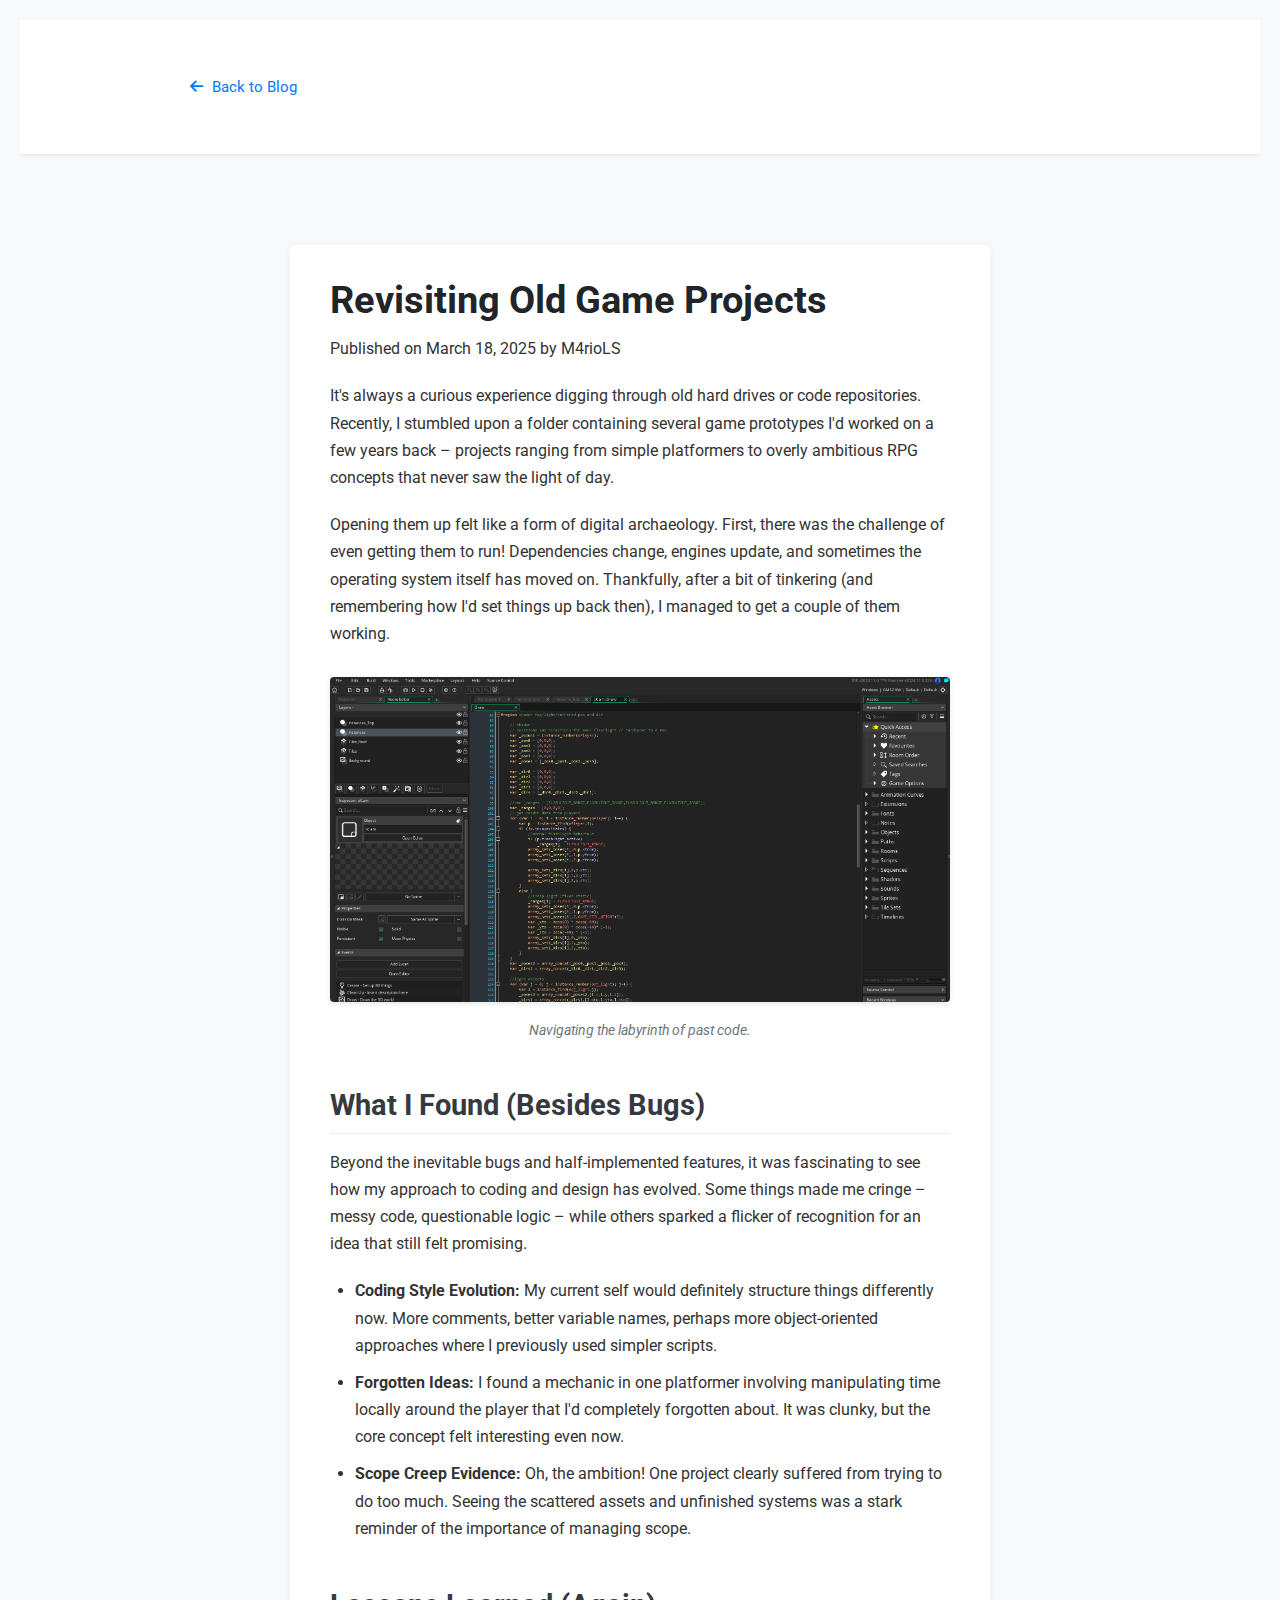
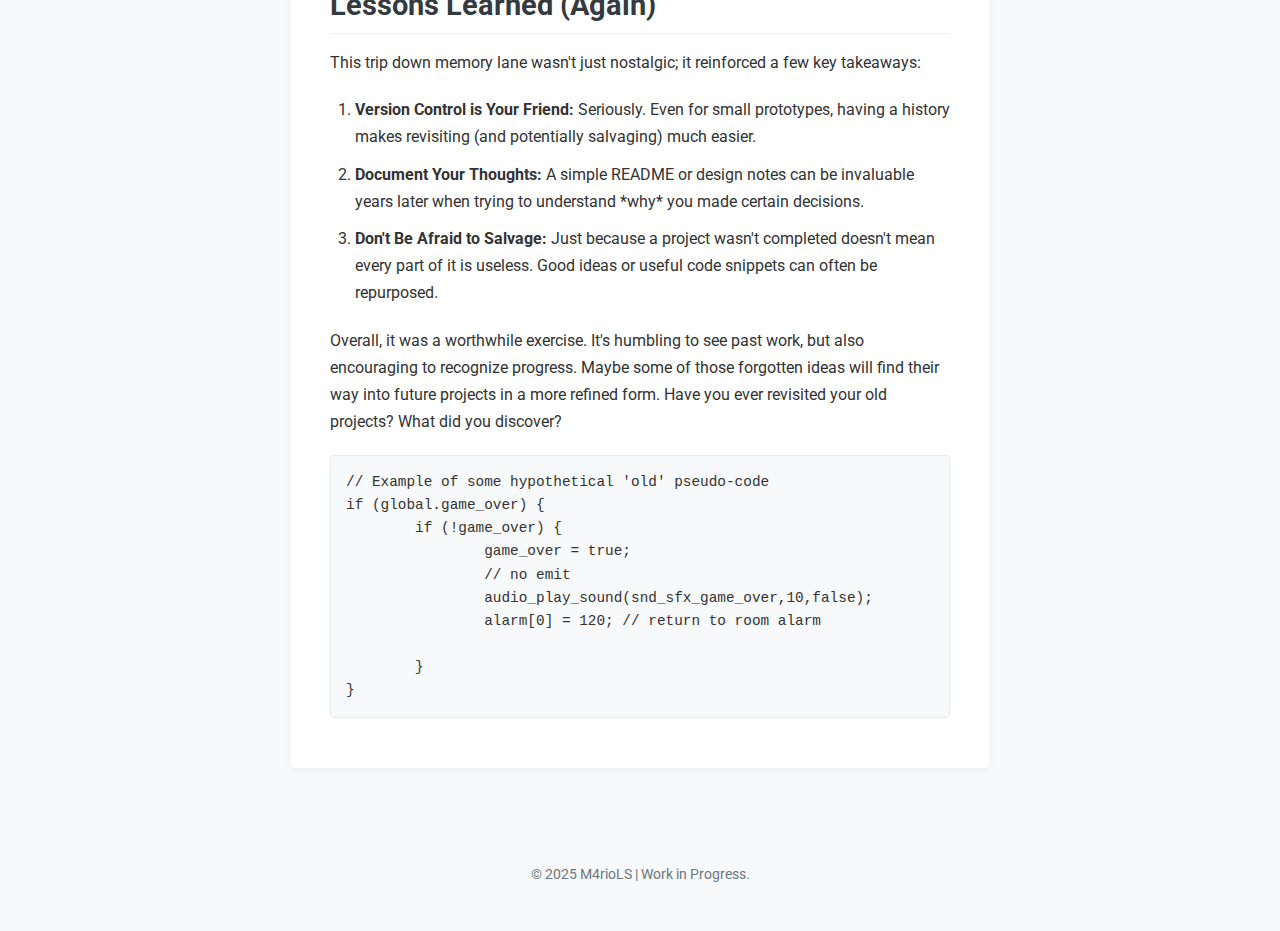
<file: article1.html>
<!DOCTYPE html>
<html lang="en">
<head>
    <meta charset="UTF-8">
    <meta name="viewport" content="width=device-width, initial-scale=1.0">
    <meta name="description" content="A blog post about revisiting and reflecting on old game development projects.">
    <title>Revisiting Old Game Projects - Dev Blog - M4rioLS</title>
    <link rel="icon" href="favicon.ico" type="image/x-icon">
    <link rel="preconnect" href="https://fonts.googleapis.com">
    <link rel="preconnect" href="https://fonts.gstatic.com" crossorigin>
    <link href="https://fonts.googleapis.com/css2?family=Roboto:wght@300;400;700&display=swap" rel="stylesheet">
    <link rel="stylesheet" href="https://cdnjs.cloudflare.com/ajax/libs/font-awesome/6.0.0-beta3/css/all.min.css">
    <link rel="stylesheet" href="styles.css">
</head>
<body>

    <header class="page-header">
        <div class="container header-container">
             <!-- Link back to the main blog page -->
            <a href="blog.html" class="back-link"><i class="fas fa-arrow-left"></i> Back to Blog</a>
            <!-- Article title is now the main heading -->
        </div>
    </header>

    <main class="container">
        <article class="blog-article-full">
            <h1>Revisiting Old Game Projects</h1>
            <p class="post-meta article-meta">Published on March 18, 2025 by M4rioLS</p>

            <p>It's always a curious experience digging through old hard drives or code repositories. Recently, I stumbled upon a folder containing several game prototypes I'd worked on a few years back – projects ranging from simple platformers to overly ambitious RPG concepts that never saw the light of day.</p>

            <p>Opening them up felt like a form of digital archaeology. First, there was the challenge of even getting them to run! Dependencies change, engines update, and sometimes the operating system itself has moved on. Thankfully, after a bit of tinkering (and remembering how I'd set things up back then), I managed to get a couple of them working.</p>

            <figure class="article-image">
                <img src="images/code.png" alt="Abstract image representing old code or game development">
                <figcaption>Navigating the labyrinth of past code.</figcaption>
            </figure>

            <h2>What I Found (Besides Bugs)</h2>
            <p>Beyond the inevitable bugs and half-implemented features, it was fascinating to see how my approach to coding and design has evolved. Some things made me cringe – messy code, questionable logic – while others sparked a flicker of recognition for an idea that still felt promising.</p>
            <ul>
                <li><strong>Coding Style Evolution:</strong> My current self would definitely structure things differently now. More comments, better variable names, perhaps more object-oriented approaches where I previously used simpler scripts.</li>
                <li><strong>Forgotten Ideas:</strong> I found a mechanic in one platformer involving manipulating time locally around the player that I'd completely forgotten about. It was clunky, but the core concept felt interesting even now.</li>
                <li><strong>Scope Creep Evidence:</strong> Oh, the ambition! One project clearly suffered from trying to do too much. Seeing the scattered assets and unfinished systems was a stark reminder of the importance of managing scope.</li>
            </ul>

            <h2>Lessons Learned (Again)</h2>
            <p>This trip down memory lane wasn't just nostalgic; it reinforced a few key takeaways:</p>
            <ol>
                <li><strong>Version Control is Your Friend:</strong> Seriously. Even for small prototypes, having a history makes revisiting (and potentially salvaging) much easier.</li>
                <li><strong>Document Your Thoughts:</strong> A simple README or design notes can be invaluable years later when trying to understand *why* you made certain decisions.</li>
                <li><strong>Don't Be Afraid to Salvage:</strong> Just because a project wasn't completed doesn't mean every part of it is useless. Good ideas or useful code snippets can often be repurposed.</li>
            </ol>

            <p>Overall, it was a worthwhile exercise. It's humbling to see past work, but also encouraging to recognize progress. Maybe some of those forgotten ideas will find their way into future projects in a more refined form. Have you ever revisited your old projects? What did you discover?</p>

            <!-- Optional: Add code block example -->
            <pre class="code-block"><code>// Example of some hypothetical 'old' pseudo-code
if (global.game_over) {
	if (!game_over) {
		game_over = true;
		// no emit
		audio_play_sound(snd_sfx_game_over,10,false);
		alarm[0] = 120;	// return to room alarm

	}
}</code></pre>

        </article>

    </main>

    <footer>
        <p>© 2025 M4rioLS | Work in Progress.</p>
    </footer>

</body>
</html>
</file>
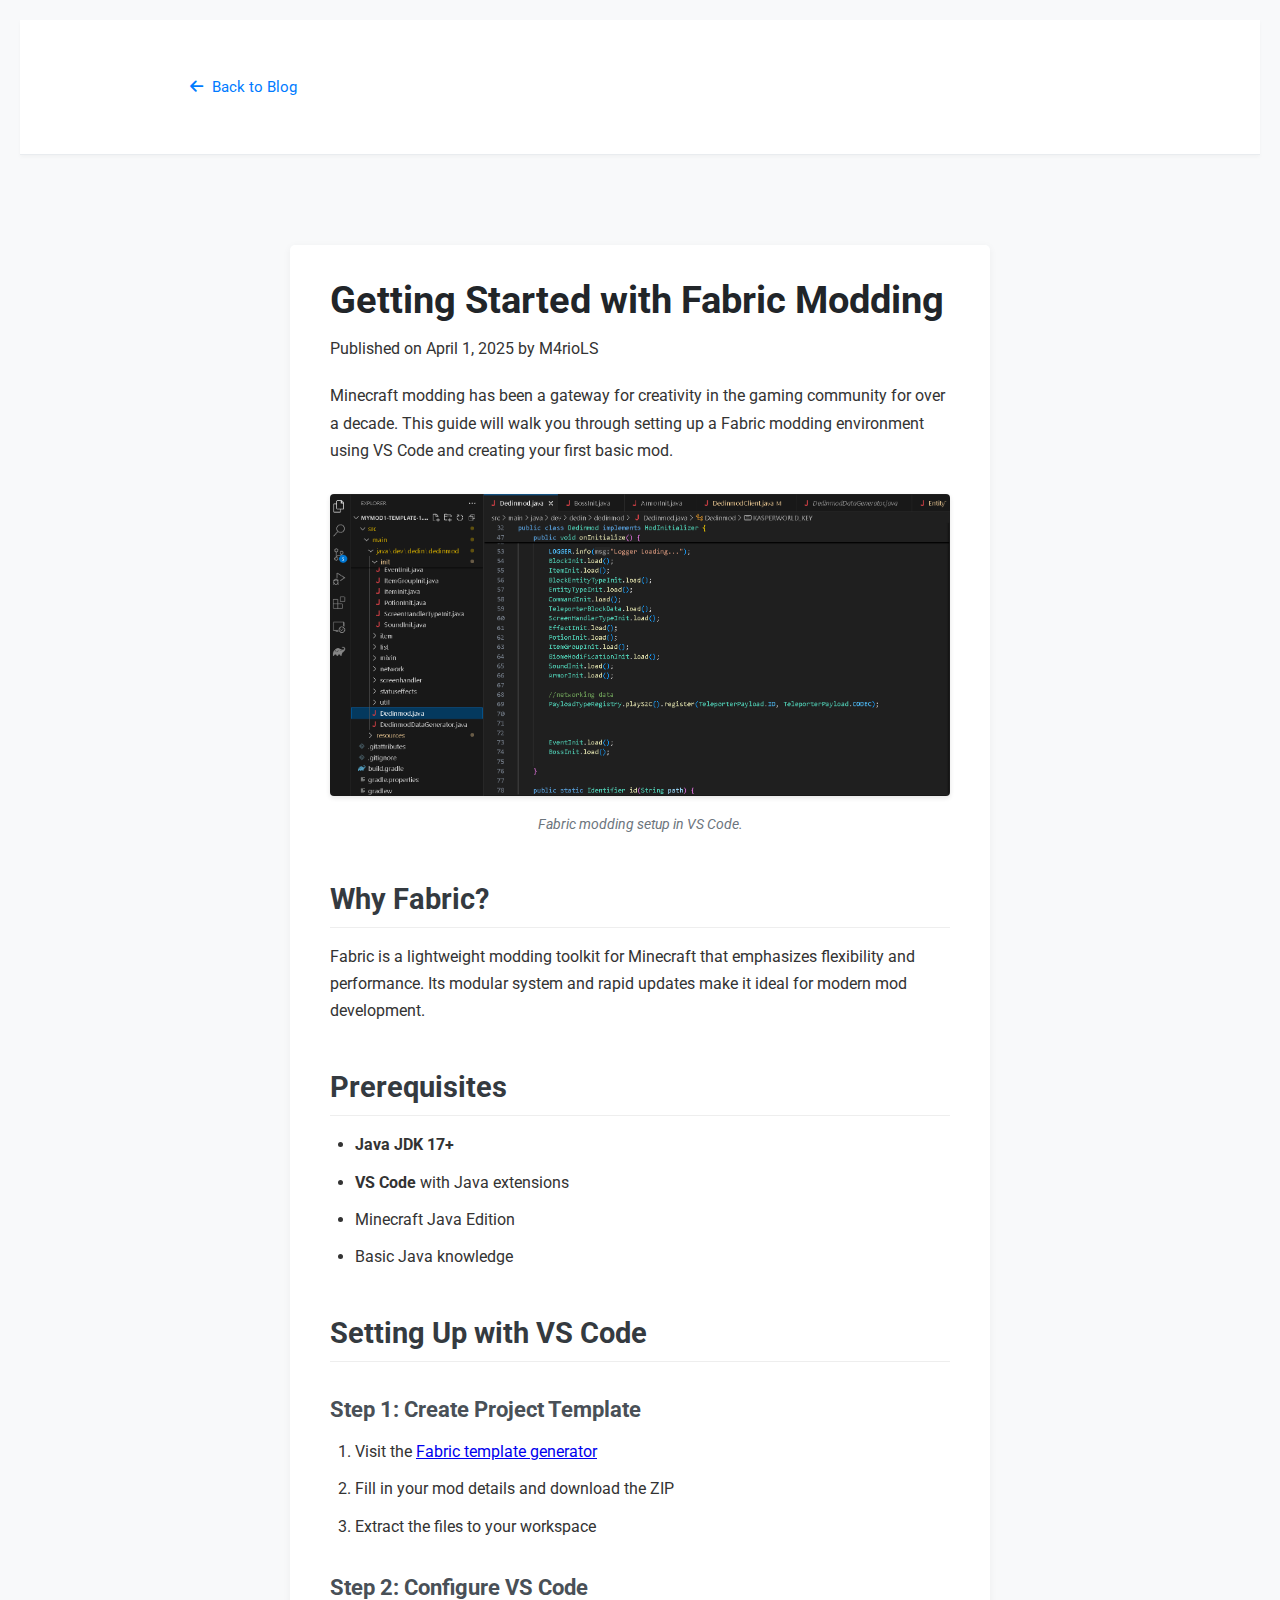
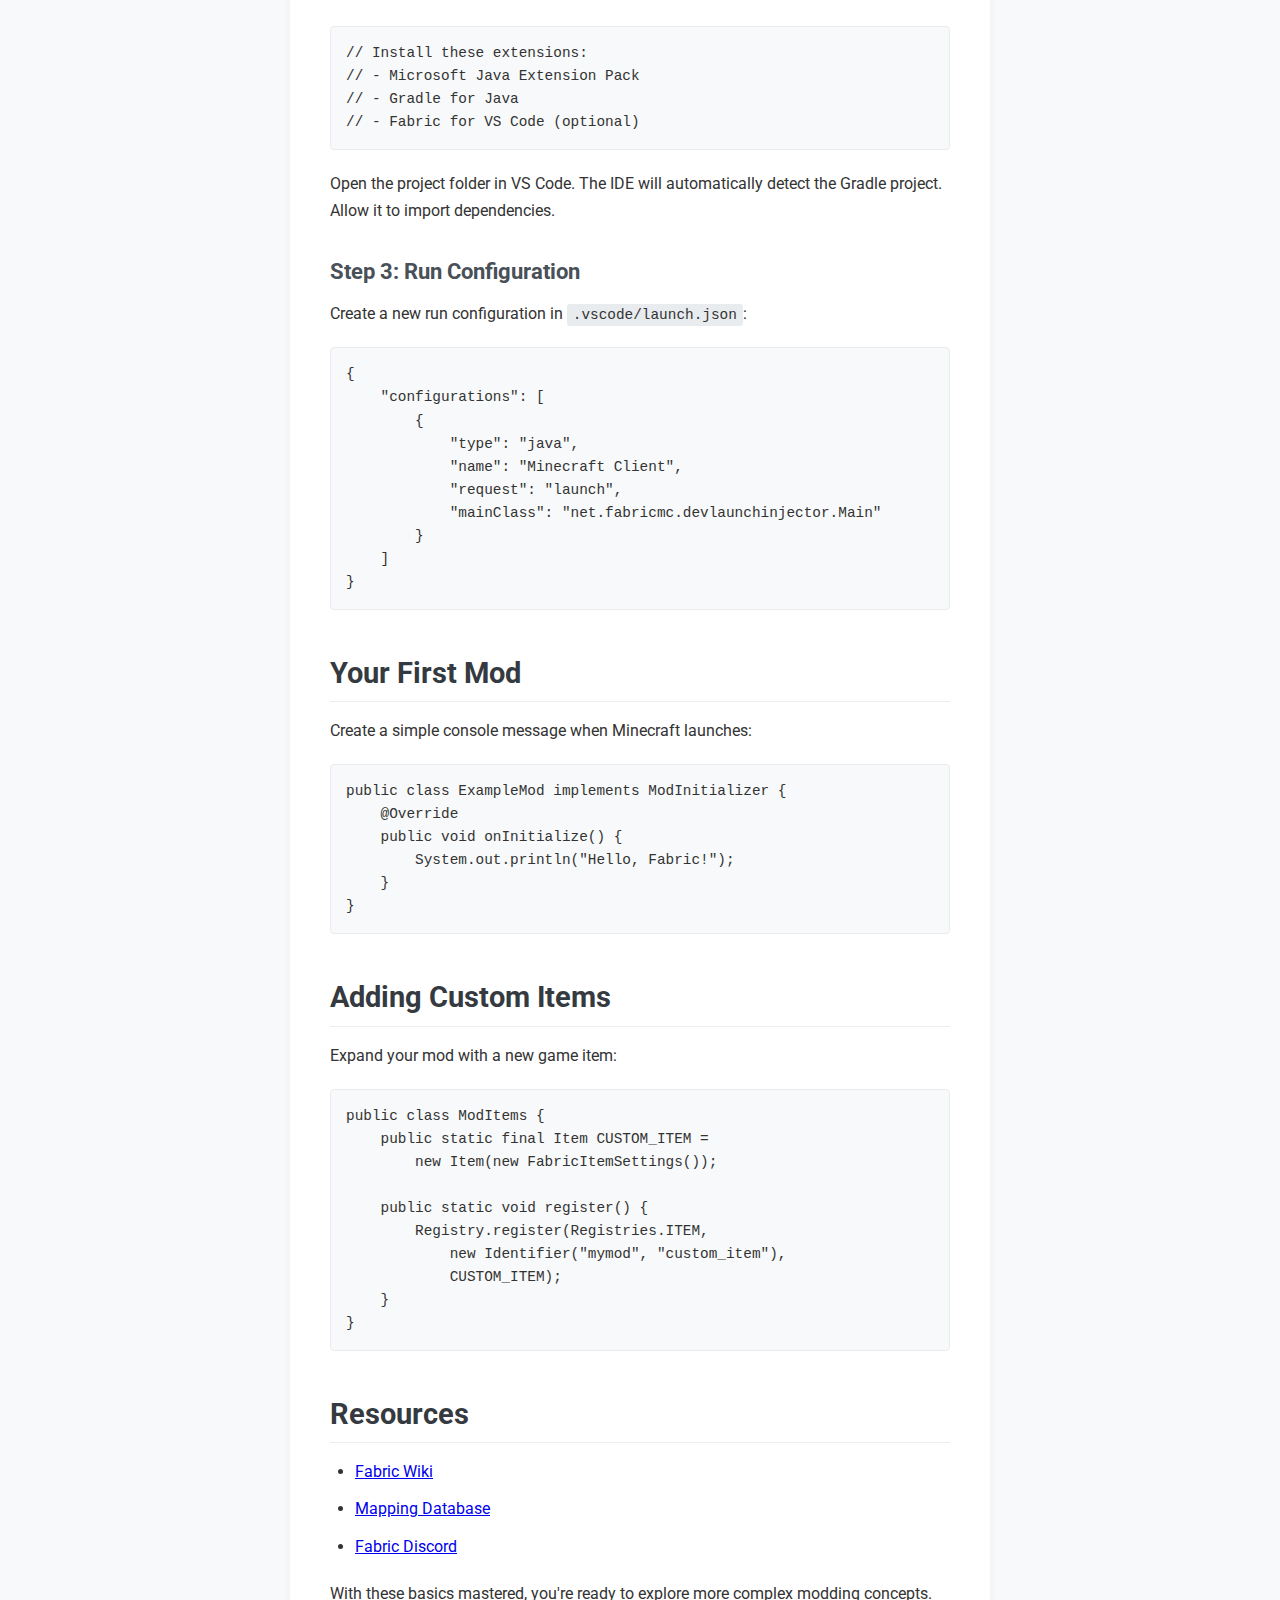
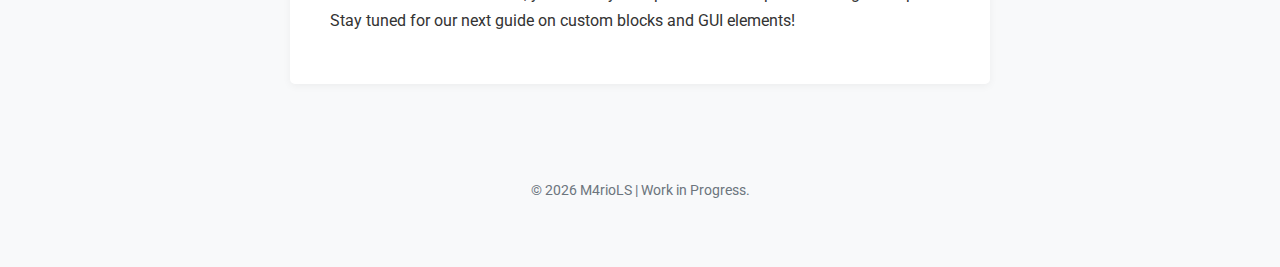
<file: article2.html>
<!DOCTYPE html>
<html lang="en">
<head>
    <meta charset="UTF-8">
    <meta name="viewport" content="width=device-width, initial-scale=1.0">
    <meta name="description" content="A guide to setting up a Fabric Minecraft modding environment using VS Code.">
    <title>Getting Started with Fabric Modding - Dev Blog - M4rioLS</title>
    <link rel="icon" href="favicon.ico" type="image/x-icon">
    <link rel="preconnect" href="https://fonts.googleapis.com">
    <link rel="preconnect" href="https://fonts.gstatic.com" crossorigin>
    <link href="https://fonts.googleapis.com/css2?family=Roboto:wght@300;400;700&display=swap" rel="stylesheet">
    <link rel="stylesheet" href="https://cdnjs.cloudflare.com/ajax/libs/font-awesome/6.0.0-beta3/css/all.min.css">
    <link rel="stylesheet" href="styles.css">
</head>
<body>

    <header class="page-header">
        <div class="container header-container">
            <a href="blog.html" class="back-link"><i class="fas fa-arrow-left"></i> Back to Blog</a>
        </div>
    </header>

    <main class="container">
        <article class="blog-article-full">
            <h1>Getting Started with Fabric Modding</h1>
            <p class="post-meta article-meta">Published on April 1, 2025 by M4rioLS</p>

            <p>Minecraft modding has been a gateway for creativity in the gaming community for over a decade. This guide will walk you through setting up a Fabric modding environment using VS Code and creating your first basic mod.</p>

            <figure class="article-image">
                <img src="images/code-mc.png" alt="VS Code interface with Fabric modding tools">
                <figcaption>Fabric modding setup in VS Code.</figcaption>
            </figure>

            <h2>Why Fabric?</h2>
            <p>Fabric is a lightweight modding toolkit for Minecraft that emphasizes flexibility and performance. Its modular system and rapid updates make it ideal for modern mod development.</p>

            <h2>Prerequisites</h2>
            <ul>
                <li><strong>Java JDK 17+</strong></li>
                <li><strong>VS Code</strong> with Java extensions</li>
                <li>Minecraft Java Edition</li>
                <li>Basic Java knowledge</li>
            </ul>

            <h2>Setting Up with VS Code</h2>
            <h3>Step 1: Create Project Template</h3>
            <ol>
                <li>Visit the <a href="https://fabricmc.net/develop/template/">Fabric template generator</a></li>
                <li>Fill in your mod details and download the ZIP</li>
                <li>Extract the files to your workspace</li>
            </ol>

            <h3>Step 2: Configure VS Code</h3>
            <pre class="code-block"><code>// Install these extensions:
// - Microsoft Java Extension Pack
// - Gradle for Java
// - Fabric for VS Code (optional)</code></pre>

            <p>Open the project folder in VS Code. The IDE will automatically detect the Gradle project. Allow it to import dependencies.</p>

            <h3>Step 3: Run Configuration</h3>
            <p>Create a new run configuration in <code>.vscode/launch.json</code>:</p>
            <pre class="code-block"><code>{
    "configurations": [
        {
            "type": "java",
            "name": "Minecraft Client",
            "request": "launch",
            "mainClass": "net.fabricmc.devlaunchinjector.Main"
        }
    ]
}</code></pre>

            <h2>Your First Mod</h2>
            <p>Create a simple console message when Minecraft launches:</p>
            <pre class="code-block"><code>public class ExampleMod implements ModInitializer {
    @Override
    public void onInitialize() {
        System.out.println("Hello, Fabric!");
    }
}</code></pre>

            <h2>Adding Custom Items</h2>
            <p>Expand your mod with a new game item:</p>
            <pre class="code-block"><code>public class ModItems {
    public static final Item CUSTOM_ITEM = 
        new Item(new FabricItemSettings());
    
    public static void register() {
        Registry.register(Registries.ITEM, 
            new Identifier("mymod", "custom_item"), 
            CUSTOM_ITEM);
    }
}</code></pre>

            <h2>Resources</h2>
            <ul>
                <li><a href="https://fabricmc.net/wiki/">Fabric Wiki</a></li>
                <li><a href="https://mappings.ceph.dev/">Mapping Database</a></li>
                <li><a href="https://discord.gg/fabricmc">Fabric Discord</a></li>
            </ul>

            <p>With these basics mastered, you're ready to explore more complex modding concepts. Stay tuned for our next guide on custom blocks and GUI elements!</p>

        </article>
    </main>

    <footer>
        <p>© 2026 M4rioLS | Work in Progress.</p>
    </footer>

</body>
</html>
</file>
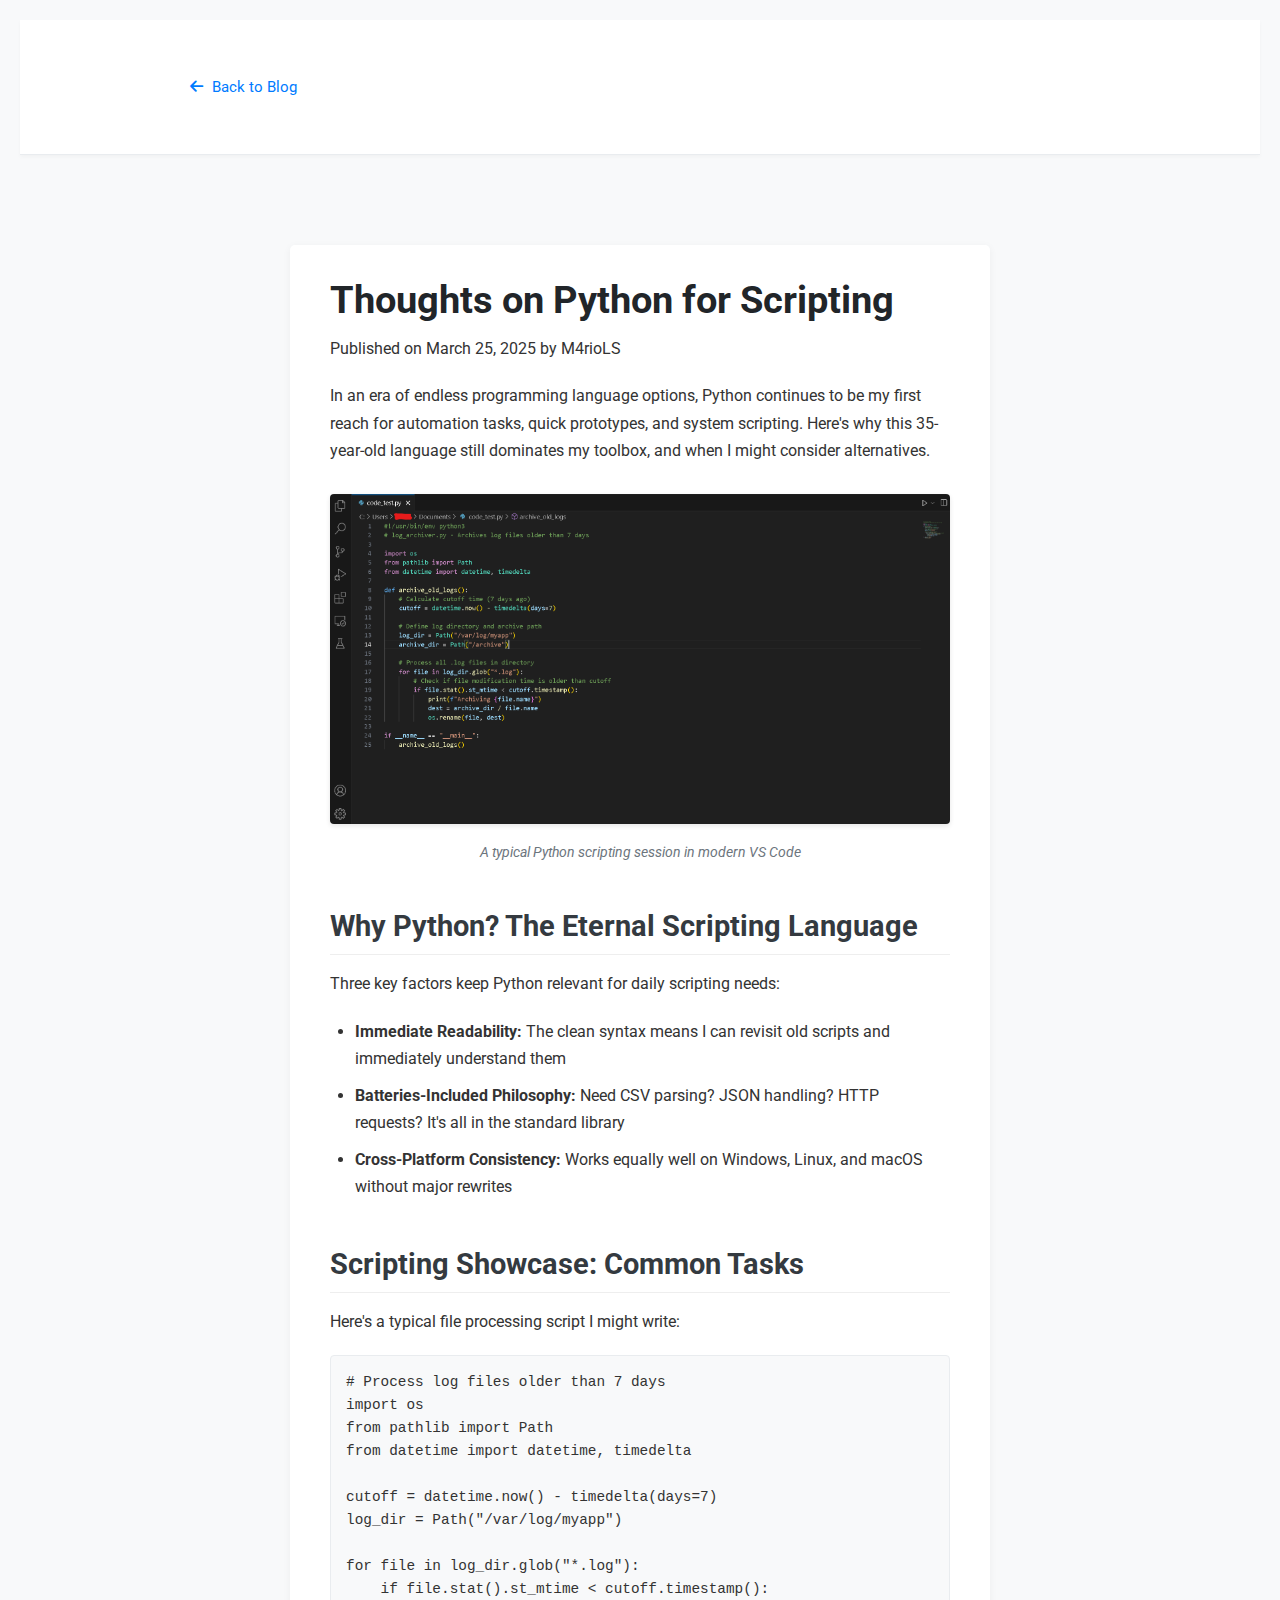
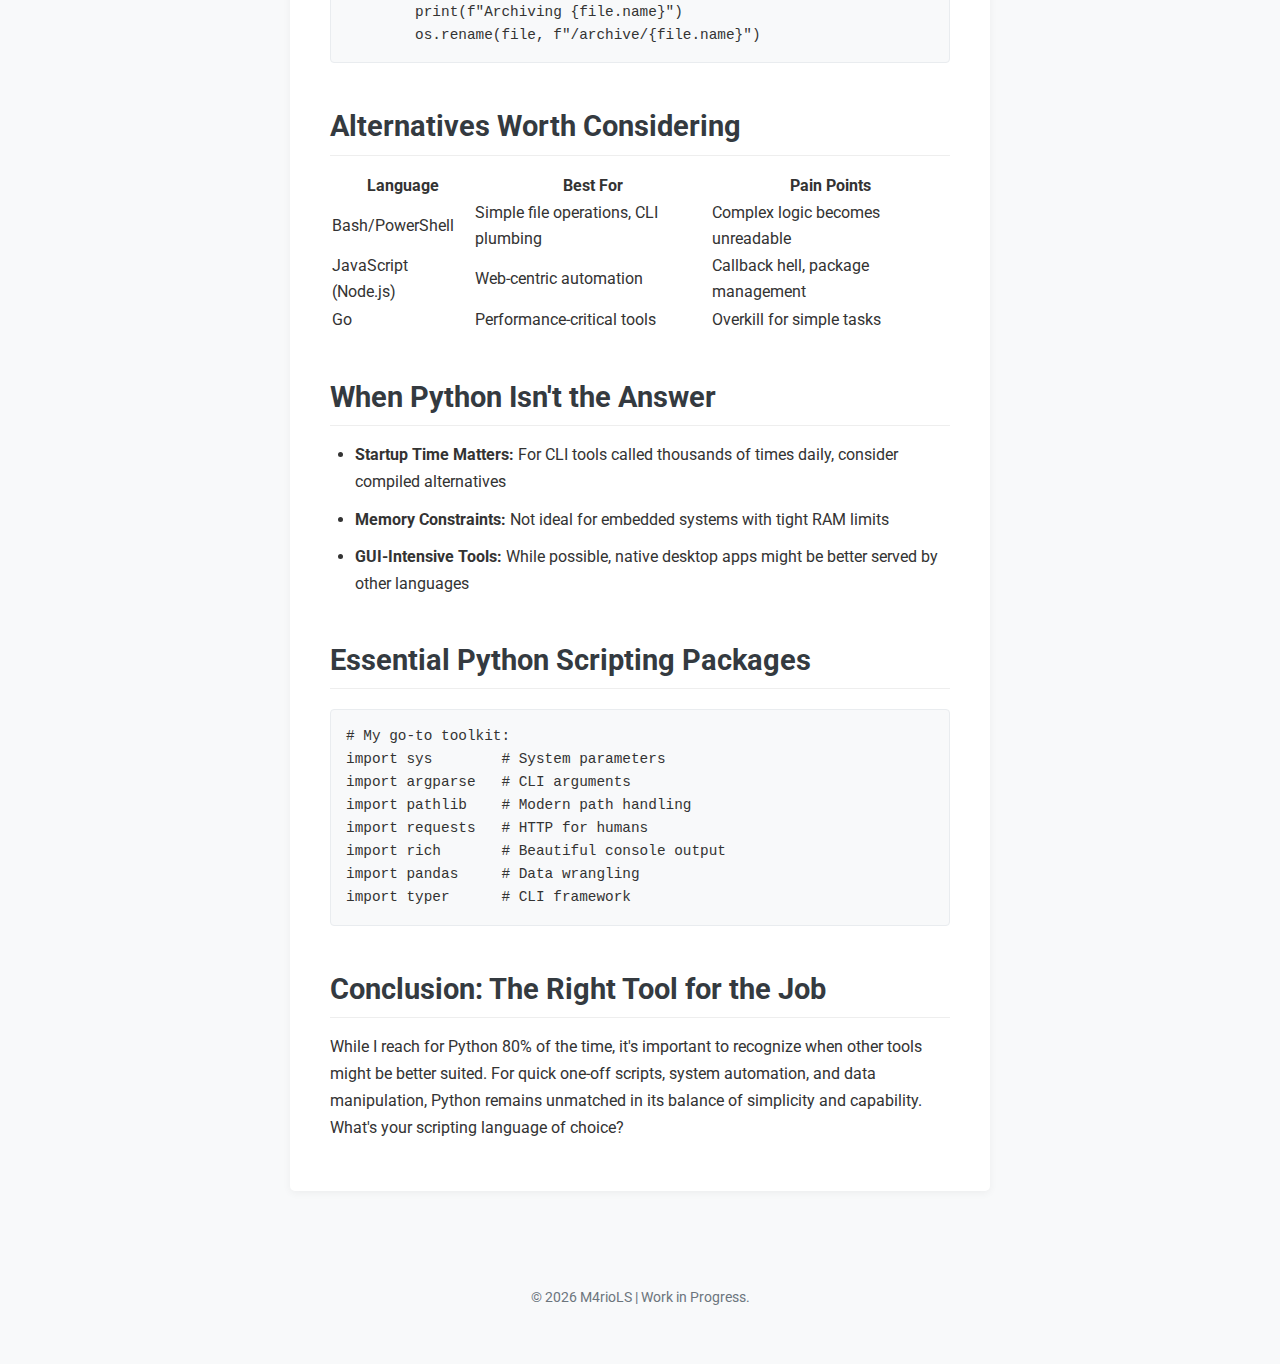
<file: article3.html>
<!DOCTYPE html>
<html lang="en">
<head>
    <meta charset="UTF-8">
    <meta name="viewport" content="width=device-width, initial-scale=1.0">
    <meta name="description" content="Analysis of Python's strengths for scripting and automation tasks">
    <title>Thoughts on Python for Scripting - Dev Blog - M4rioLS</title>
    <link rel="icon" href="favicon.ico" type="image/x-icon">
    <link rel="preconnect" href="https://fonts.googleapis.com">
    <link rel="preconnect" href="https://fonts.gstatic.com" crossorigin>
    <link href="https://fonts.googleapis.com/css2?family=Roboto:wght@300;400;700&display=swap" rel="stylesheet">
    <link rel="stylesheet" href="https://cdnjs.cloudflare.com/ajax/libs/font-awesome/6.0.0-beta3/css/all.min.css">
    <link rel="stylesheet" href="styles.css">
</head>
<body>

    <header class="page-header">
        <div class="container header-container">
            <a href="blog.html" class="back-link"><i class="fas fa-arrow-left"></i> Back to Blog</a>
        </div>
    </header>

    <main class="container">
        <article class="blog-article-full">
            <h1>Thoughts on Python for Scripting</h1>
            <p class="post-meta article-meta">Published on March 25, 2025 by M4rioLS</p>

            <p>In an era of endless programming language options, Python continues to be my first reach for automation tasks, quick prototypes, and system scripting. Here's why this 35-year-old language still dominates my toolbox, and when I might consider alternatives.</p>

            <figure class="article-image">
                <img src="images/code-py.png" alt="Python code snippet in an editor">
                <figcaption>A typical Python scripting session in modern VS Code</figcaption>
            </figure>

            <h2>Why Python? The Eternal Scripting Language</h2>
            <p>Three key factors keep Python relevant for daily scripting needs:</p>
            <ul>
                <li><strong>Immediate Readability:</strong> The clean syntax means I can revisit old scripts and immediately understand them</li>
                <li><strong>Batteries-Included Philosophy:</strong> Need CSV parsing? JSON handling? HTTP requests? It's all in the standard library</li>
                <li><strong>Cross-Platform Consistency:</strong> Works equally well on Windows, Linux, and macOS without major rewrites</li>
            </ul>

            <h2>Scripting Showcase: Common Tasks</h2>
            <p>Here's a typical file processing script I might write:</p>
            <pre class="code-block"><code># Process log files older than 7 days
import os
from pathlib import Path
from datetime import datetime, timedelta

cutoff = datetime.now() - timedelta(days=7)
log_dir = Path("/var/log/myapp")

for file in log_dir.glob("*.log"):
    if file.stat().st_mtime < cutoff.timestamp():
        print(f"Archiving {file.name}")
        os.rename(file, f"/archive/{file.name}")</code></pre>

            <h2>Alternatives Worth Considering</h2>
            <div class="comparison-table">
                <table>
                    <tr>
                        <th>Language</th>
                        <th>Best For</th>
                        <th>Pain Points</th>
                    </tr>
                    <tr>
                        <td>Bash/PowerShell</td>
                        <td>Simple file operations, CLI plumbing</td>
                        <td>Complex logic becomes unreadable</td>
                    </tr>
                    <tr>
                        <td>JavaScript (Node.js)</td>
                        <td>Web-centric automation</td>
                        <td>Callback hell, package management</td>
                    </tr>
                    <tr>
                        <td>Go</td>
                        <td>Performance-critical tools</td>
                        <td>Overkill for simple tasks</td>
                    </tr>
                </table>
            </div>

            <h2>When Python Isn't the Answer</h2>
            <ul>
                <li><strong>Startup Time Matters:</strong> For CLI tools called thousands of times daily, consider compiled alternatives</li>
                <li><strong>Memory Constraints:</strong> Not ideal for embedded systems with tight RAM limits</li>
                <li><strong>GUI-Intensive Tools:</strong> While possible, native desktop apps might be better served by other languages</li>
            </ul>

            <h2>Essential Python Scripting Packages</h2>
            <pre class="code-block"><code># My go-to toolkit:
import sys        # System parameters
import argparse   # CLI arguments
import pathlib    # Modern path handling
import requests   # HTTP for humans
import rich       # Beautiful console output
import pandas     # Data wrangling
import typer      # CLI framework</code></pre>

            <h2>Conclusion: The Right Tool for the Job</h2>
            <p>While I reach for Python 80% of the time, it's important to recognize when other tools might be better suited. For quick one-off scripts, system automation, and data manipulation, Python remains unmatched in its balance of simplicity and capability. What's your scripting language of choice?</p>

        </article>
    </main>

    <footer>
        <p>© 2026 M4rioLS | Work in Progress.</p>
    </footer>

</body>
</html>
</file>
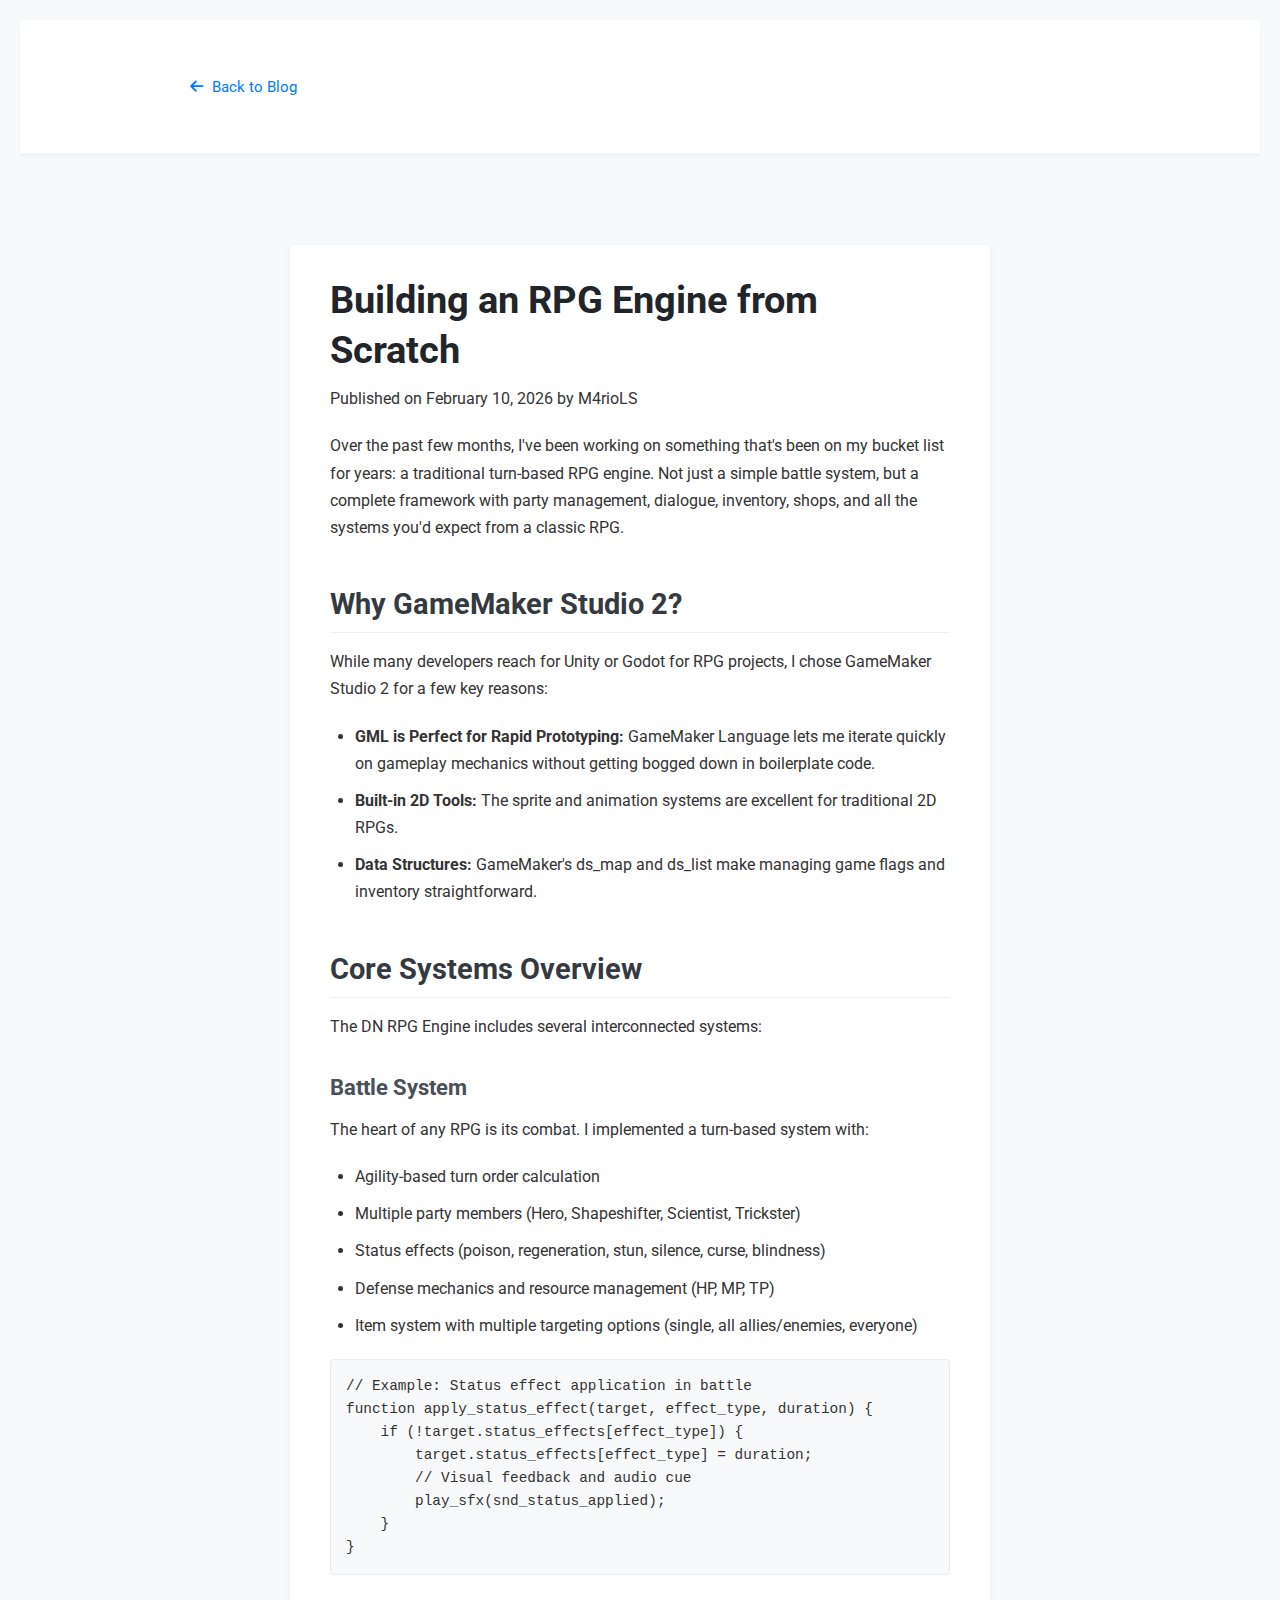
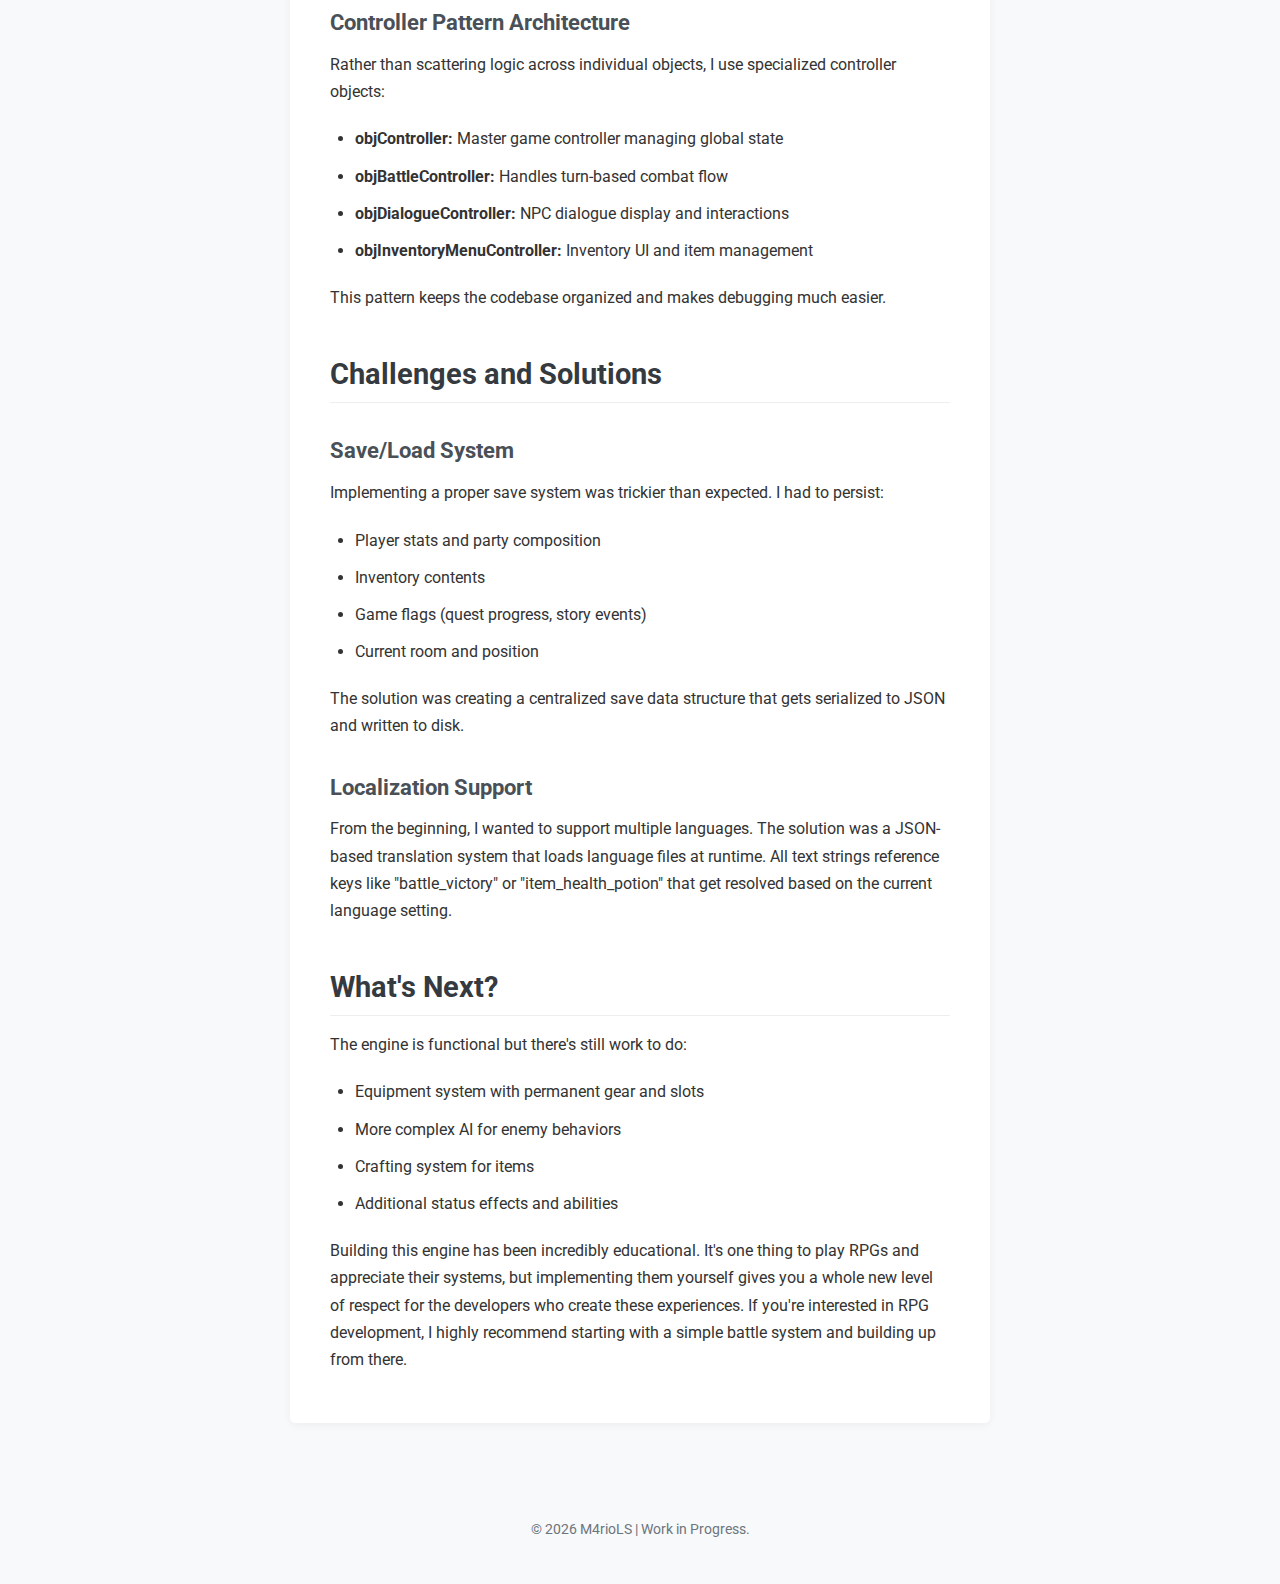
<file: article4.html>
<!DOCTYPE html>
<html lang="en">
<head>
    <meta charset="UTF-8">
    <meta name="viewport" content="width=device-width, initial-scale=1.0">
    <meta name="description" content="Deep dive into building a traditional RPG engine in GameMaker Studio 2.">
    <title>Building an RPG Engine from Scratch - Dev Blog - M4rioLS</title>
    <link rel="icon" href="favicon.ico" type="image/x-icon">
    <link rel="preconnect" href="https://fonts.googleapis.com">
    <link rel="preconnect" href="https://fonts.gstatic.com" crossorigin>
    <link href="https://fonts.googleapis.com/css2?family=Roboto:wght@300;400;700&display=swap" rel="stylesheet">
    <link rel="stylesheet" href="https://cdnjs.cloudflare.com/ajax/libs/font-awesome/6.0.0-beta3/css/all.min.css">
    <link rel="stylesheet" href="styles.css">
</head>
<body>

    <header class="page-header">
        <div class="container header-container">
            <a href="blog.html" class="back-link"><i class="fas fa-arrow-left"></i> Back to Blog</a>
        </div>
    </header>

    <main class="container">
        <article class="blog-article-full">
            <h1>Building an RPG Engine from Scratch</h1>
            <p class="post-meta article-meta">Published on February 10, 2026 by M4rioLS</p>

            <p>Over the past few months, I've been working on something that's been on my bucket list for years: a traditional turn-based RPG engine. Not just a simple battle system, but a complete framework with party management, dialogue, inventory, shops, and all the systems you'd expect from a classic RPG.</p>

            <h2>Why GameMaker Studio 2?</h2>
            <p>While many developers reach for Unity or Godot for RPG projects, I chose GameMaker Studio 2 for a few key reasons:</p>
            <ul>
                <li><strong>GML is Perfect for Rapid Prototyping:</strong> GameMaker Language lets me iterate quickly on gameplay mechanics without getting bogged down in boilerplate code.</li>
                <li><strong>Built-in 2D Tools:</strong> The sprite and animation systems are excellent for traditional 2D RPGs.</li>
                <li><strong>Data Structures:</strong> GameMaker's ds_map and ds_list make managing game flags and inventory straightforward.</li>
            </ul>

            <h2>Core Systems Overview</h2>
            <p>The DN RPG Engine includes several interconnected systems:</p>

            <h3>Battle System</h3>
            <p>The heart of any RPG is its combat. I implemented a turn-based system with:</p>
            <ul>
                <li>Agility-based turn order calculation</li>
                <li>Multiple party members (Hero, Shapeshifter, Scientist, Trickster)</li>
                <li>Status effects (poison, regeneration, stun, silence, curse, blindness)</li>
                <li>Defense mechanics and resource management (HP, MP, TP)</li>
                <li>Item system with multiple targeting options (single, all allies/enemies, everyone)</li>
            </ul>

            <pre class="code-block"><code>// Example: Status effect application in battle
function apply_status_effect(target, effect_type, duration) {
    if (!target.status_effects[effect_type]) {
        target.status_effects[effect_type] = duration;
        // Visual feedback and audio cue
        play_sfx(snd_status_applied);
    }
}</code></pre>

            <h3>Controller Pattern Architecture</h3>
            <p>Rather than scattering logic across individual objects, I use specialized controller objects:</p>
            <ul>
                <li><strong>objController:</strong> Master game controller managing global state</li>
                <li><strong>objBattleController:</strong> Handles turn-based combat flow</li>
                <li><strong>objDialogueController:</strong> NPC dialogue display and interactions</li>
                <li><strong>objInventoryMenuController:</strong> Inventory UI and item management</li>
            </ul>

            <p>This pattern keeps the codebase organized and makes debugging much easier.</p>

            <h2>Challenges and Solutions</h2>
            
            <h3>Save/Load System</h3>
            <p>Implementing a proper save system was trickier than expected. I had to persist:</p>
            <ul>
                <li>Player stats and party composition</li>
                <li>Inventory contents</li>
                <li>Game flags (quest progress, story events)</li>
                <li>Current room and position</li>
            </ul>
            <p>The solution was creating a centralized save data structure that gets serialized to JSON and written to disk.</p>

            <h3>Localization Support</h3>
            <p>From the beginning, I wanted to support multiple languages. The solution was a JSON-based translation system that loads language files at runtime. All text strings reference keys like "battle_victory" or "item_health_potion" that get resolved based on the current language setting.</p>

            <h2>What's Next?</h2>
            <p>The engine is functional but there's still work to do:</p>
            <ul>
                <li>Equipment system with permanent gear and slots</li>
                <li>More complex AI for enemy behaviors</li>
                <li>Crafting system for items</li>
                <li>Additional status effects and abilities</li>
            </ul>

            <p>Building this engine has been incredibly educational. It's one thing to play RPGs and appreciate their systems, but implementing them yourself gives you a whole new level of respect for the developers who create these experiences. If you're interested in RPG development, I highly recommend starting with a simple battle system and building up from there.</p>

        </article>
    </main>

    <footer>
        <p>© 2026 M4rioLS | Work in Progress.</p>
    </footer>

</body>
</html>
</file>
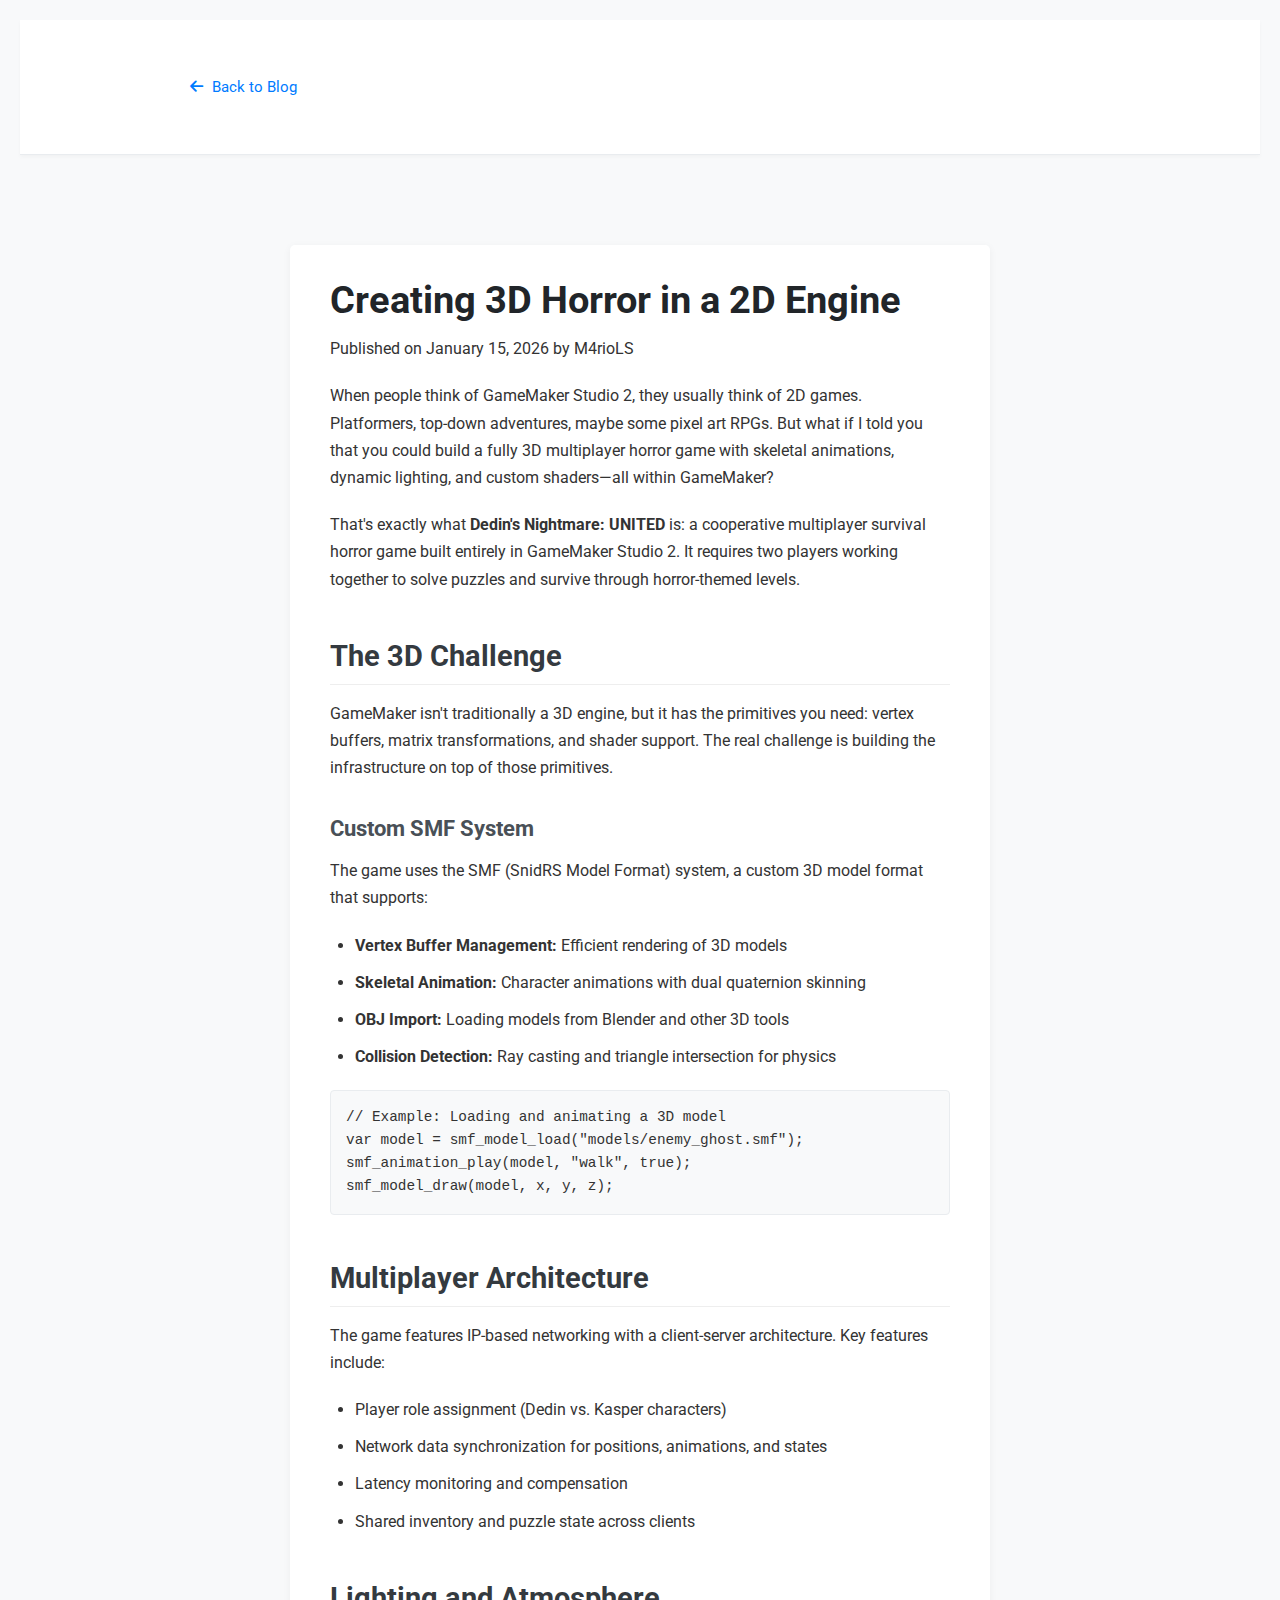
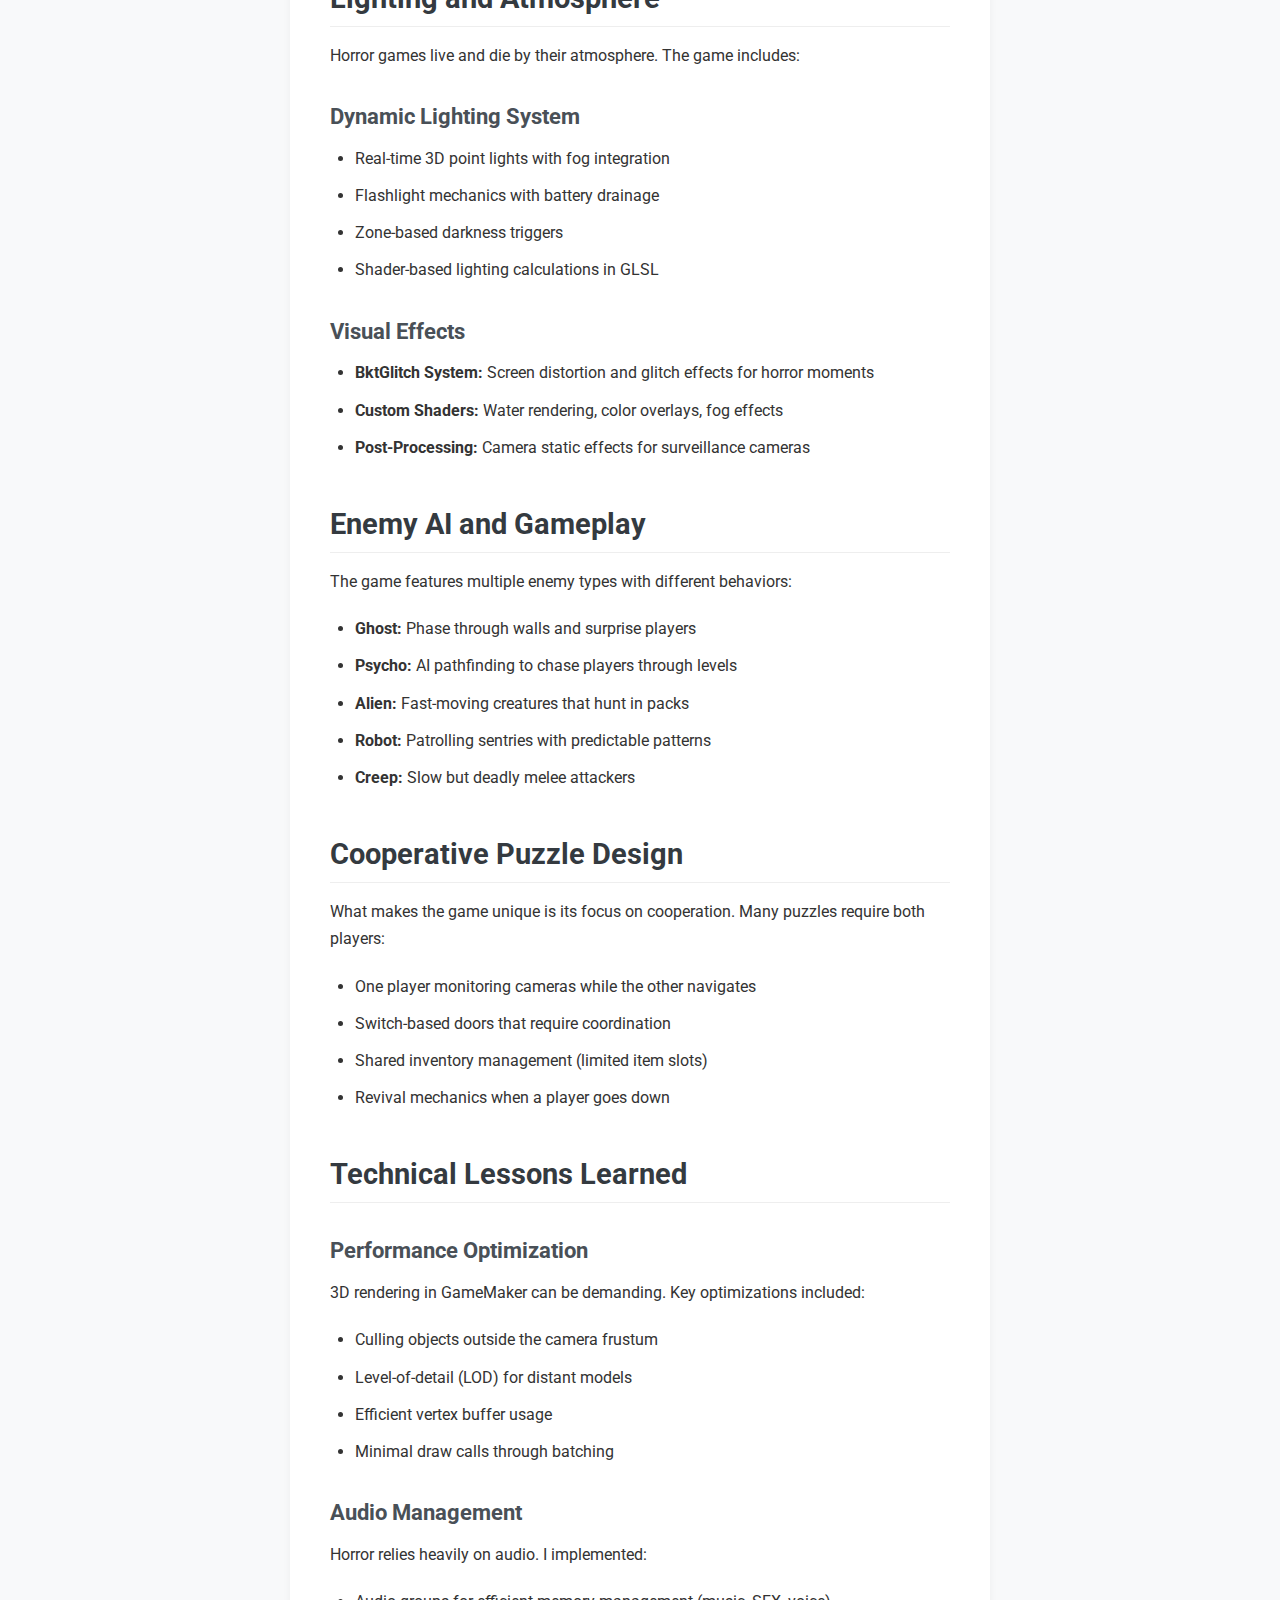
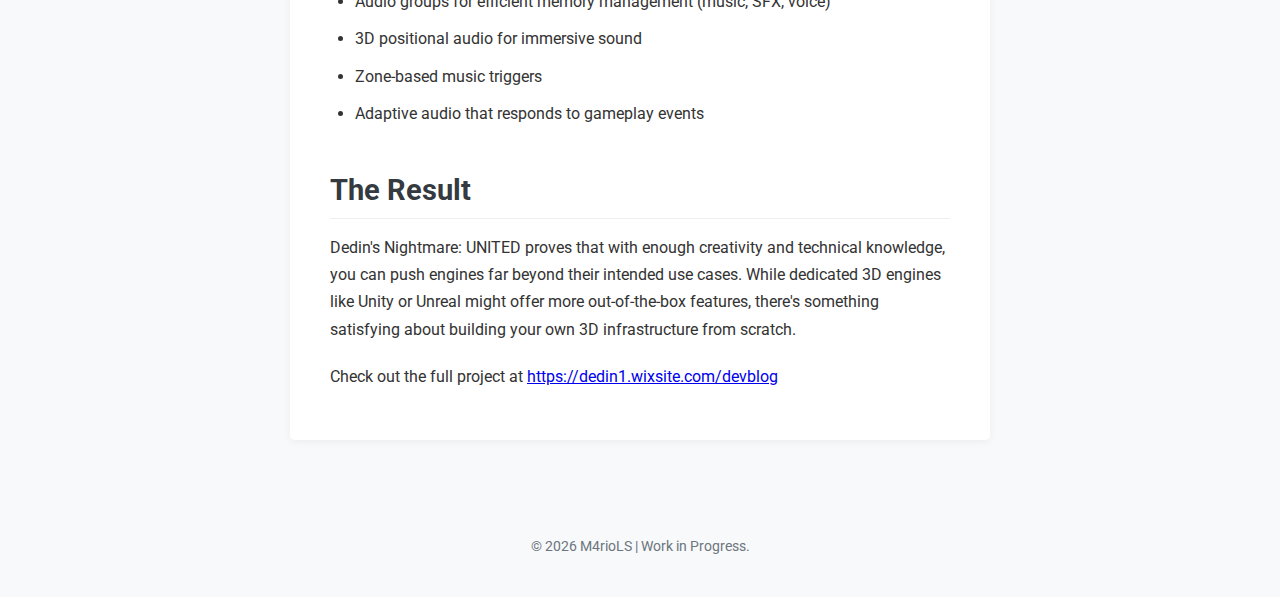
<file: article5.html>
<!DOCTYPE html>
<html lang="en">
<head>
    <meta charset="UTF-8">
    <meta name="viewport" content="width=device-width, initial-scale=1.0">
    <meta name="description" content="Building a cooperative horror game with custom 3D rendering in GameMaker Studio 2.">
    <title>Creating 3D Horror in a 2D Engine - Dev Blog - M4rioLS</title>
    <link rel="icon" href="favicon.ico" type="image/x-icon">
    <link rel="preconnect" href="https://fonts.googleapis.com">
    <link rel="preconnect" href="https://fonts.gstatic.com" crossorigin>
    <link href="https://fonts.googleapis.com/css2?family=Roboto:wght@300;400;700&display=swap" rel="stylesheet">
    <link rel="stylesheet" href="https://cdnjs.cloudflare.com/ajax/libs/font-awesome/6.0.0-beta3/css/all.min.css">
    <link rel="stylesheet" href="styles.css">
</head>
<body>

    <header class="page-header">
        <div class="container header-container">
            <a href="blog.html" class="back-link"><i class="fas fa-arrow-left"></i> Back to Blog</a>
        </div>
    </header>

    <main class="container">
        <article class="blog-article-full">
            <h1>Creating 3D Horror in a 2D Engine</h1>
            <p class="post-meta article-meta">Published on January 15, 2026 by M4rioLS</p>

            <p>When people think of GameMaker Studio 2, they usually think of 2D games. Platformers, top-down adventures, maybe some pixel art RPGs. But what if I told you that you could build a fully 3D multiplayer horror game with skeletal animations, dynamic lighting, and custom shaders—all within GameMaker?</p>

            <p>That's exactly what <strong>Dedin's Nightmare: UNITED</strong> is: a cooperative multiplayer survival horror game built entirely in GameMaker Studio 2. It requires two players working together to solve puzzles and survive through horror-themed levels.</p>

            <h2>The 3D Challenge</h2>
            <p>GameMaker isn't traditionally a 3D engine, but it has the primitives you need: vertex buffers, matrix transformations, and shader support. The real challenge is building the infrastructure on top of those primitives.</p>

            <h3>Custom SMF System</h3>
            <p>The game uses the SMF (SnidRS Model Format) system, a custom 3D model format that supports:</p>
            <ul>
                <li><strong>Vertex Buffer Management:</strong> Efficient rendering of 3D models</li>
                <li><strong>Skeletal Animation:</strong> Character animations with dual quaternion skinning</li>
                <li><strong>OBJ Import:</strong> Loading models from Blender and other 3D tools</li>
                <li><strong>Collision Detection:</strong> Ray casting and triangle intersection for physics</li>
            </ul>

            <pre class="code-block"><code>// Example: Loading and animating a 3D model
var model = smf_model_load("models/enemy_ghost.smf");
smf_animation_play(model, "walk", true);
smf_model_draw(model, x, y, z);</code></pre>

            <h2>Multiplayer Architecture</h2>
            <p>The game features IP-based networking with a client-server architecture. Key features include:</p>
            <ul>
                <li>Player role assignment (Dedin vs. Kasper characters)</li>
                <li>Network data synchronization for positions, animations, and states</li>
                <li>Latency monitoring and compensation</li>
                <li>Shared inventory and puzzle state across clients</li>
            </ul>

            <h2>Lighting and Atmosphere</h2>
            <p>Horror games live and die by their atmosphere. The game includes:</p>

            <h3>Dynamic Lighting System</h3>
            <ul>
                <li>Real-time 3D point lights with fog integration</li>
                <li>Flashlight mechanics with battery drainage</li>
                <li>Zone-based darkness triggers</li>
                <li>Shader-based lighting calculations in GLSL</li>
            </ul>

            <h3>Visual Effects</h3>
            <ul>
                <li><strong>BktGlitch System:</strong> Screen distortion and glitch effects for horror moments</li>
                <li><strong>Custom Shaders:</strong> Water rendering, color overlays, fog effects</li>
                <li><strong>Post-Processing:</strong> Camera static effects for surveillance cameras</li>
            </ul>

            <h2>Enemy AI and Gameplay</h2>
            <p>The game features multiple enemy types with different behaviors:</p>
            <ul>
                <li><strong>Ghost:</strong> Phase through walls and surprise players</li>
                <li><strong>Psycho:</strong> AI pathfinding to chase players through levels</li>
                <li><strong>Alien:</strong> Fast-moving creatures that hunt in packs</li>
                <li><strong>Robot:</strong> Patrolling sentries with predictable patterns</li>
                <li><strong>Creep:</strong> Slow but deadly melee attackers</li>
            </ul>

            <h2>Cooperative Puzzle Design</h2>
            <p>What makes the game unique is its focus on cooperation. Many puzzles require both players:</p>
            <ul>
                <li>One player monitoring cameras while the other navigates</li>
                <li>Switch-based doors that require coordination</li>
                <li>Shared inventory management (limited item slots)</li>
                <li>Revival mechanics when a player goes down</li>
            </ul>

            <h2>Technical Lessons Learned</h2>
            
            <h3>Performance Optimization</h3>
            <p>3D rendering in GameMaker can be demanding. Key optimizations included:</p>
            <ul>
                <li>Culling objects outside the camera frustum</li>
                <li>Level-of-detail (LOD) for distant models</li>
                <li>Efficient vertex buffer usage</li>
                <li>Minimal draw calls through batching</li>
            </ul>

            <h3>Audio Management</h3>
            <p>Horror relies heavily on audio. I implemented:</p>
            <ul>
                <li>Audio groups for efficient memory management (music, SFX, voice)</li>
                <li>3D positional audio for immersive sound</li>
                <li>Zone-based music triggers</li>
                <li>Adaptive audio that responds to gameplay events</li>
            </ul>

            <h2>The Result</h2>
            <p>Dedin's Nightmare: UNITED proves that with enough creativity and technical knowledge, you can push engines far beyond their intended use cases. While dedicated 3D engines like Unity or Unreal might offer more out-of-the-box features, there's something satisfying about building your own 3D infrastructure from scratch.</p>

            <p>Check out the full project at <a href="https://dedin1.wixsite.com/devblog" target="_blank">https://dedin1.wixsite.com/devblog</a></p>

        </article>
    </main>

    <footer>
        <p>© 2026 M4rioLS | Work in Progress.</p>
    </footer>

</body>
</html>
</file>
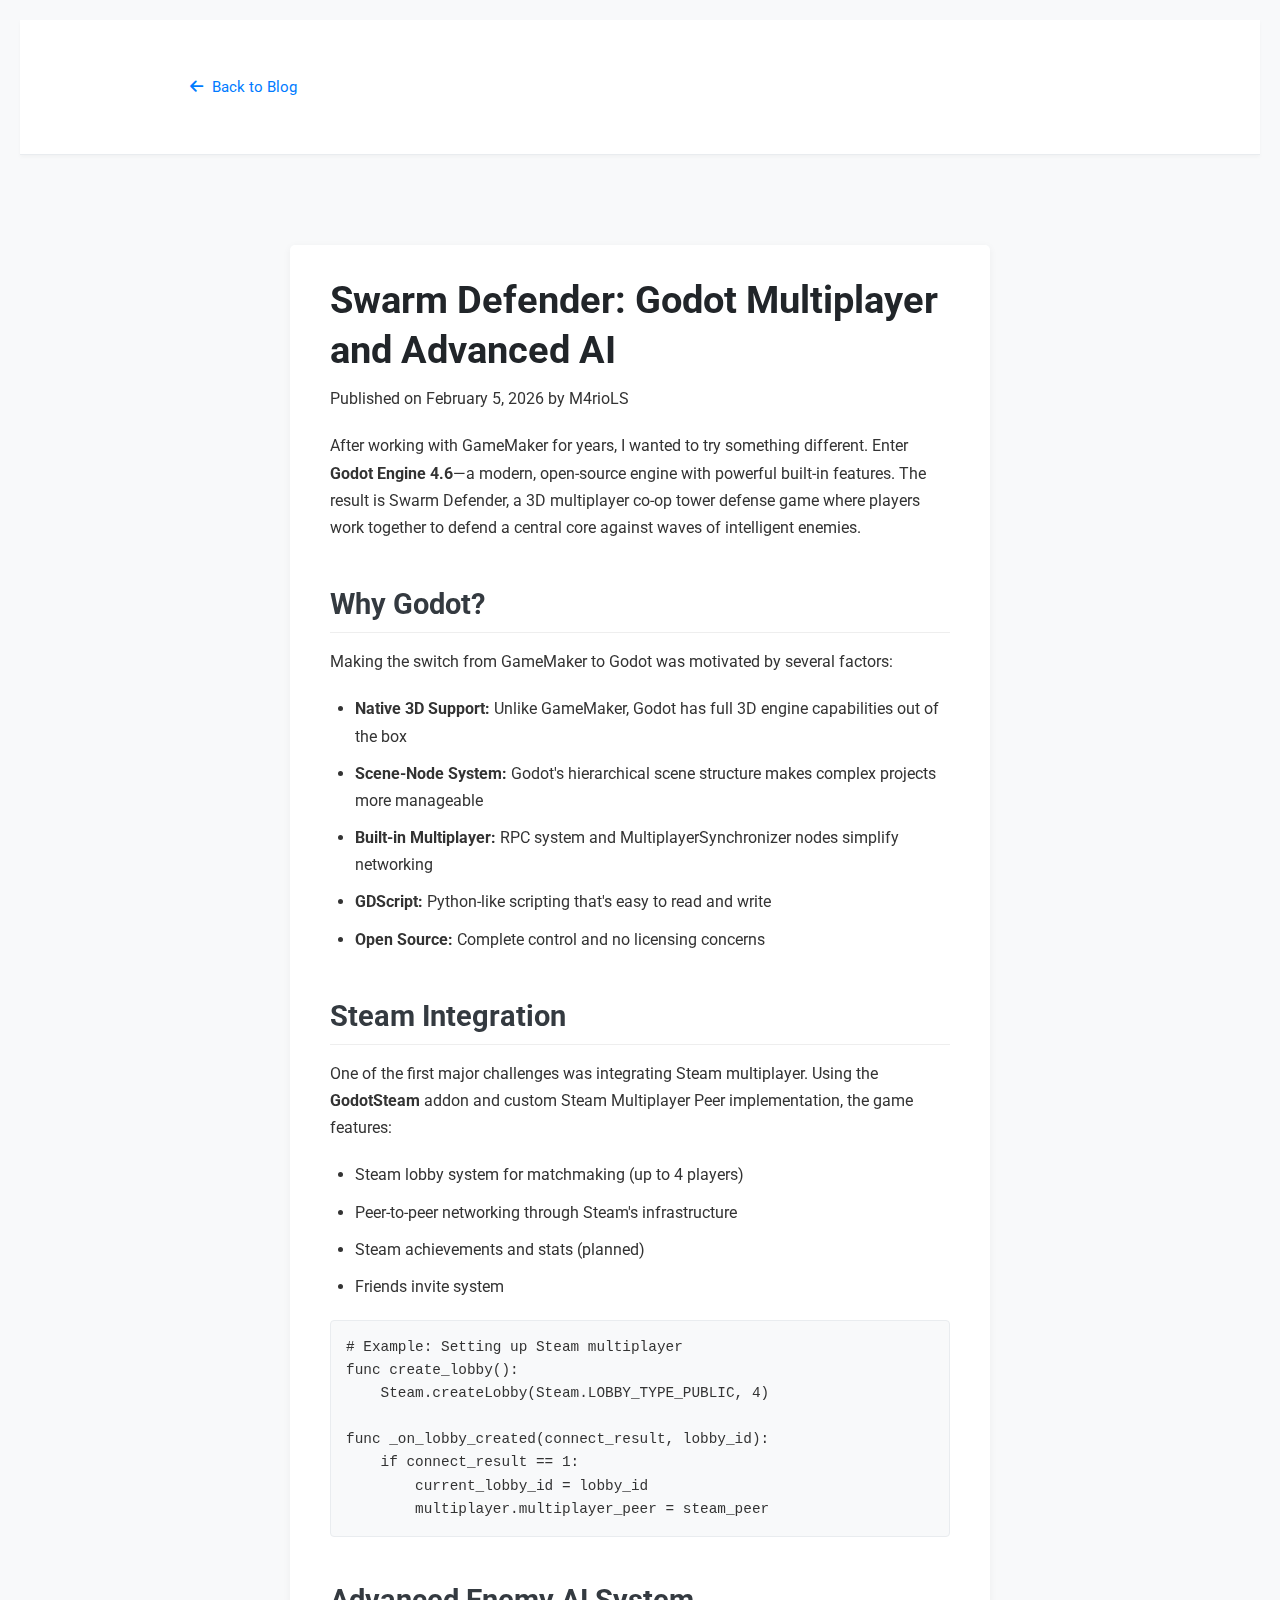
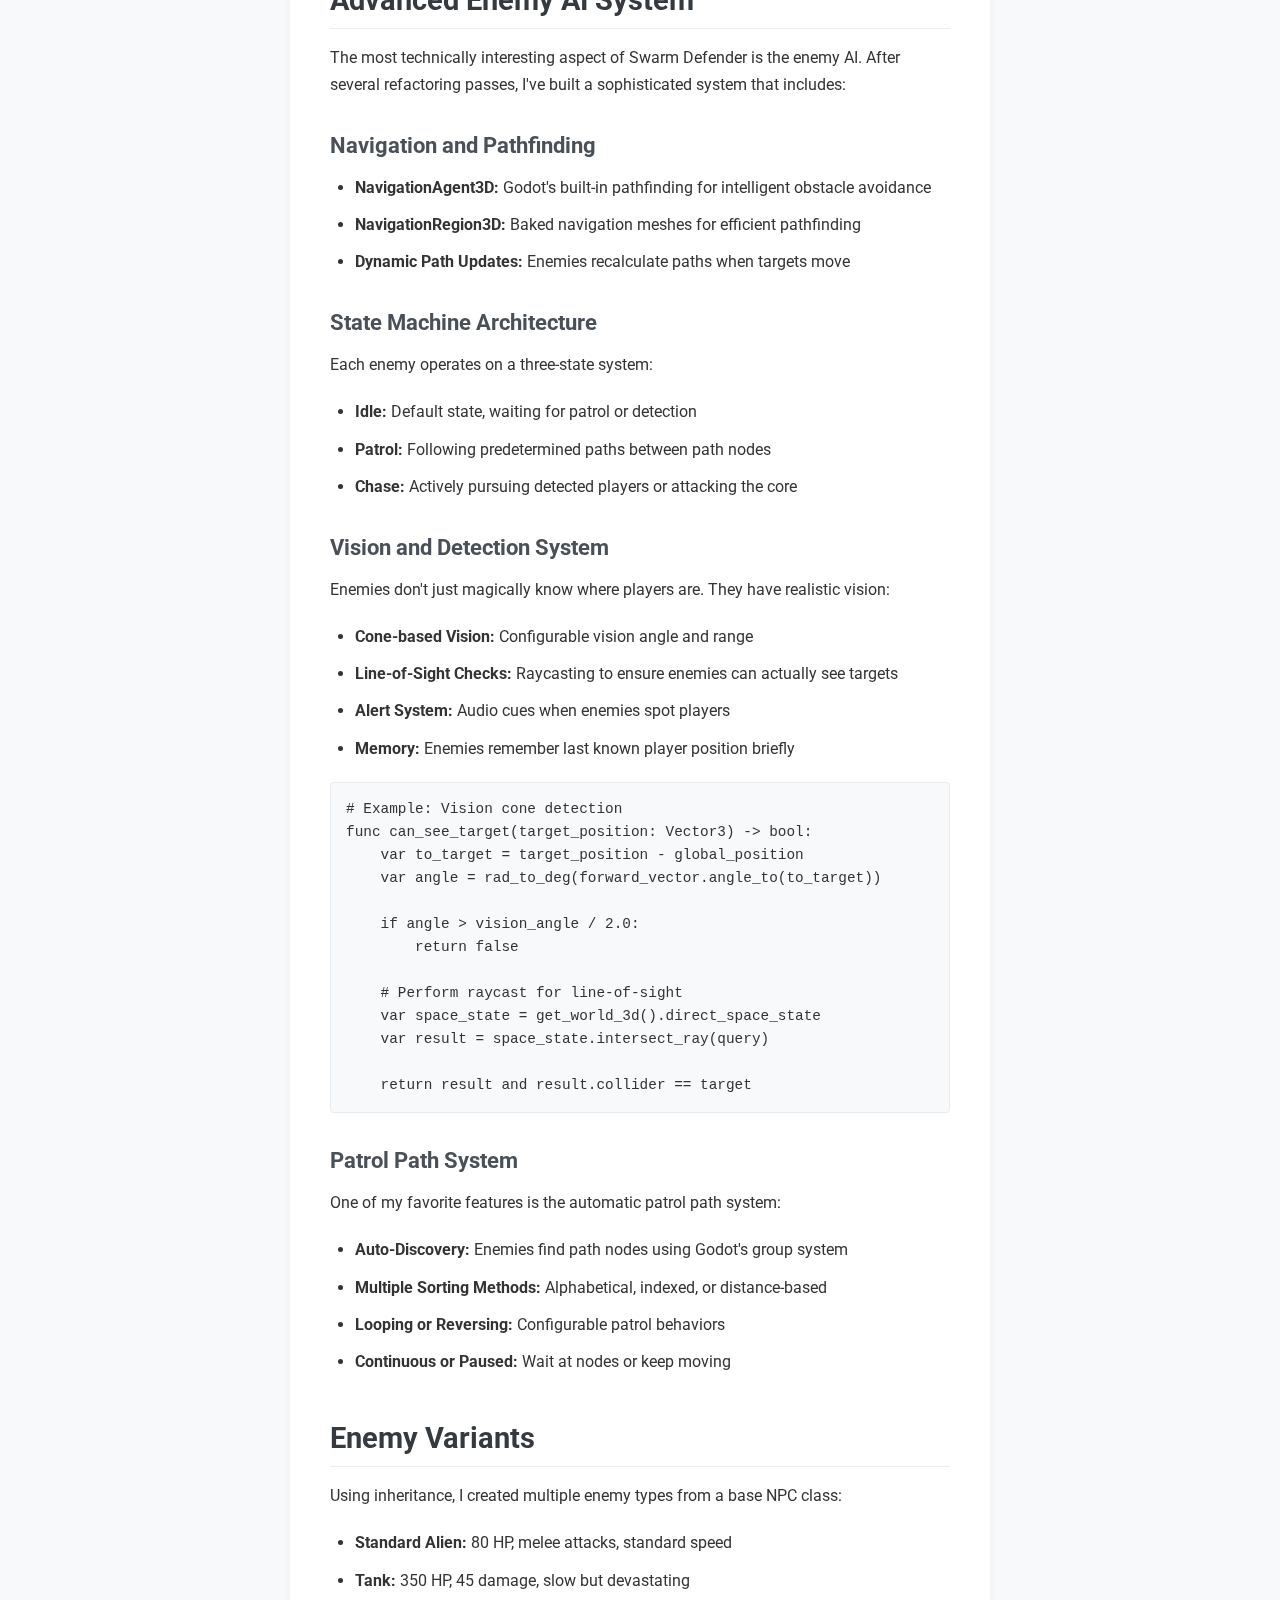
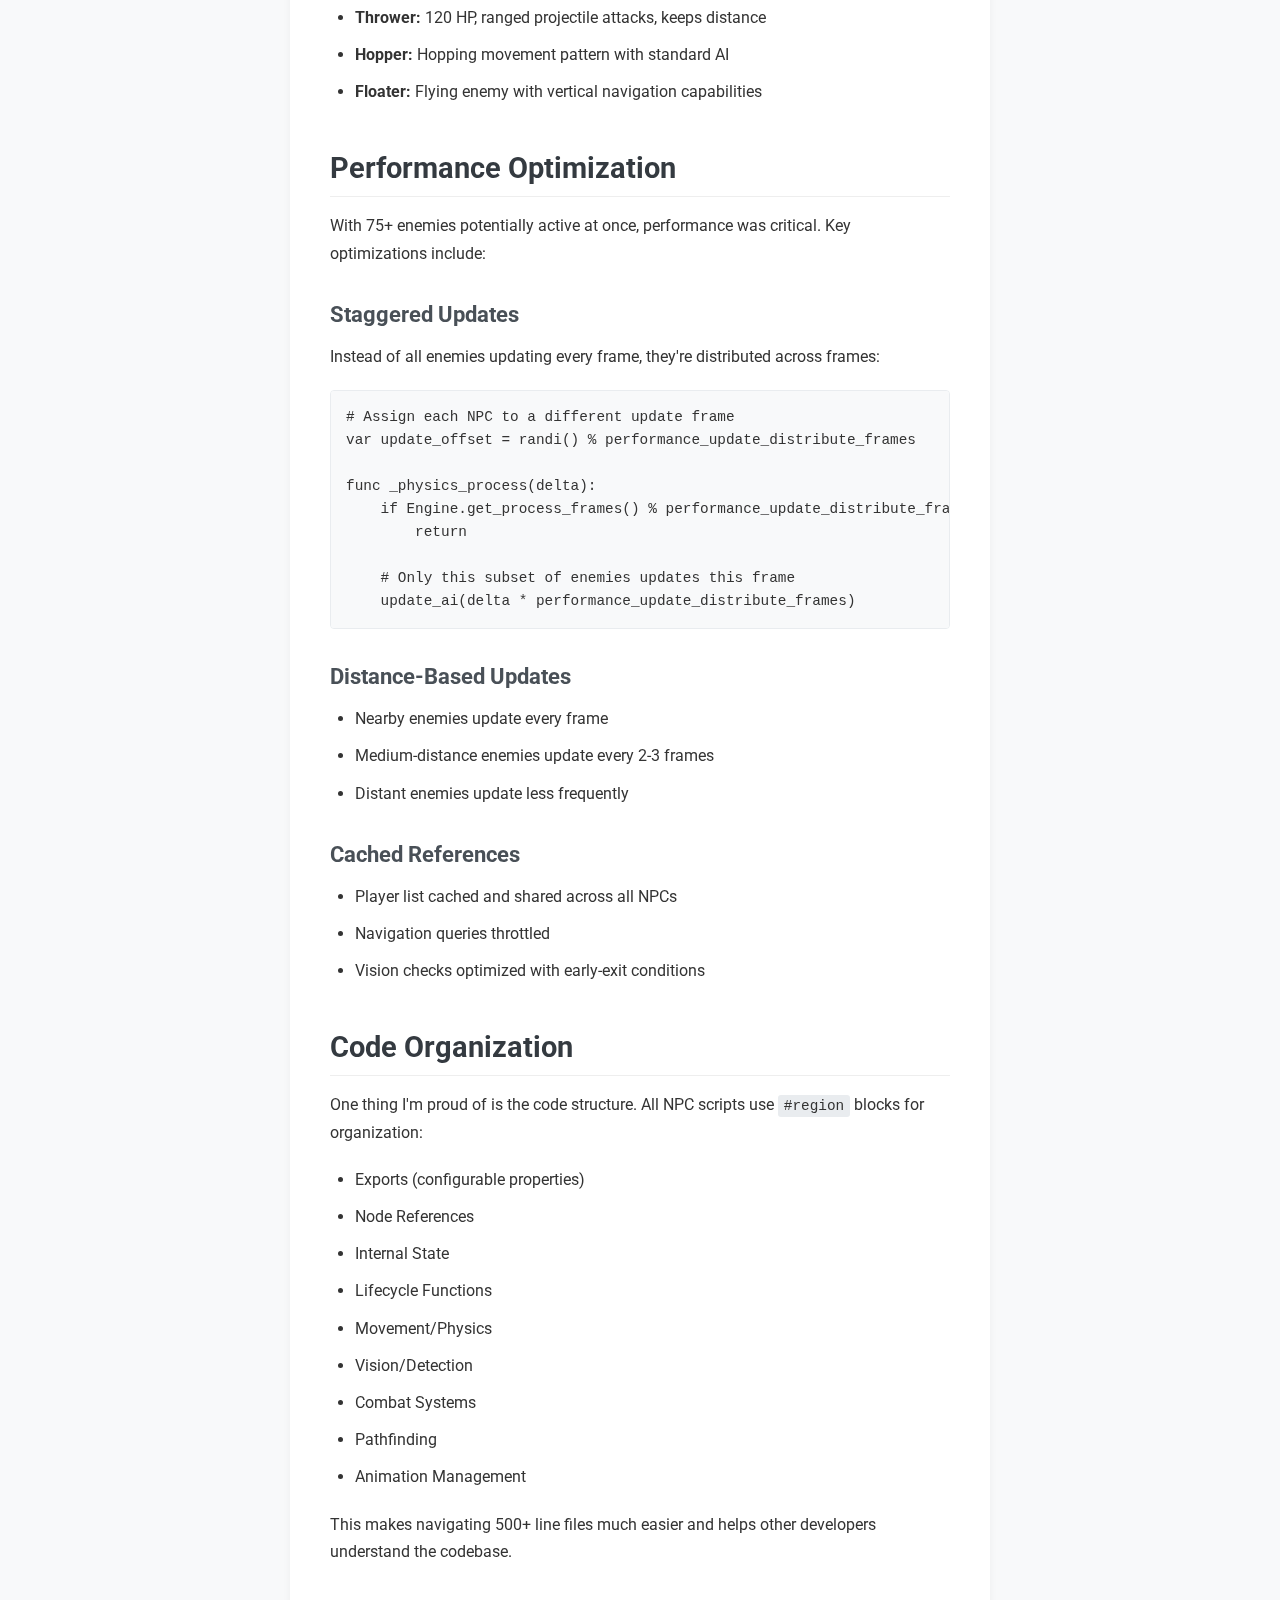
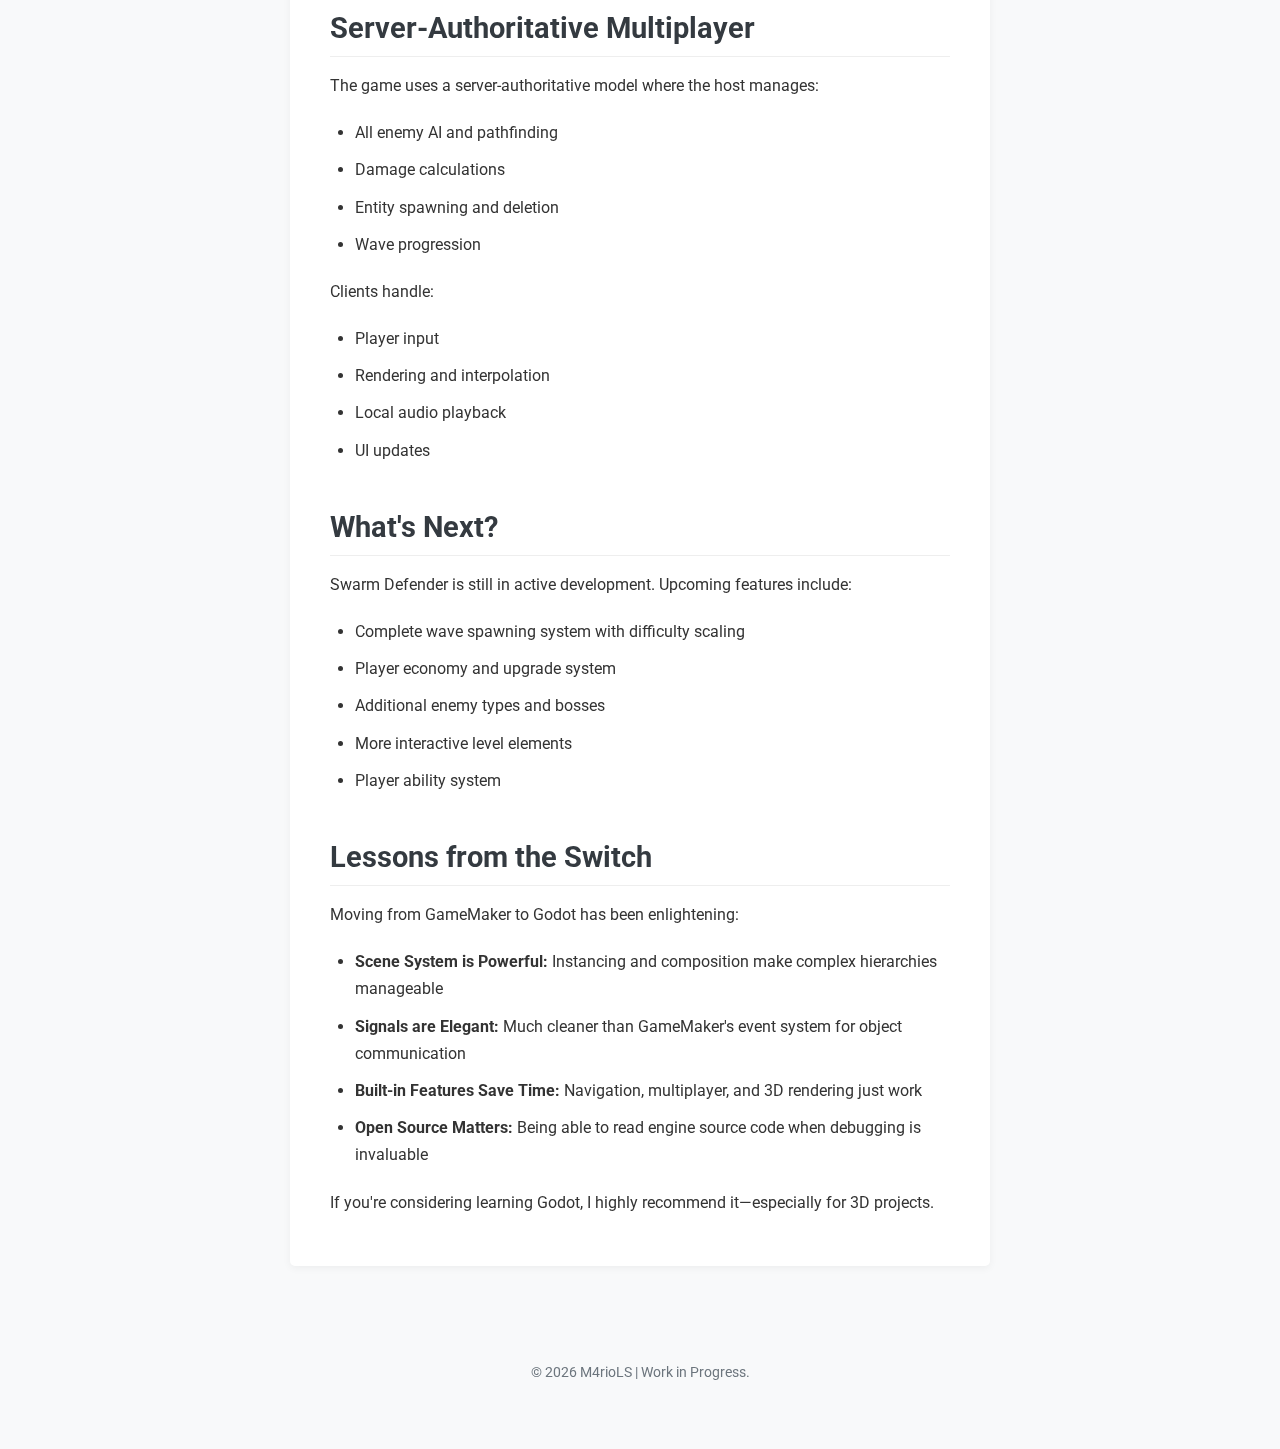
<file: article6.html>
<!DOCTYPE html>
<html lang="en">
<head>
    <meta charset="UTF-8">
    <meta name="viewport" content="width=device-width, initial-scale=1.0">
    <meta name="description" content="Building a multiplayer tower defense game with advanced AI in Godot Engine 4.">
    <title>Swarm Defender: Godot Multiplayer and Advanced AI - Dev Blog - M4rioLS</title>
    <link rel="icon" href="favicon.ico" type="image/x-icon">
    <link rel="preconnect" href="https://fonts.googleapis.com">
    <link rel="preconnect" href="https://fonts.gstatic.com" crossorigin>
    <link href="https://fonts.googleapis.com/css2?family=Roboto:wght@300;400;700&display=swap" rel="stylesheet">
    <link rel="stylesheet" href="https://cdnjs.cloudflare.com/ajax/libs/font-awesome/6.0.0-beta3/css/all.min.css">
    <link rel="stylesheet" href="styles.css">
</head>
<body>

    <header class="page-header">
        <div class="container header-container">
            <a href="blog.html" class="back-link"><i class="fas fa-arrow-left"></i> Back to Blog</a>
        </div>
    </header>

    <main class="container">
        <article class="blog-article-full">
            <h1>Swarm Defender: Godot Multiplayer and Advanced AI</h1>
            <p class="post-meta article-meta">Published on February 5, 2026 by M4rioLS</p>

            <p>After working with GameMaker for years, I wanted to try something different. Enter <strong>Godot Engine 4.6</strong>—a modern, open-source engine with powerful built-in features. The result is Swarm Defender, a 3D multiplayer co-op tower defense game where players work together to defend a central core against waves of intelligent enemies.</p>

            <h2>Why Godot?</h2>
            <p>Making the switch from GameMaker to Godot was motivated by several factors:</p>
            <ul>
                <li><strong>Native 3D Support:</strong> Unlike GameMaker, Godot has full 3D engine capabilities out of the box</li>
                <li><strong>Scene-Node System:</strong> Godot's hierarchical scene structure makes complex projects more manageable</li>
                <li><strong>Built-in Multiplayer:</strong> RPC system and MultiplayerSynchronizer nodes simplify networking</li>
                <li><strong>GDScript:</strong> Python-like scripting that's easy to read and write</li>
                <li><strong>Open Source:</strong> Complete control and no licensing concerns</li>
            </ul>

            <h2>Steam Integration</h2>
            <p>One of the first major challenges was integrating Steam multiplayer. Using the <strong>GodotSteam</strong> addon and custom Steam Multiplayer Peer implementation, the game features:</p>
            <ul>
                <li>Steam lobby system for matchmaking (up to 4 players)</li>
                <li>Peer-to-peer networking through Steam's infrastructure</li>
                <li>Steam achievements and stats (planned)</li>
                <li>Friends invite system</li>
            </ul>

            <pre class="code-block"><code># Example: Setting up Steam multiplayer
func create_lobby():
    Steam.createLobby(Steam.LOBBY_TYPE_PUBLIC, 4)
    
func _on_lobby_created(connect_result, lobby_id):
    if connect_result == 1:
        current_lobby_id = lobby_id
        multiplayer.multiplayer_peer = steam_peer</code></pre>

            <h2>Advanced Enemy AI System</h2>
            <p>The most technically interesting aspect of Swarm Defender is the enemy AI. After several refactoring passes, I've built a sophisticated system that includes:</p>

            <h3>Navigation and Pathfinding</h3>
            <ul>
                <li><strong>NavigationAgent3D:</strong> Godot's built-in pathfinding for intelligent obstacle avoidance</li>
                <li><strong>NavigationRegion3D:</strong> Baked navigation meshes for efficient pathfinding</li>
                <li><strong>Dynamic Path Updates:</strong> Enemies recalculate paths when targets move</li>
            </ul>

            <h3>State Machine Architecture</h3>
            <p>Each enemy operates on a three-state system:</p>
            <ul>
                <li><strong>Idle:</strong> Default state, waiting for patrol or detection</li>
                <li><strong>Patrol:</strong> Following predetermined paths between path nodes</li>
                <li><strong>Chase:</strong> Actively pursuing detected players or attacking the core</li>
            </ul>

            <h3>Vision and Detection System</h3>
            <p>Enemies don't just magically know where players are. They have realistic vision:</p>
            <ul>
                <li><strong>Cone-based Vision:</strong> Configurable vision angle and range</li>
                <li><strong>Line-of-Sight Checks:</strong> Raycasting to ensure enemies can actually see targets</li>
                <li><strong>Alert System:</strong> Audio cues when enemies spot players</li>
                <li><strong>Memory:</strong> Enemies remember last known player position briefly</li>
            </ul>

            <pre class="code-block"><code># Example: Vision cone detection
func can_see_target(target_position: Vector3) -> bool:
    var to_target = target_position - global_position
    var angle = rad_to_deg(forward_vector.angle_to(to_target))
    
    if angle > vision_angle / 2.0:
        return false
    
    # Perform raycast for line-of-sight
    var space_state = get_world_3d().direct_space_state
    var result = space_state.intersect_ray(query)
    
    return result and result.collider == target</code></pre>

            <h3>Patrol Path System</h3>
            <p>One of my favorite features is the automatic patrol path system:</p>
            <ul>
                <li><strong>Auto-Discovery:</strong> Enemies find path nodes using Godot's group system</li>
                <li><strong>Multiple Sorting Methods:</strong> Alphabetical, indexed, or distance-based</li>
                <li><strong>Looping or Reversing:</strong> Configurable patrol behaviors</li>
                <li><strong>Continuous or Paused:</strong> Wait at nodes or keep moving</li>
            </ul>

            <h2>Enemy Variants</h2>
            <p>Using inheritance, I created multiple enemy types from a base NPC class:</p>
            <ul>
                <li><strong>Standard Alien:</strong> 80 HP, melee attacks, standard speed</li>
                <li><strong>Tank:</strong> 350 HP, 45 damage, slow but devastating</li>
                <li><strong>Thrower:</strong> 120 HP, ranged projectile attacks, keeps distance</li>
                <li><strong>Hopper:</strong> Hopping movement pattern with standard AI</li>
                <li><strong>Floater:</strong> Flying enemy with vertical navigation capabilities</li>
            </ul>

            <h2>Performance Optimization</h2>
            <p>With 75+ enemies potentially active at once, performance was critical. Key optimizations include:</p>

            <h3>Staggered Updates</h3>
            <p>Instead of all enemies updating every frame, they're distributed across frames:</p>
            <pre class="code-block"><code># Assign each NPC to a different update frame
var update_offset = randi() % performance_update_distribute_frames

func _physics_process(delta):
    if Engine.get_process_frames() % performance_update_distribute_frames != update_offset:
        return
    
    # Only this subset of enemies updates this frame
    update_ai(delta * performance_update_distribute_frames)</code></pre>

            <h3>Distance-Based Updates</h3>
            <ul>
                <li>Nearby enemies update every frame</li>
                <li>Medium-distance enemies update every 2-3 frames</li>
                <li>Distant enemies update less frequently</li>
            </ul>

            <h3>Cached References</h3>
            <ul>
                <li>Player list cached and shared across all NPCs</li>
                <li>Navigation queries throttled</li>
                <li>Vision checks optimized with early-exit conditions</li>
            </ul>

            <h2>Code Organization</h2>
            <p>One thing I'm proud of is the code structure. All NPC scripts use <code>#region</code> blocks for organization:</p>
            <ul>
                <li>Exports (configurable properties)</li>
                <li>Node References</li>
                <li>Internal State</li>
                <li>Lifecycle Functions</li>
                <li>Movement/Physics</li>
                <li>Vision/Detection</li>
                <li>Combat Systems</li>
                <li>Pathfinding</li>
                <li>Animation Management</li>
            </ul>

            <p>This makes navigating 500+ line files much easier and helps other developers understand the codebase.</p>

            <h2>Server-Authoritative Multiplayer</h2>
            <p>The game uses a server-authoritative model where the host manages:</p>
            <ul>
                <li>All enemy AI and pathfinding</li>
                <li>Damage calculations</li>
                <li>Entity spawning and deletion</li>
                <li>Wave progression</li>
            </ul>

            <p>Clients handle:</p>
            <ul>
                <li>Player input</li>
                <li>Rendering and interpolation</li>
                <li>Local audio playback</li>
                <li>UI updates</li>
            </ul>

            <h2>What's Next?</h2>
            <p>Swarm Defender is still in active development. Upcoming features include:</p>
            <ul>
                <li>Complete wave spawning system with difficulty scaling</li>
                <li>Player economy and upgrade system</li>
                <li>Additional enemy types and bosses</li>
                <li>More interactive level elements</li>
                <li>Player ability system</li>
            </ul>

            <h2>Lessons from the Switch</h2>
            <p>Moving from GameMaker to Godot has been enlightening:</p>
            <ul>
                <li><strong>Scene System is Powerful:</strong> Instancing and composition make complex hierarchies manageable</li>
                <li><strong>Signals are Elegant:</strong> Much cleaner than GameMaker's event system for object communication</li>
                <li><strong>Built-in Features Save Time:</strong> Navigation, multiplayer, and 3D rendering just work</li>
                <li><strong>Open Source Matters:</strong> Being able to read engine source code when debugging is invaluable</li>
            </ul>

            <p>If you're considering learning Godot, I highly recommend it—especially for 3D projects.</p>

        </article>
    </main>

    <footer>
        <p>© 2026 M4rioLS | Work in Progress.</p>
    </footer>

</body>
</html>
</file>
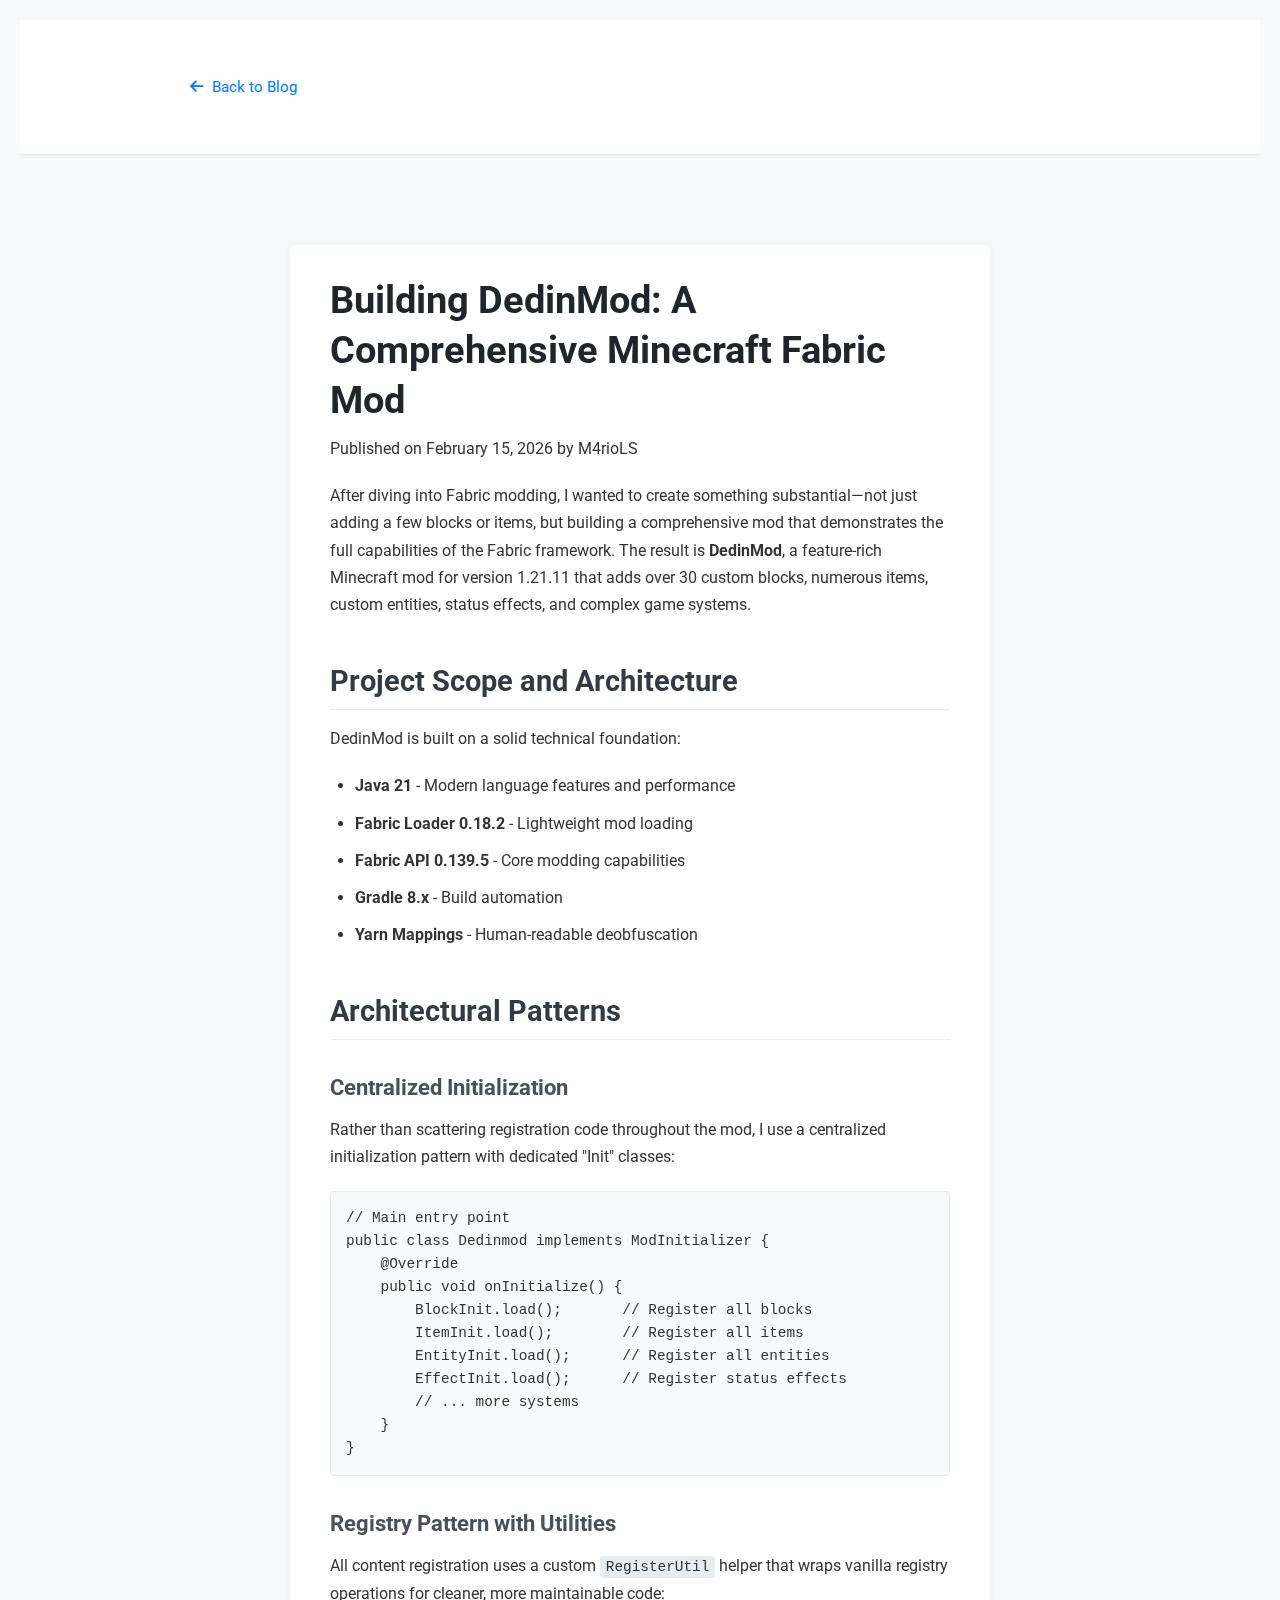
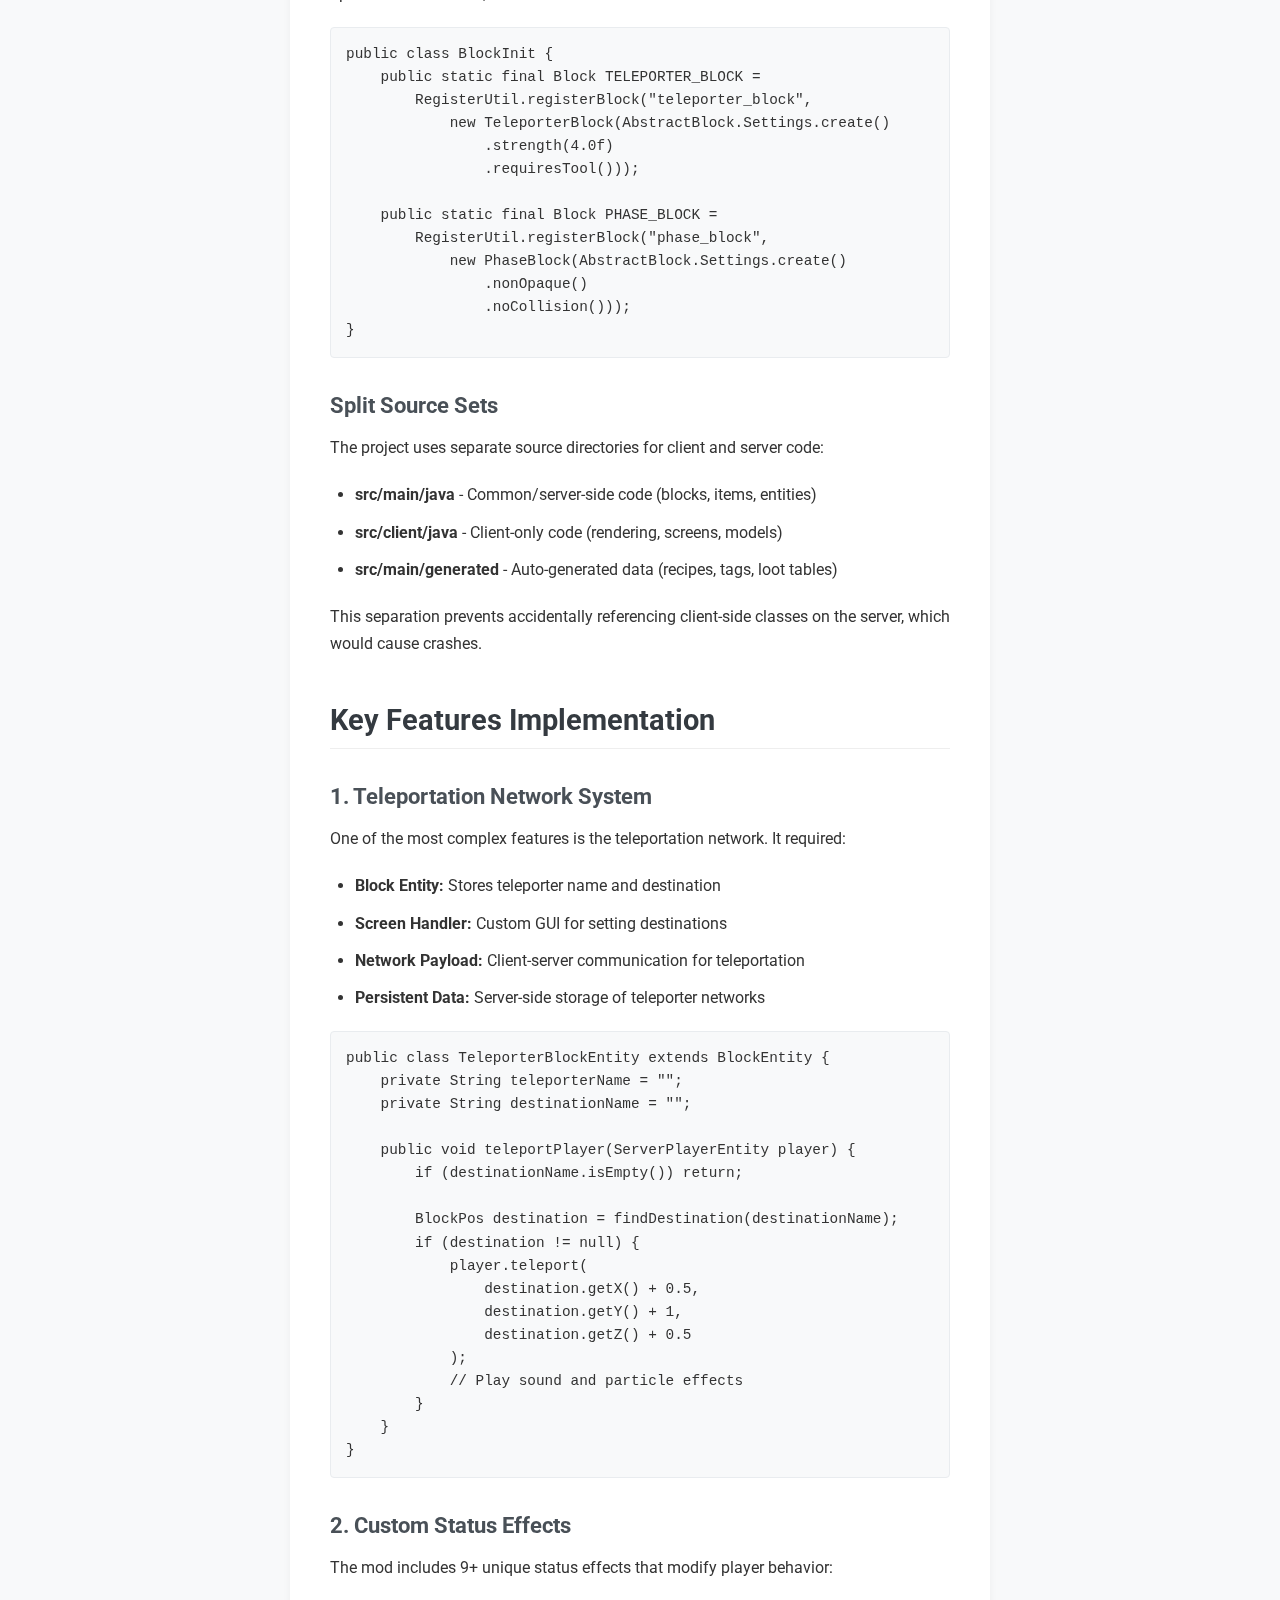
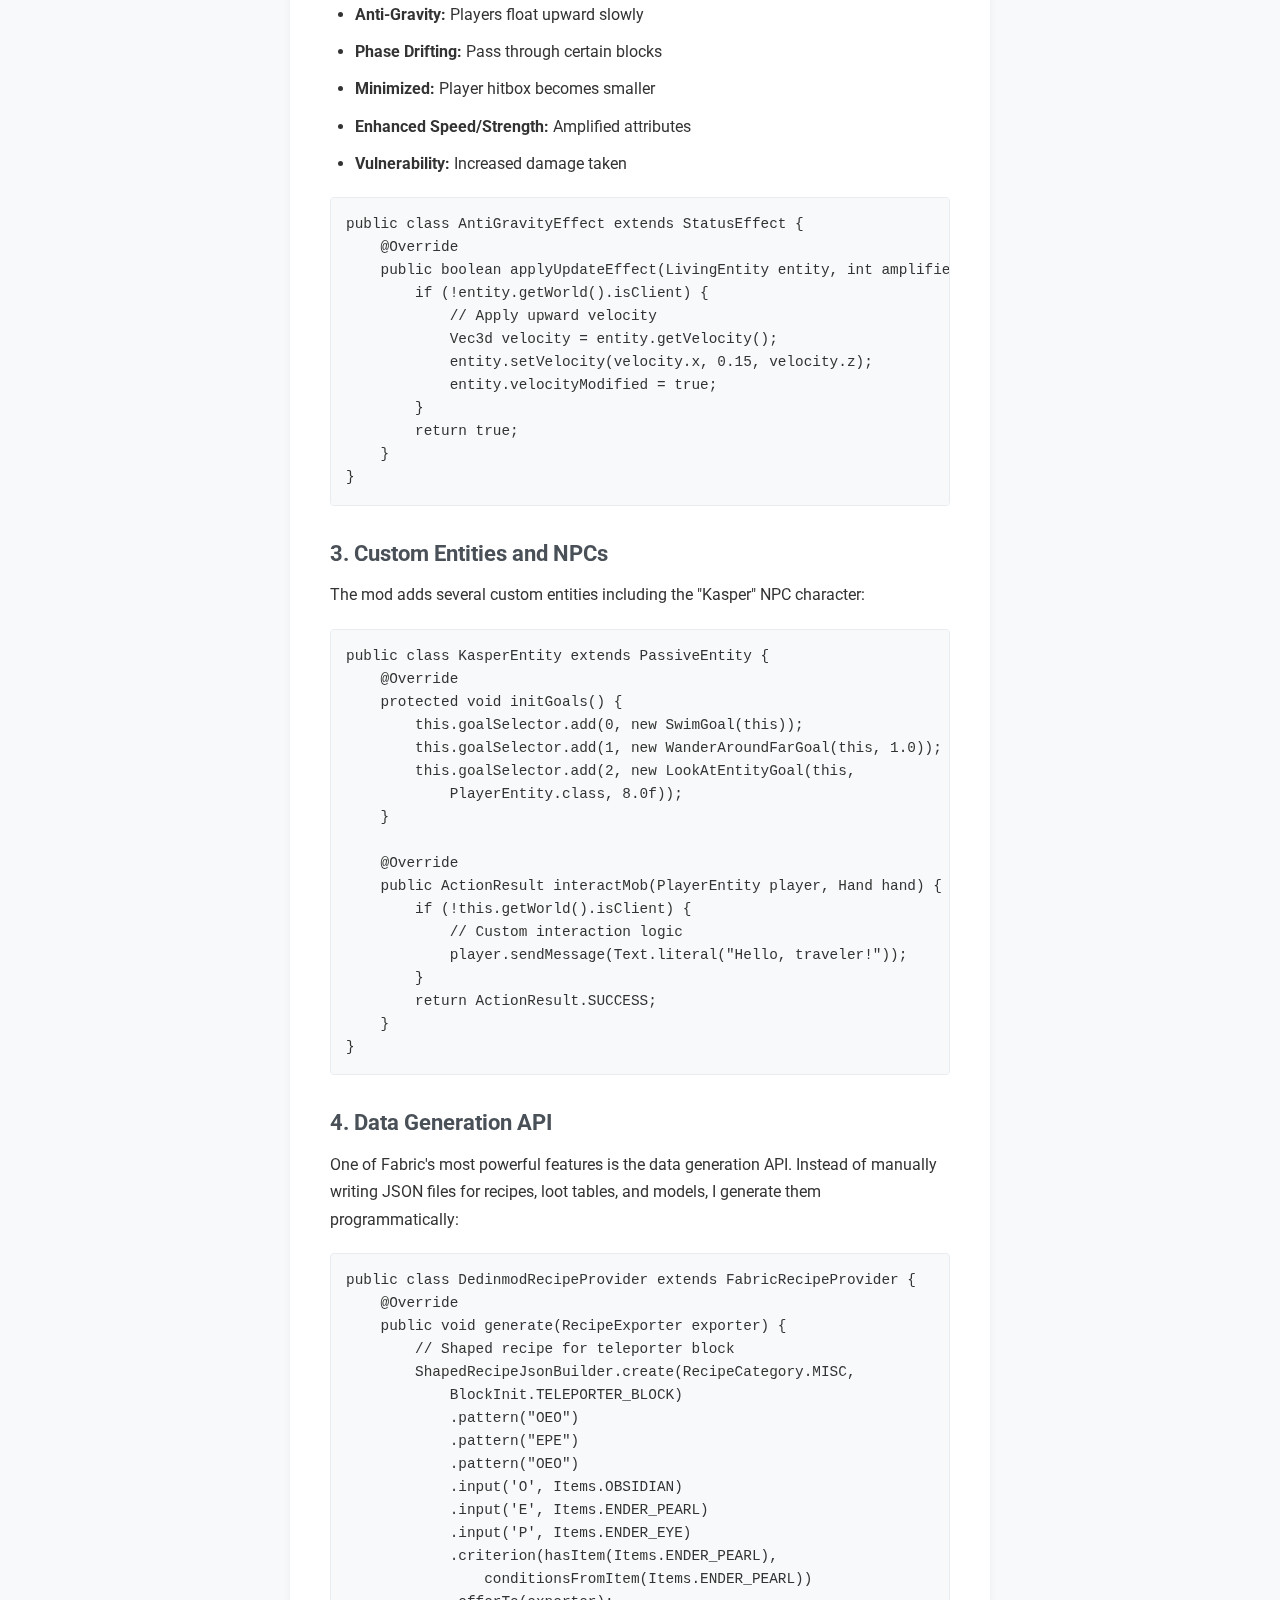
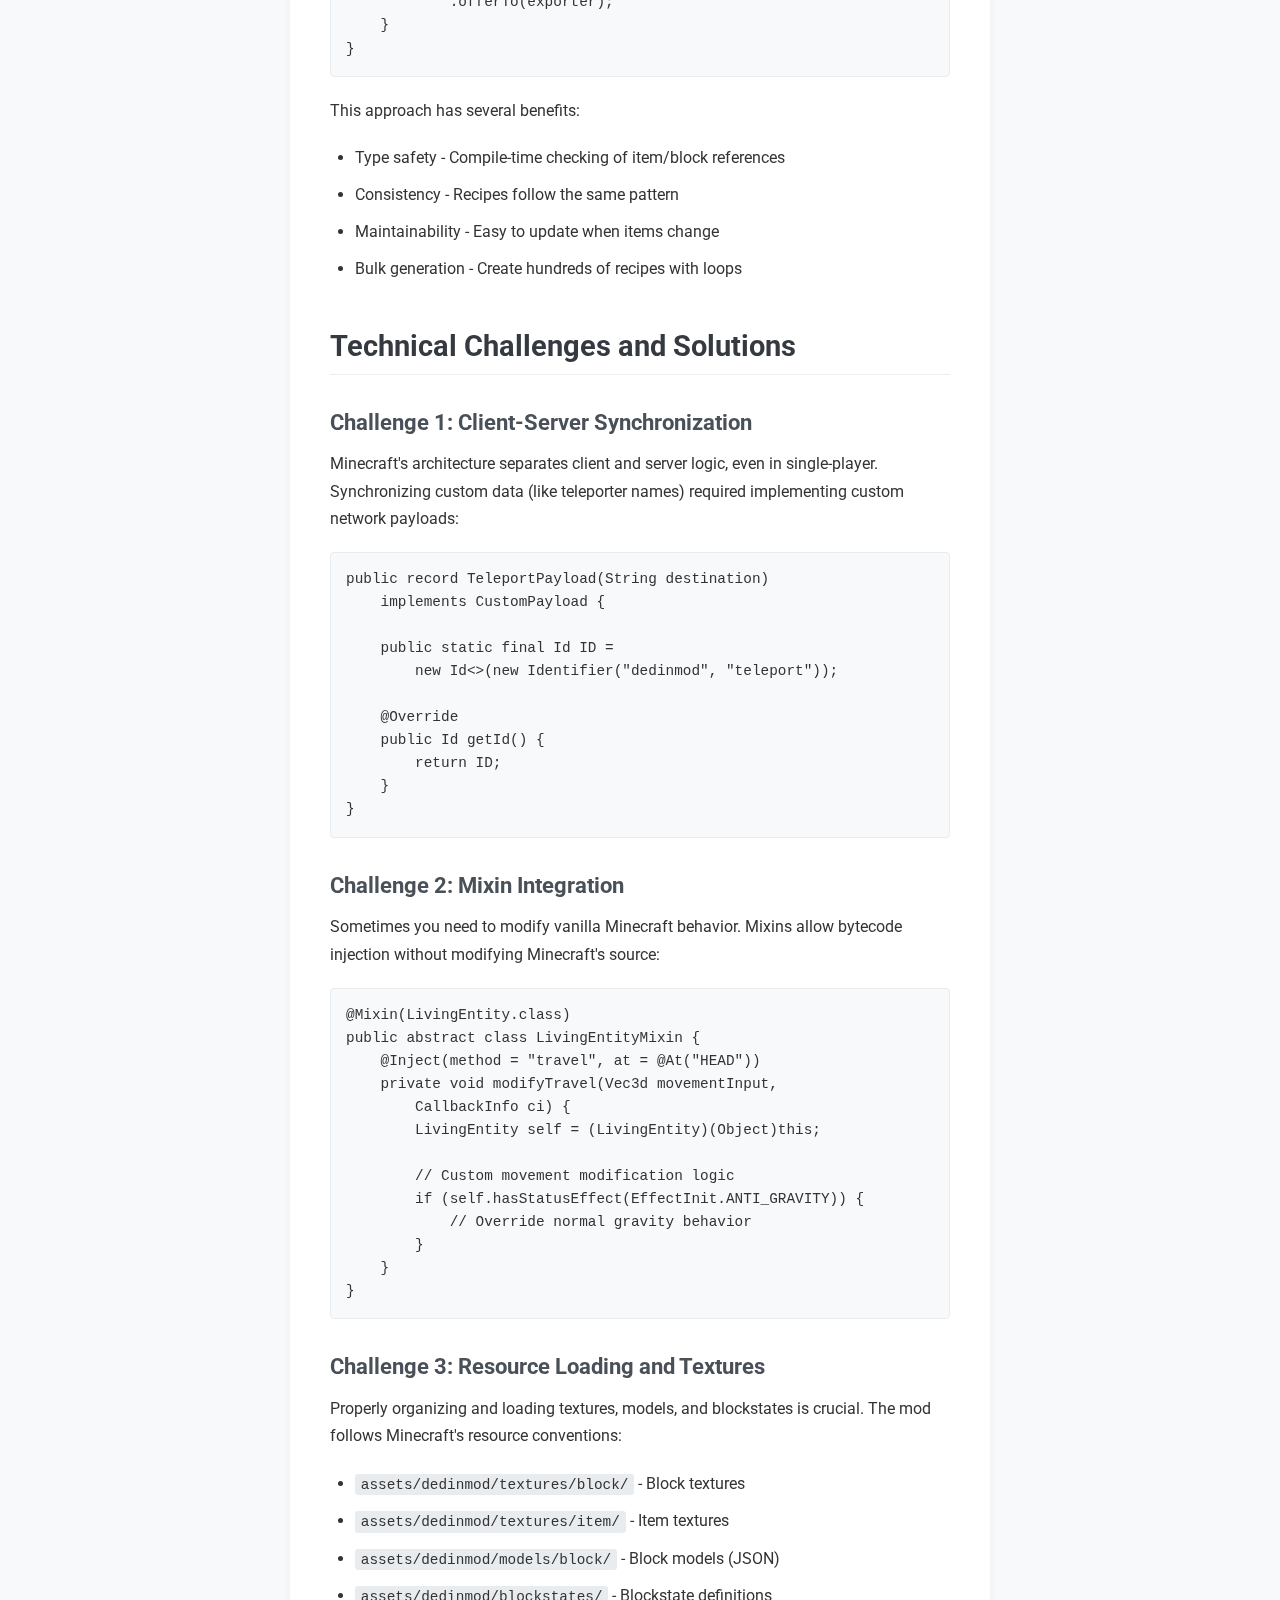
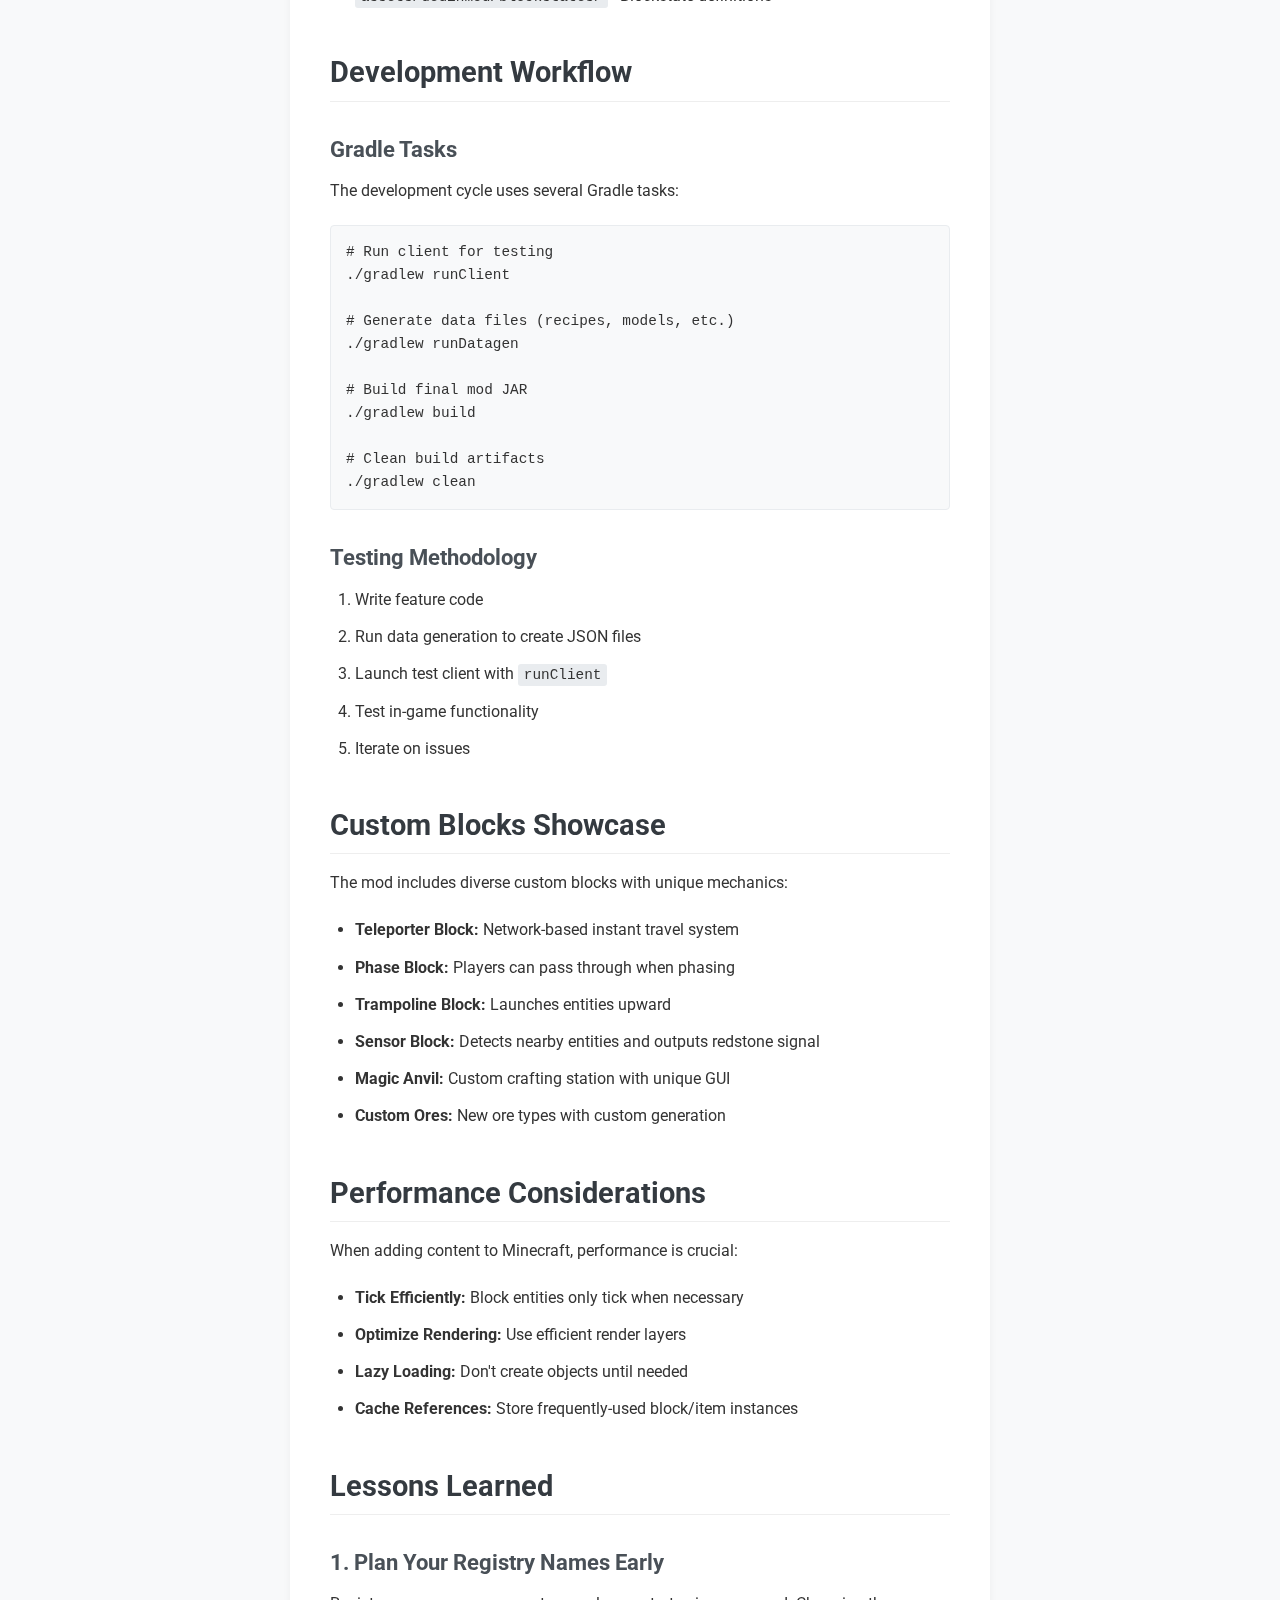
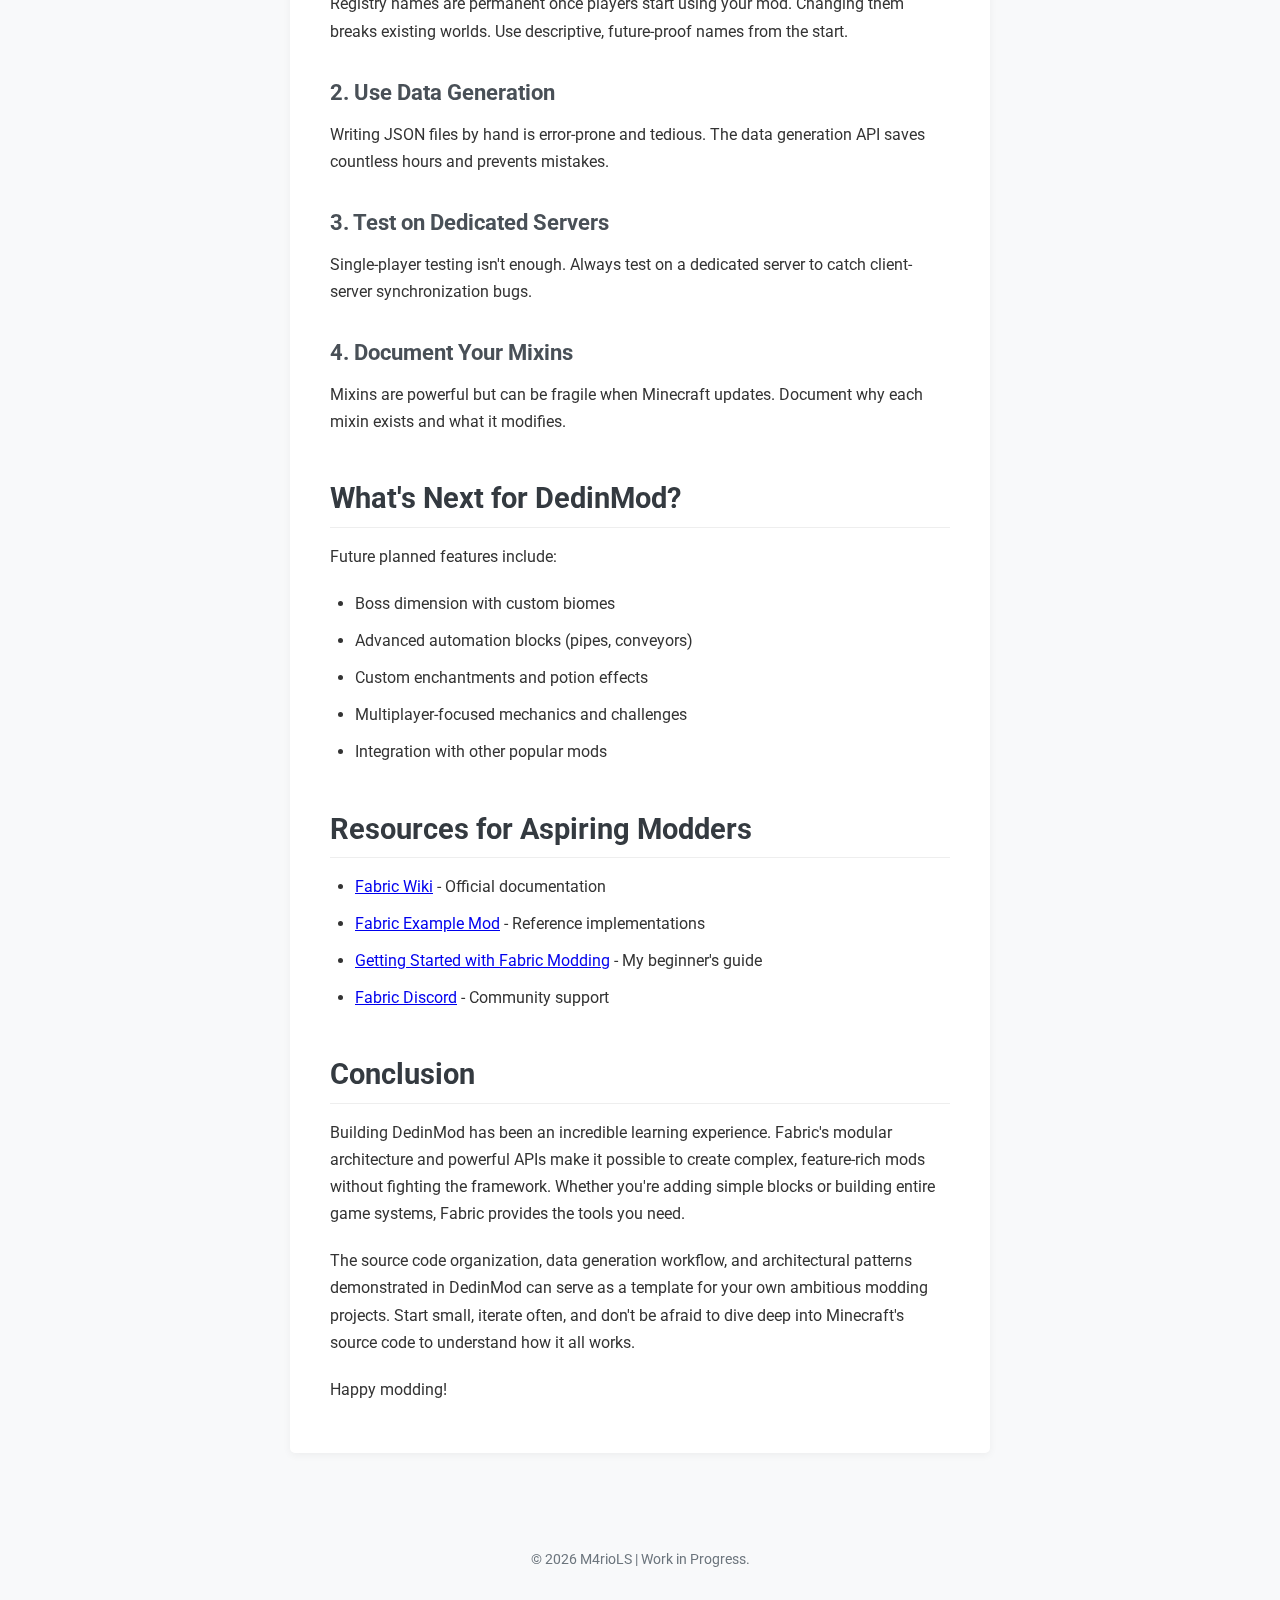
<file: article7.html>
<!DOCTYPE html>
<html lang="en">
<head>
    <meta charset="UTF-8">
    <meta name="viewport" content="width=device-width, initial-scale=1.0">
    <meta name="description" content="Deep dive into building DedinMod - a comprehensive Fabric mod for Minecraft with custom blocks, entities, and game systems.">
    <title>Building DedinMod: A Comprehensive Minecraft Fabric Mod - Dev Blog - M4rioLS</title>
    <link rel="icon" href="favicon.ico" type="image/x-icon">
    <link rel="preconnect" href="https://fonts.googleapis.com">
    <link rel="preconnect" href="https://fonts.gstatic.com" crossorigin>
    <link href="https://fonts.googleapis.com/css2?family=Roboto:wght@300;400;700&display=swap" rel="stylesheet">
    <link rel="stylesheet" href="https://cdnjs.cloudflare.com/ajax/libs/font-awesome/6.0.0-beta3/css/all.min.css">
    <link rel="stylesheet" href="styles.css">
</head>
<body>

    <header class="page-header">
        <div class="container header-container">
            <a href="blog.html" class="back-link"><i class="fas fa-arrow-left"></i> Back to Blog</a>
        </div>
    </header>

    <main class="container">
        <article class="blog-article-full">
            <h1>Building DedinMod: A Comprehensive Minecraft Fabric Mod</h1>
            <p class="post-meta article-meta">Published on February 15, 2026 by M4rioLS</p>

            <p>After diving into Fabric modding, I wanted to create something substantial—not just adding a few blocks or items, but building a comprehensive mod that demonstrates the full capabilities of the Fabric framework. The result is <strong>DedinMod</strong>, a feature-rich Minecraft mod for version 1.21.11 that adds over 30 custom blocks, numerous items, custom entities, status effects, and complex game systems.</p>

            <h2>Project Scope and Architecture</h2>
            <p>DedinMod is built on a solid technical foundation:</p>
            <ul>
                <li><strong>Java 21</strong> - Modern language features and performance</li>
                <li><strong>Fabric Loader 0.18.2</strong> - Lightweight mod loading</li>
                <li><strong>Fabric API 0.139.5</strong> - Core modding capabilities</li>
                <li><strong>Gradle 8.x</strong> - Build automation</li>
                <li><strong>Yarn Mappings</strong> - Human-readable deobfuscation</li>
            </ul>

            <h2>Architectural Patterns</h2>

            <h3>Centralized Initialization</h3>
            <p>Rather than scattering registration code throughout the mod, I use a centralized initialization pattern with dedicated "Init" classes:</p>

            <pre class="code-block"><code>// Main entry point
public class Dedinmod implements ModInitializer {
    @Override
    public void onInitialize() {
        BlockInit.load();       // Register all blocks
        ItemInit.load();        // Register all items
        EntityInit.load();      // Register all entities
        EffectInit.load();      // Register status effects
        // ... more systems
    }
}</code></pre>

            <h3>Registry Pattern with Utilities</h3>
            <p>All content registration uses a custom <code>RegisterUtil</code> helper that wraps vanilla registry operations for cleaner, more maintainable code:</p>

            <pre class="code-block"><code>public class BlockInit {
    public static final Block TELEPORTER_BLOCK = 
        RegisterUtil.registerBlock("teleporter_block",
            new TeleporterBlock(AbstractBlock.Settings.create()
                .strength(4.0f)
                .requiresTool()));
    
    public static final Block PHASE_BLOCK = 
        RegisterUtil.registerBlock("phase_block",
            new PhaseBlock(AbstractBlock.Settings.create()
                .nonOpaque()
                .noCollision()));
}</code></pre>

            <h3>Split Source Sets</h3>
            <p>The project uses separate source directories for client and server code:</p>
            <ul>
                <li><strong>src/main/java</strong> - Common/server-side code (blocks, items, entities)</li>
                <li><strong>src/client/java</strong> - Client-only code (rendering, screens, models)</li>
                <li><strong>src/main/generated</strong> - Auto-generated data (recipes, tags, loot tables)</li>
            </ul>

            <p>This separation prevents accidentally referencing client-side classes on the server, which would cause crashes.</p>

            <h2>Key Features Implementation</h2>

            <h3>1. Teleportation Network System</h3>
            <p>One of the most complex features is the teleportation network. It required:</p>

            <ul>
                <li><strong>Block Entity:</strong> Stores teleporter name and destination</li>
                <li><strong>Screen Handler:</strong> Custom GUI for setting destinations</li>
                <li><strong>Network Payload:</strong> Client-server communication for teleportation</li>
                <li><strong>Persistent Data:</strong> Server-side storage of teleporter networks</li>
            </ul>

            <pre class="code-block"><code>public class TeleporterBlockEntity extends BlockEntity {
    private String teleporterName = "";
    private String destinationName = "";
    
    public void teleportPlayer(ServerPlayerEntity player) {
        if (destinationName.isEmpty()) return;
        
        BlockPos destination = findDestination(destinationName);
        if (destination != null) {
            player.teleport(
                destination.getX() + 0.5,
                destination.getY() + 1,
                destination.getZ() + 0.5
            );
            // Play sound and particle effects
        }
    }
}</code></pre>

            <h3>2. Custom Status Effects</h3>
            <p>The mod includes 9+ unique status effects that modify player behavior:</p>
            <ul>
                <li><strong>Anti-Gravity:</strong> Players float upward slowly</li>
                <li><strong>Phase Drifting:</strong> Pass through certain blocks</li>
                <li><strong>Minimized:</strong> Player hitbox becomes smaller</li>
                <li><strong>Enhanced Speed/Strength:</strong> Amplified attributes</li>
                <li><strong>Vulnerability:</strong> Increased damage taken</li>
            </ul>

            <pre class="code-block"><code>public class AntiGravityEffect extends StatusEffect {
    @Override
    public boolean applyUpdateEffect(LivingEntity entity, int amplifier) {
        if (!entity.getWorld().isClient) {
            // Apply upward velocity
            Vec3d velocity = entity.getVelocity();
            entity.setVelocity(velocity.x, 0.15, velocity.z);
            entity.velocityModified = true;
        }
        return true;
    }
}</code></pre>

            <h3>3. Custom Entities and NPCs</h3>
            <p>The mod adds several custom entities including the "Kasper" NPC character:</p>

            <pre class="code-block"><code>public class KasperEntity extends PassiveEntity {
    @Override
    protected void initGoals() {
        this.goalSelector.add(0, new SwimGoal(this));
        this.goalSelector.add(1, new WanderAroundFarGoal(this, 1.0));
        this.goalSelector.add(2, new LookAtEntityGoal(this, 
            PlayerEntity.class, 8.0f));
    }
    
    @Override
    public ActionResult interactMob(PlayerEntity player, Hand hand) {
        if (!this.getWorld().isClient) {
            // Custom interaction logic
            player.sendMessage(Text.literal("Hello, traveler!"));
        }
        return ActionResult.SUCCESS;
    }
}</code></pre>

            <h3>4. Data Generation API</h3>
            <p>One of Fabric's most powerful features is the data generation API. Instead of manually writing JSON files for recipes, loot tables, and models, I generate them programmatically:</p>

            <pre class="code-block"><code>public class DedinmodRecipeProvider extends FabricRecipeProvider {
    @Override
    public void generate(RecipeExporter exporter) {
        // Shaped recipe for teleporter block
        ShapedRecipeJsonBuilder.create(RecipeCategory.MISC, 
            BlockInit.TELEPORTER_BLOCK)
            .pattern("OEO")
            .pattern("EPE")
            .pattern("OEO")
            .input('O', Items.OBSIDIAN)
            .input('E', Items.ENDER_PEARL)
            .input('P', Items.ENDER_EYE)
            .criterion(hasItem(Items.ENDER_PEARL), 
                conditionsFromItem(Items.ENDER_PEARL))
            .offerTo(exporter);
    }
}</code></pre>

            <p>This approach has several benefits:</p>
            <ul>
                <li>Type safety - Compile-time checking of item/block references</li>
                <li>Consistency - Recipes follow the same pattern</li>
                <li>Maintainability - Easy to update when items change</li>
                <li>Bulk generation - Create hundreds of recipes with loops</li>
            </ul>

            <h2>Technical Challenges and Solutions</h2>

            <h3>Challenge 1: Client-Server Synchronization</h3>
            <p>Minecraft's architecture separates client and server logic, even in single-player. Synchronizing custom data (like teleporter names) required implementing custom network payloads:</p>

            <pre class="code-block"><code>public record TeleportPayload(String destination) 
    implements CustomPayload {
    
    public static final Id<TeleportPayload> ID = 
        new Id<>(new Identifier("dedinmod", "teleport"));
    
    @Override
    public Id<? extends CustomPayload> getId() {
        return ID;
    }
}</code></pre>

            <h3>Challenge 2: Mixin Integration</h3>
            <p>Sometimes you need to modify vanilla Minecraft behavior. Mixins allow bytecode injection without modifying Minecraft's source:</p>

            <pre class="code-block"><code>@Mixin(LivingEntity.class)
public abstract class LivingEntityMixin {
    @Inject(method = "travel", at = @At("HEAD"))
    private void modifyTravel(Vec3d movementInput, 
        CallbackInfo ci) {
        LivingEntity self = (LivingEntity)(Object)this;
        
        // Custom movement modification logic
        if (self.hasStatusEffect(EffectInit.ANTI_GRAVITY)) {
            // Override normal gravity behavior
        }
    }
}</code></pre>

            <h3>Challenge 3: Resource Loading and Textures</h3>
            <p>Properly organizing and loading textures, models, and blockstates is crucial. The mod follows Minecraft's resource conventions:</p>
            <ul>
                <li><code>assets/dedinmod/textures/block/</code> - Block textures</li>
                <li><code>assets/dedinmod/textures/item/</code> - Item textures</li>
                <li><code>assets/dedinmod/models/block/</code> - Block models (JSON)</li>
                <li><code>assets/dedinmod/blockstates/</code> - Blockstate definitions</li>
            </ul>

            <h2>Development Workflow</h2>

            <h3>Gradle Tasks</h3>
            <p>The development cycle uses several Gradle tasks:</p>
            <pre class="code-block"><code># Run client for testing
./gradlew runClient

# Generate data files (recipes, models, etc.)
./gradlew runDatagen

# Build final mod JAR
./gradlew build

# Clean build artifacts
./gradlew clean</code></pre>

            <h3>Testing Methodology</h3>
            <ol>
                <li>Write feature code</li>
                <li>Run data generation to create JSON files</li>
                <li>Launch test client with <code>runClient</code></li>
                <li>Test in-game functionality</li>
                <li>Iterate on issues</li>
            </ol>

            <h2>Custom Blocks Showcase</h2>
            <p>The mod includes diverse custom blocks with unique mechanics:</p>

            <ul>
                <li><strong>Teleporter Block:</strong> Network-based instant travel system</li>
                <li><strong>Phase Block:</strong> Players can pass through when phasing</li>
                <li><strong>Trampoline Block:</strong> Launches entities upward</li>
                <li><strong>Sensor Block:</strong> Detects nearby entities and outputs redstone signal</li>
                <li><strong>Magic Anvil:</strong> Custom crafting station with unique GUI</li>
                <li><strong>Custom Ores:</strong> New ore types with custom generation</li>
            </ul>

            <h2>Performance Considerations</h2>
            <p>When adding content to Minecraft, performance is crucial:</p>

            <ul>
                <li><strong>Tick Efficiently:</strong> Block entities only tick when necessary</li>
                <li><strong>Optimize Rendering:</strong> Use efficient render layers</li>
                <li><strong>Lazy Loading:</strong> Don't create objects until needed</li>
                <li><strong>Cache References:</strong> Store frequently-used block/item instances</li>
            </ul>

            <h2>Lessons Learned</h2>

            <h3>1. Plan Your Registry Names Early</h3>
            <p>Registry names are permanent once players start using your mod. Changing them breaks existing worlds. Use descriptive, future-proof names from the start.</p>

            <h3>2. Use Data Generation</h3>
            <p>Writing JSON files by hand is error-prone and tedious. The data generation API saves countless hours and prevents mistakes.</p>

            <h3>3. Test on Dedicated Servers</h3>
            <p>Single-player testing isn't enough. Always test on a dedicated server to catch client-server synchronization bugs.</p>

            <h3>4. Document Your Mixins</h3>
            <p>Mixins are powerful but can be fragile when Minecraft updates. Document why each mixin exists and what it modifies.</p>

            <h2>What's Next for DedinMod?</h2>
            <p>Future planned features include:</p>
            <ul>
                <li>Boss dimension with custom biomes</li>
                <li>Advanced automation blocks (pipes, conveyors)</li>
                <li>Custom enchantments and potion effects</li>
                <li>Multiplayer-focused mechanics and challenges</li>
                <li>Integration with other popular mods</li>
            </ul>

            <h2>Resources for Aspiring Modders</h2>
            <ul>
                <li><a href="https://fabricmc.net/wiki/" target="_blank">Fabric Wiki</a> - Official documentation</li>
                <li><a href="https://github.com/FabricMC/fabric-example-mod" target="_blank">Fabric Example Mod</a> - Reference implementations</li>
                <li><a href="article2.html">Getting Started with Fabric Modding</a> - My beginner's guide</li>
                <li><a href="https://discord.gg/v6v4pMv" target="_blank">Fabric Discord</a> - Community support</li>
            </ul>

            <h2>Conclusion</h2>
            <p>Building DedinMod has been an incredible learning experience. Fabric's modular architecture and powerful APIs make it possible to create complex, feature-rich mods without fighting the framework. Whether you're adding simple blocks or building entire game systems, Fabric provides the tools you need.</p>

            <p>The source code organization, data generation workflow, and architectural patterns demonstrated in DedinMod can serve as a template for your own ambitious modding projects. Start small, iterate often, and don't be afraid to dive deep into Minecraft's source code to understand how it all works.</p>

            <p>Happy modding!</p>

        </article>
    </main>

    <footer>
        <p>© 2026 M4rioLS | Work in Progress.</p>
    </footer>

</body>
</html>
</file>
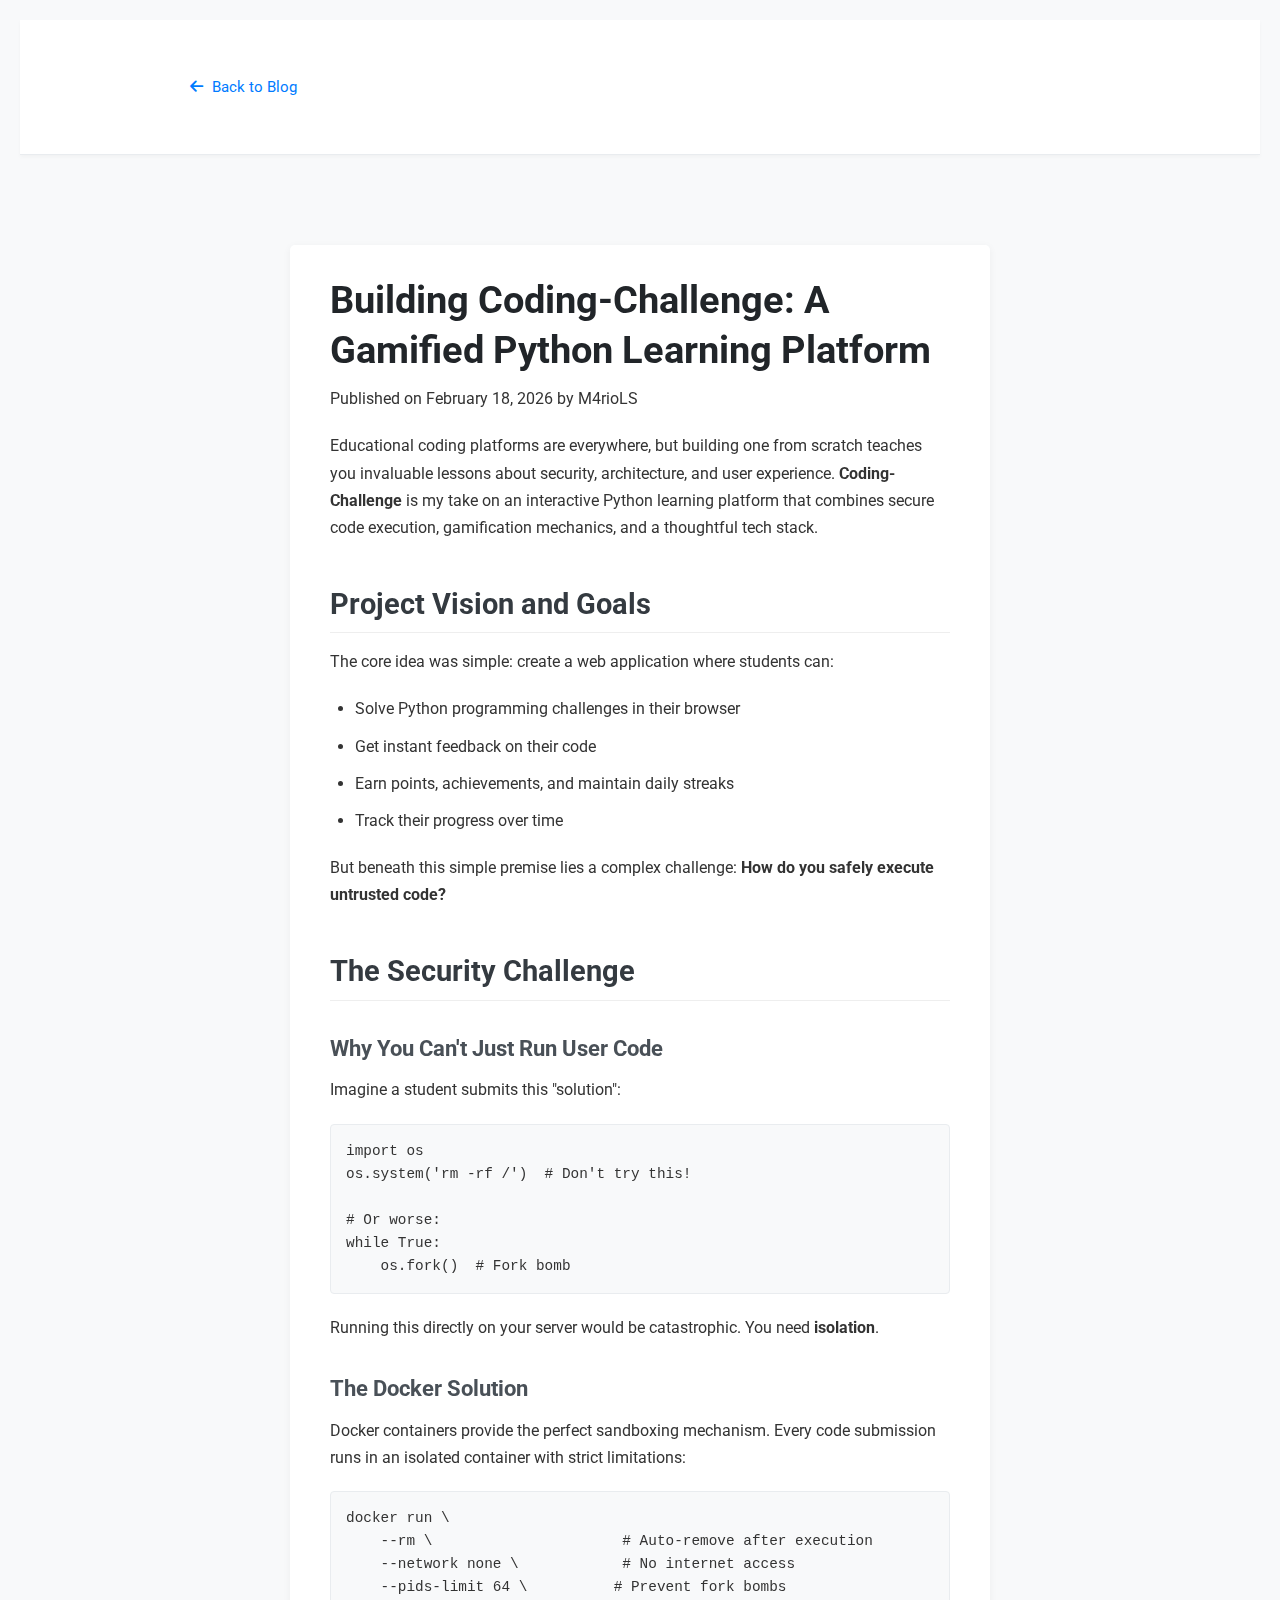
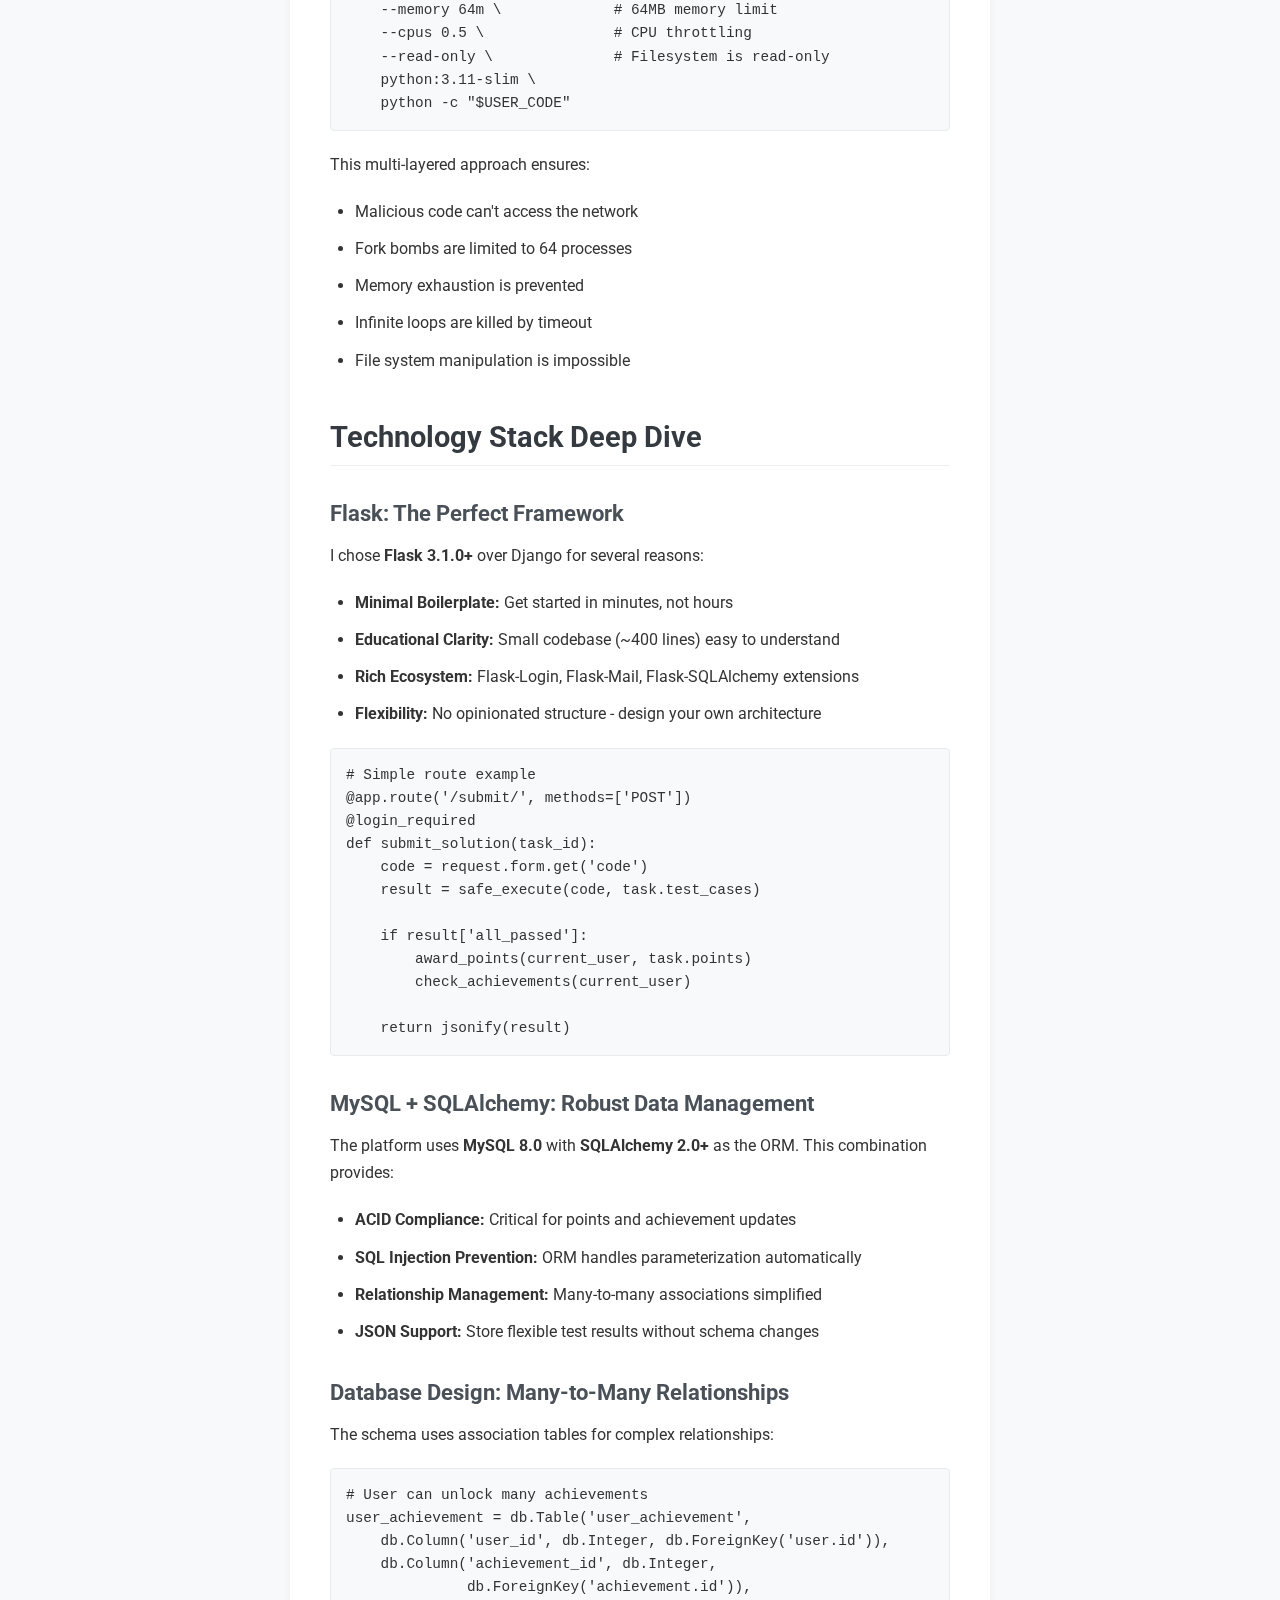
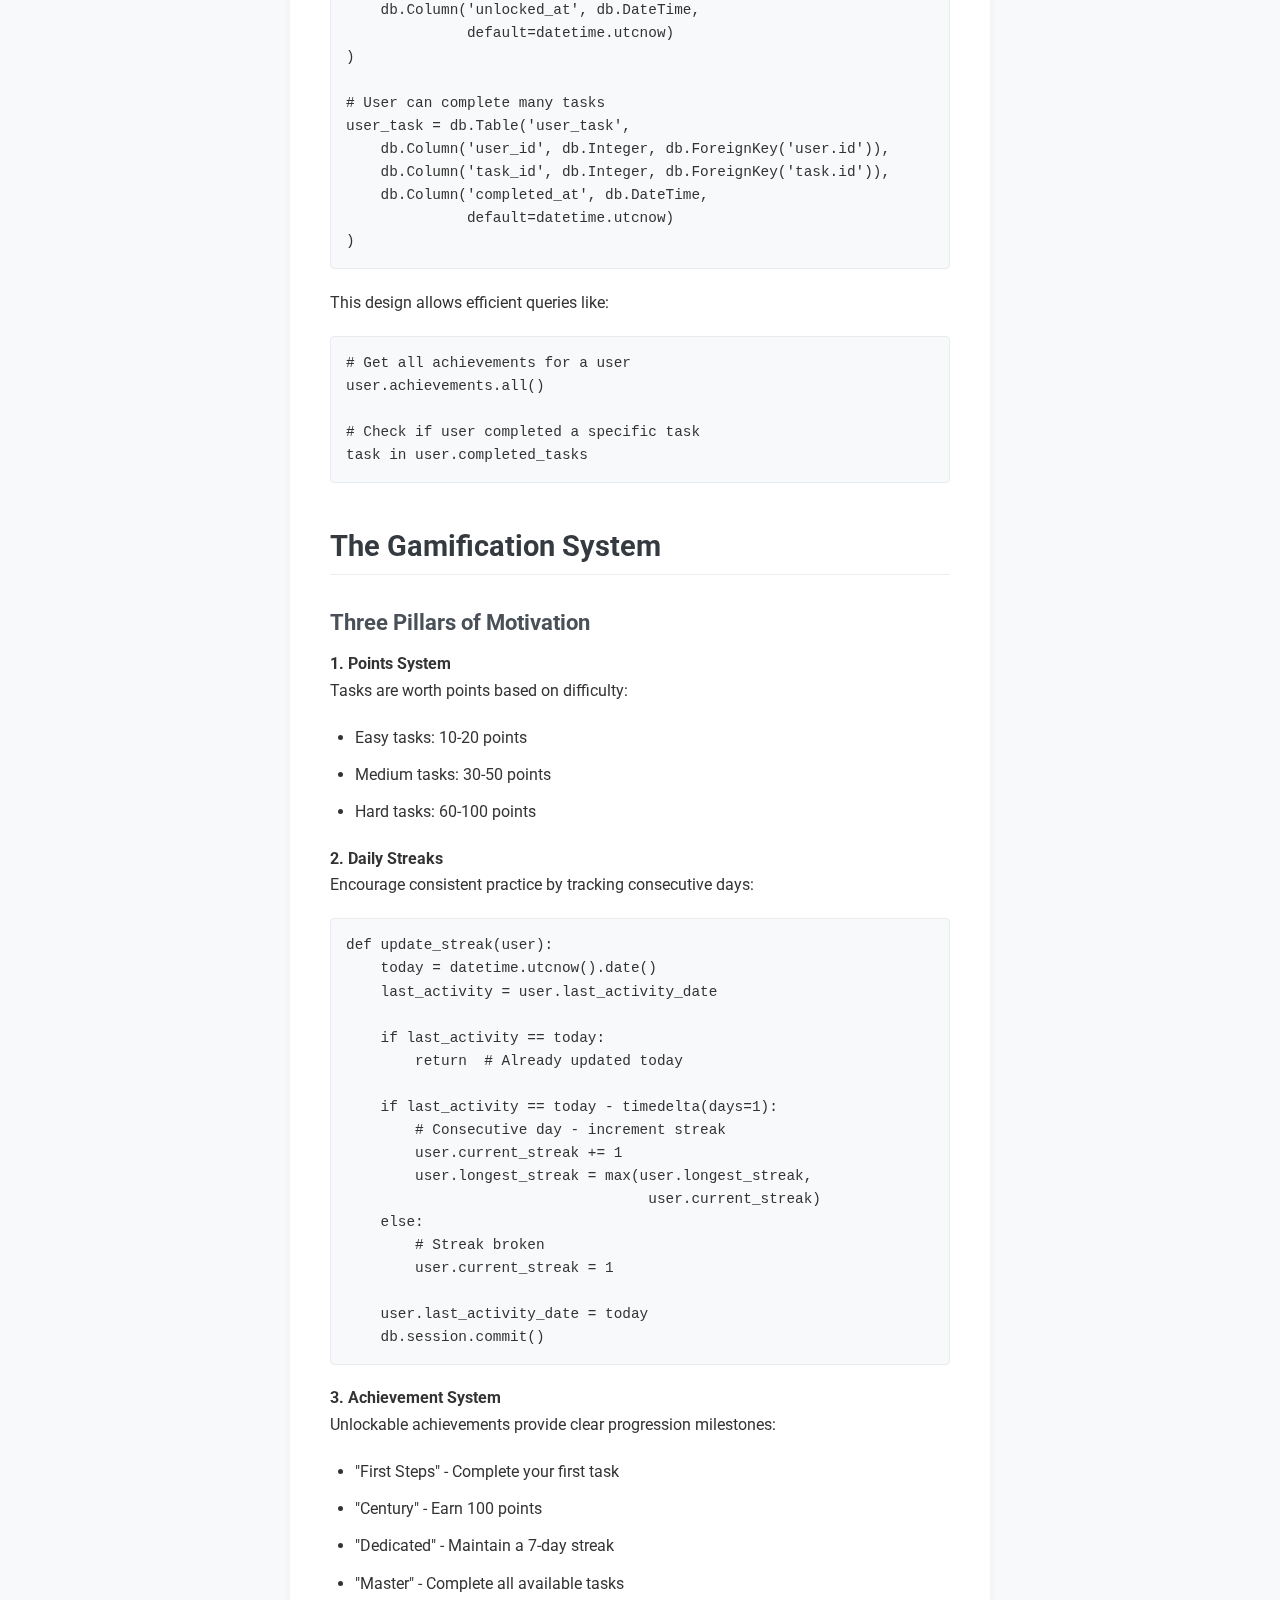
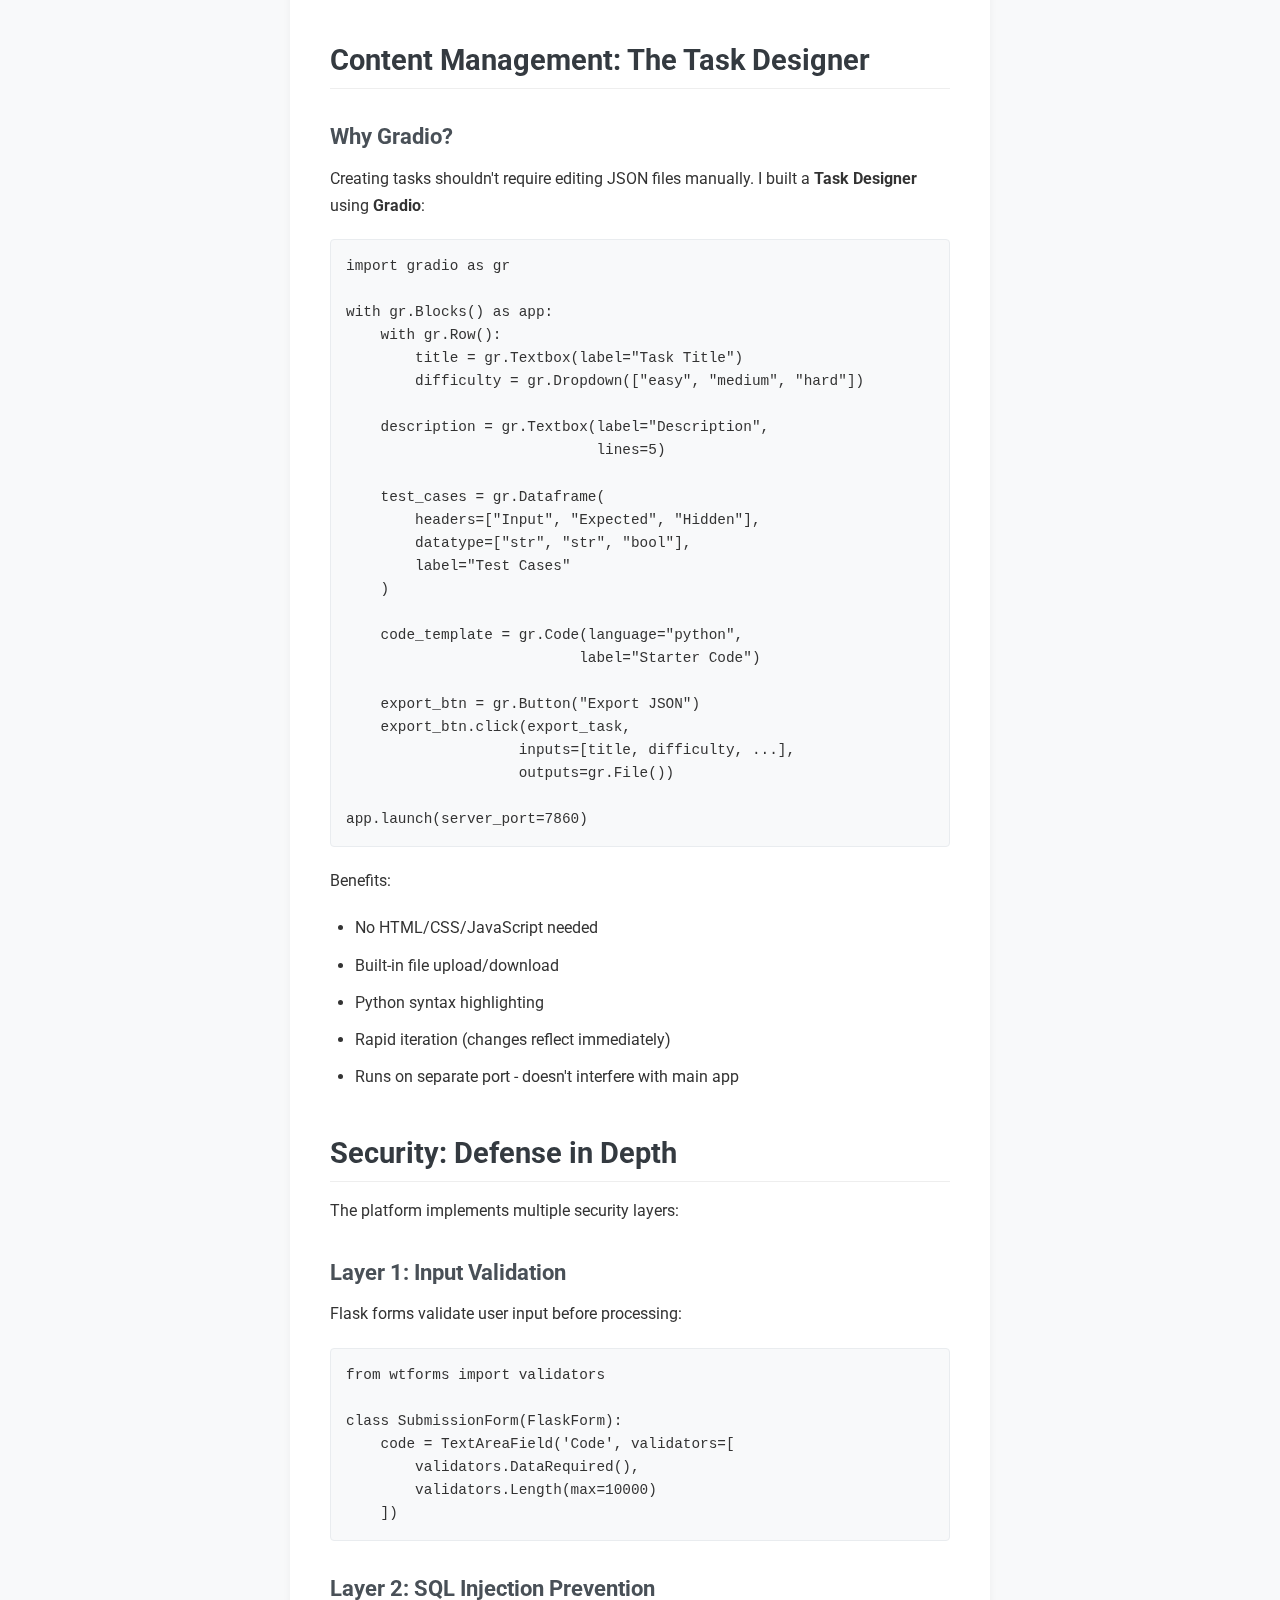
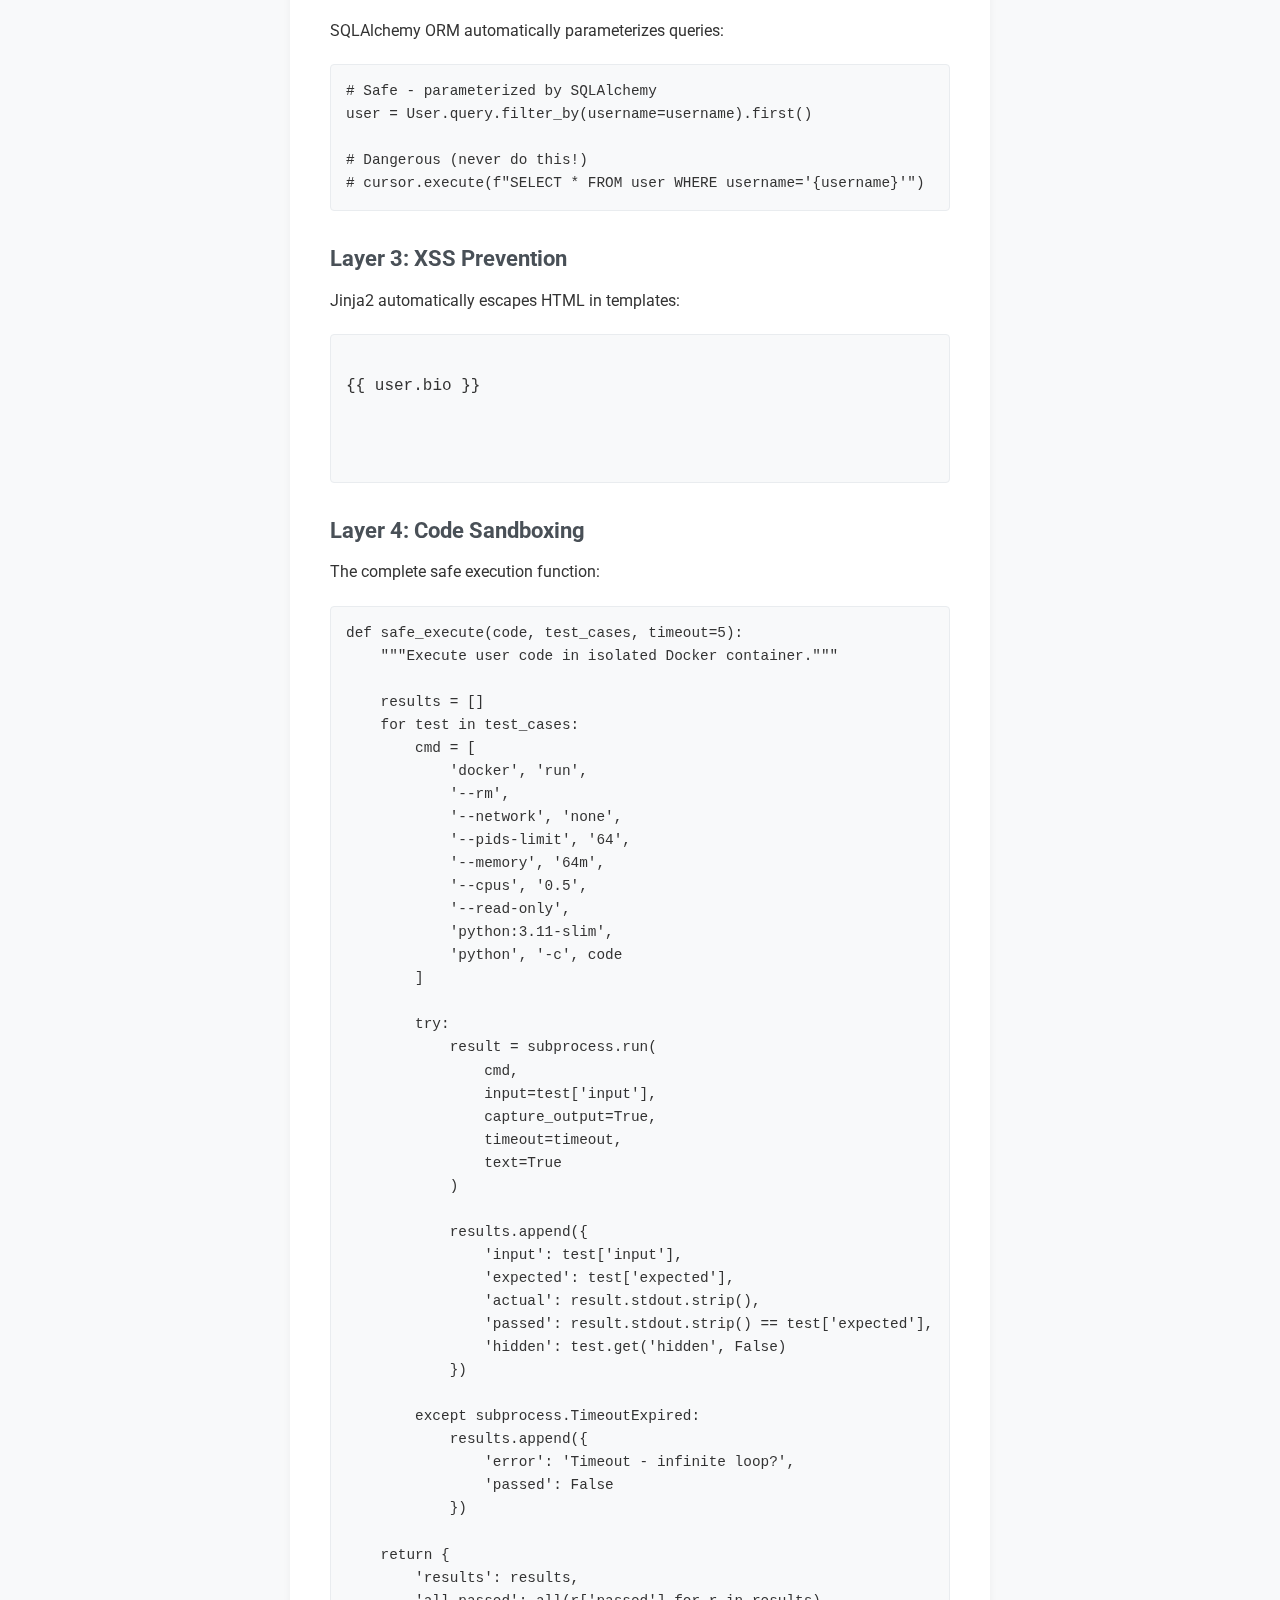
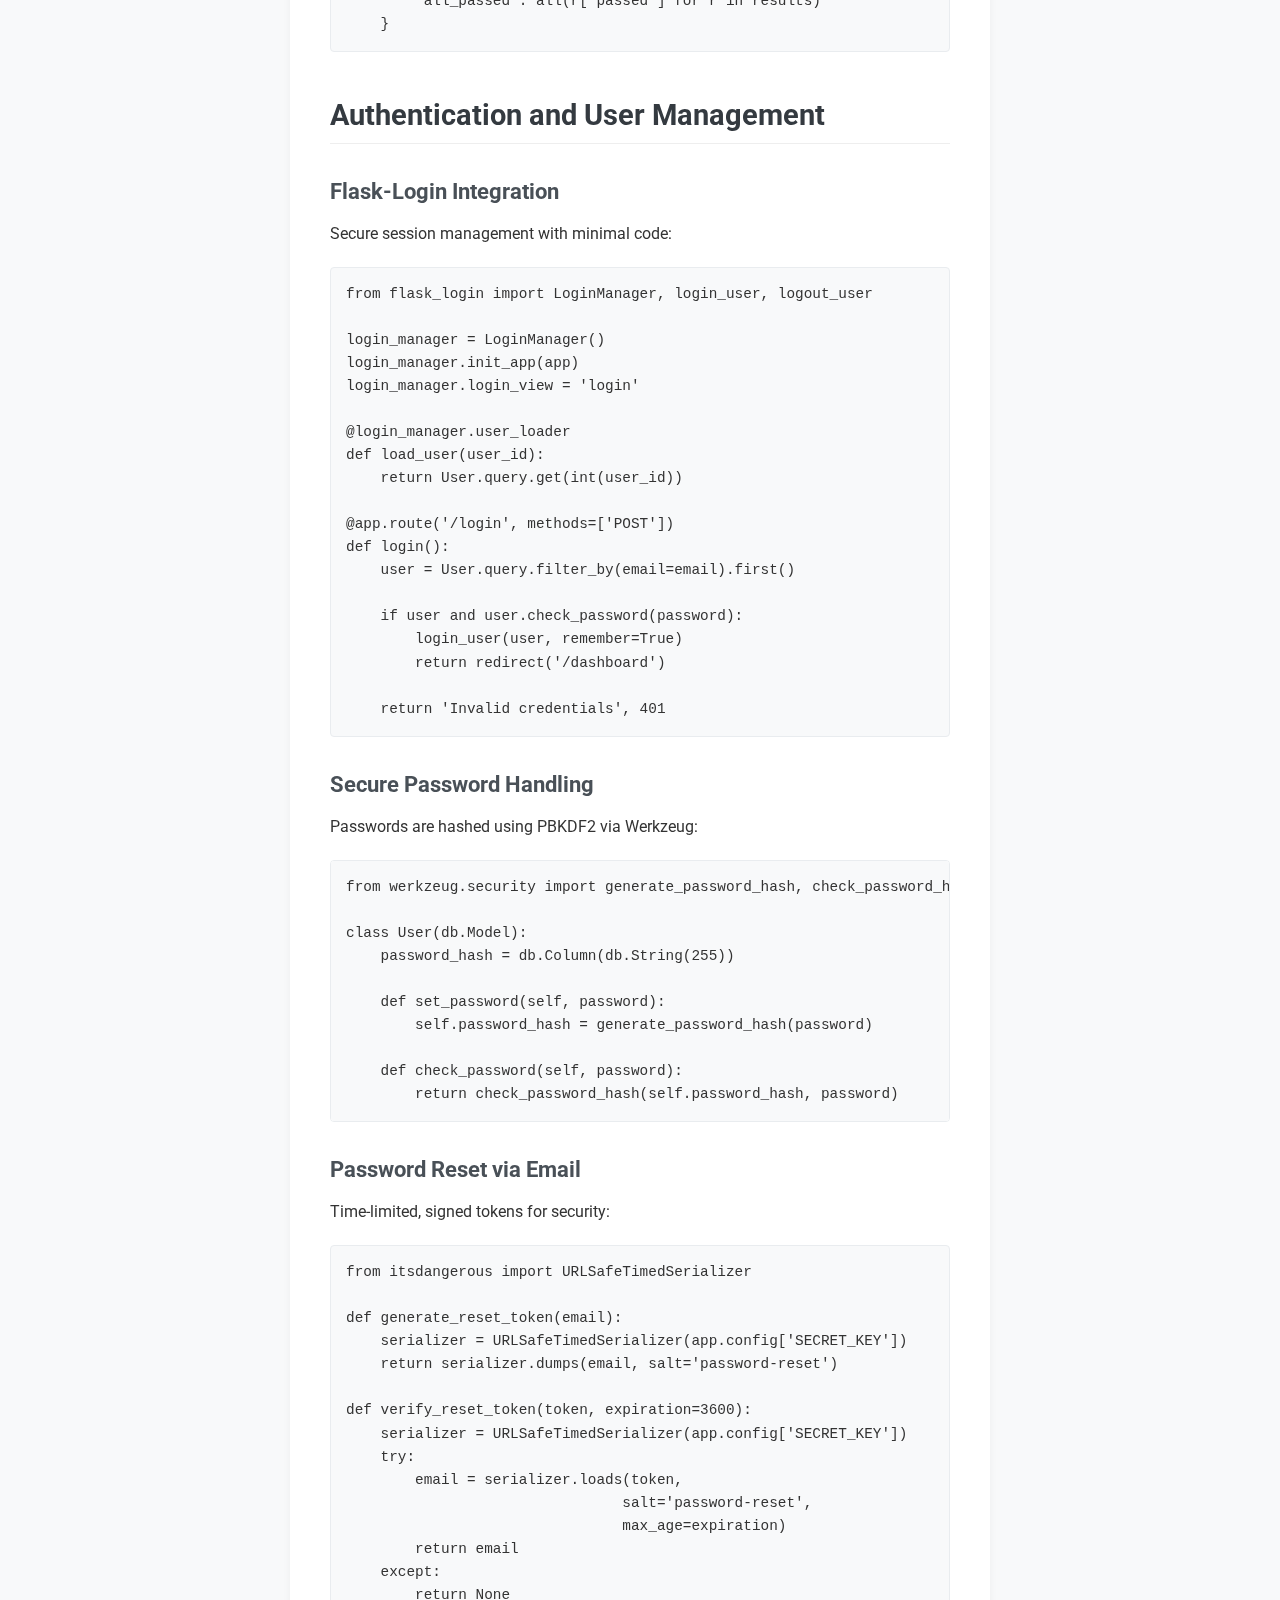
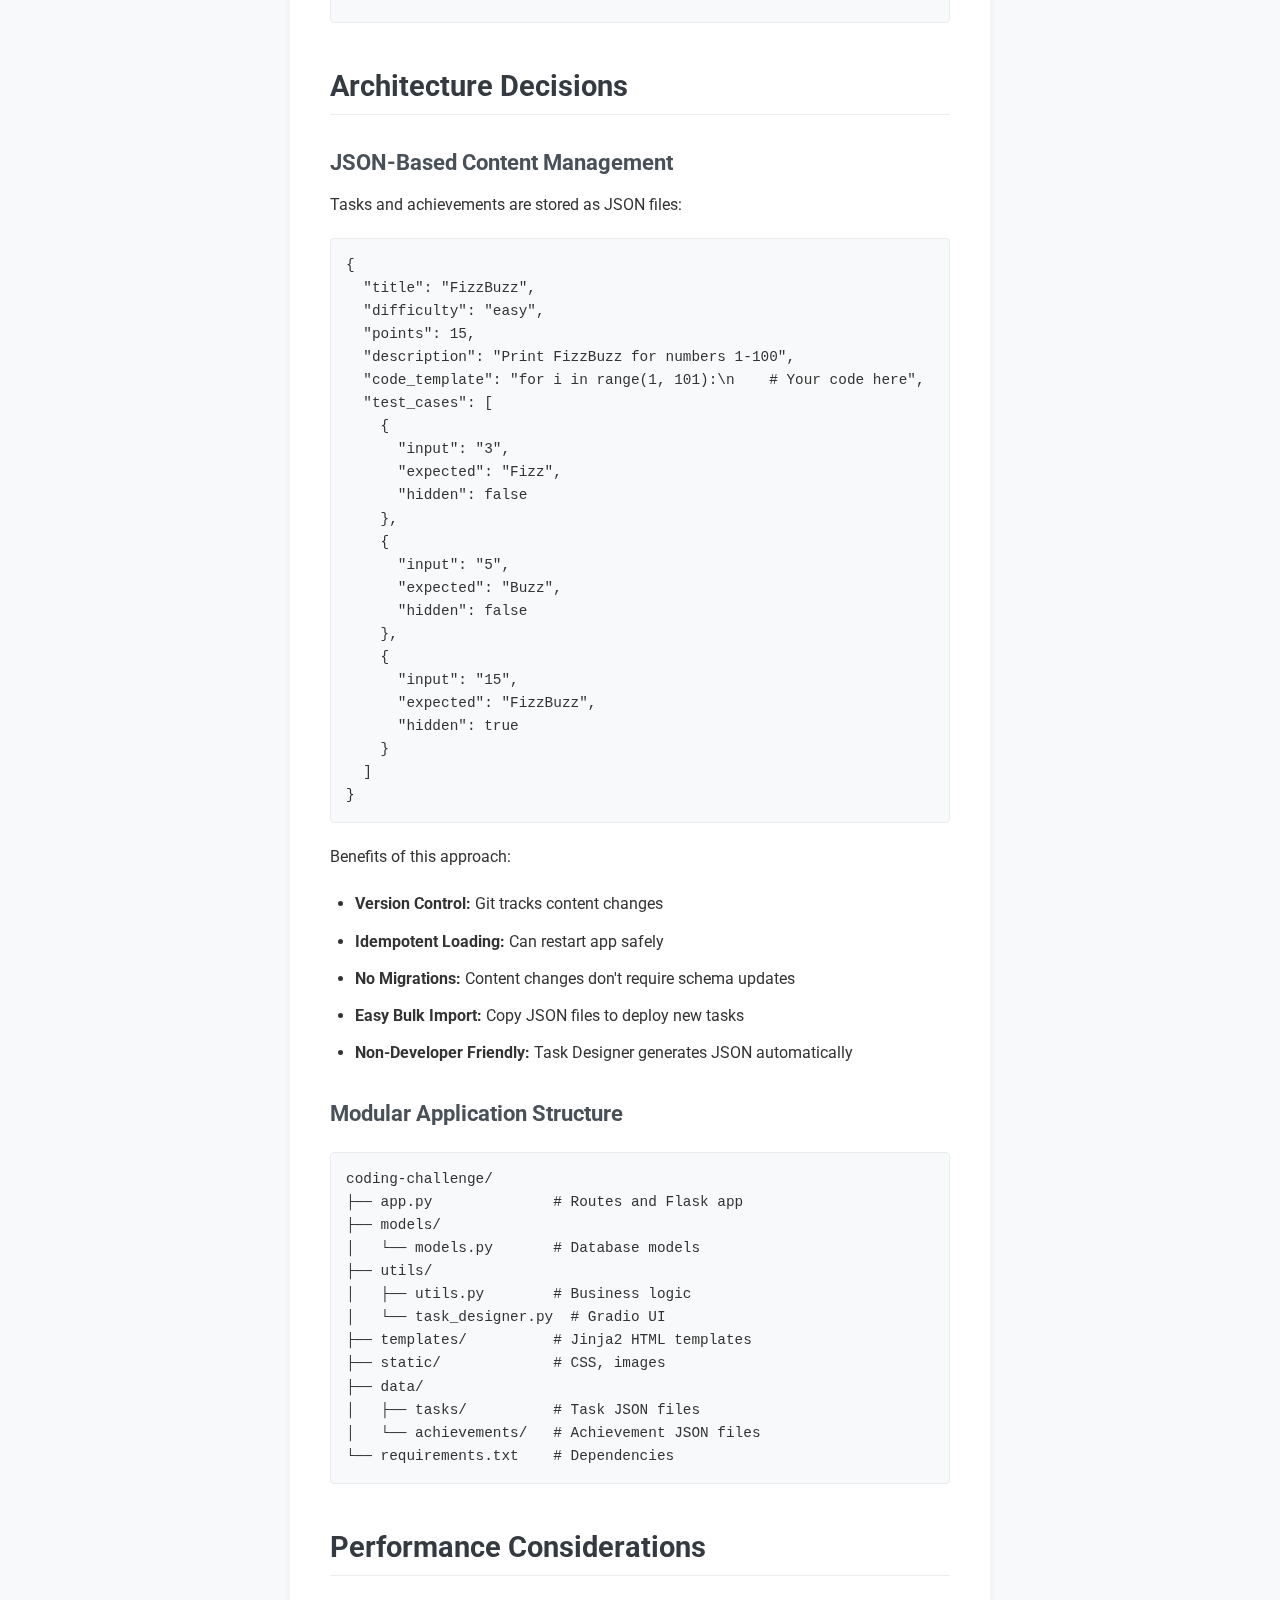
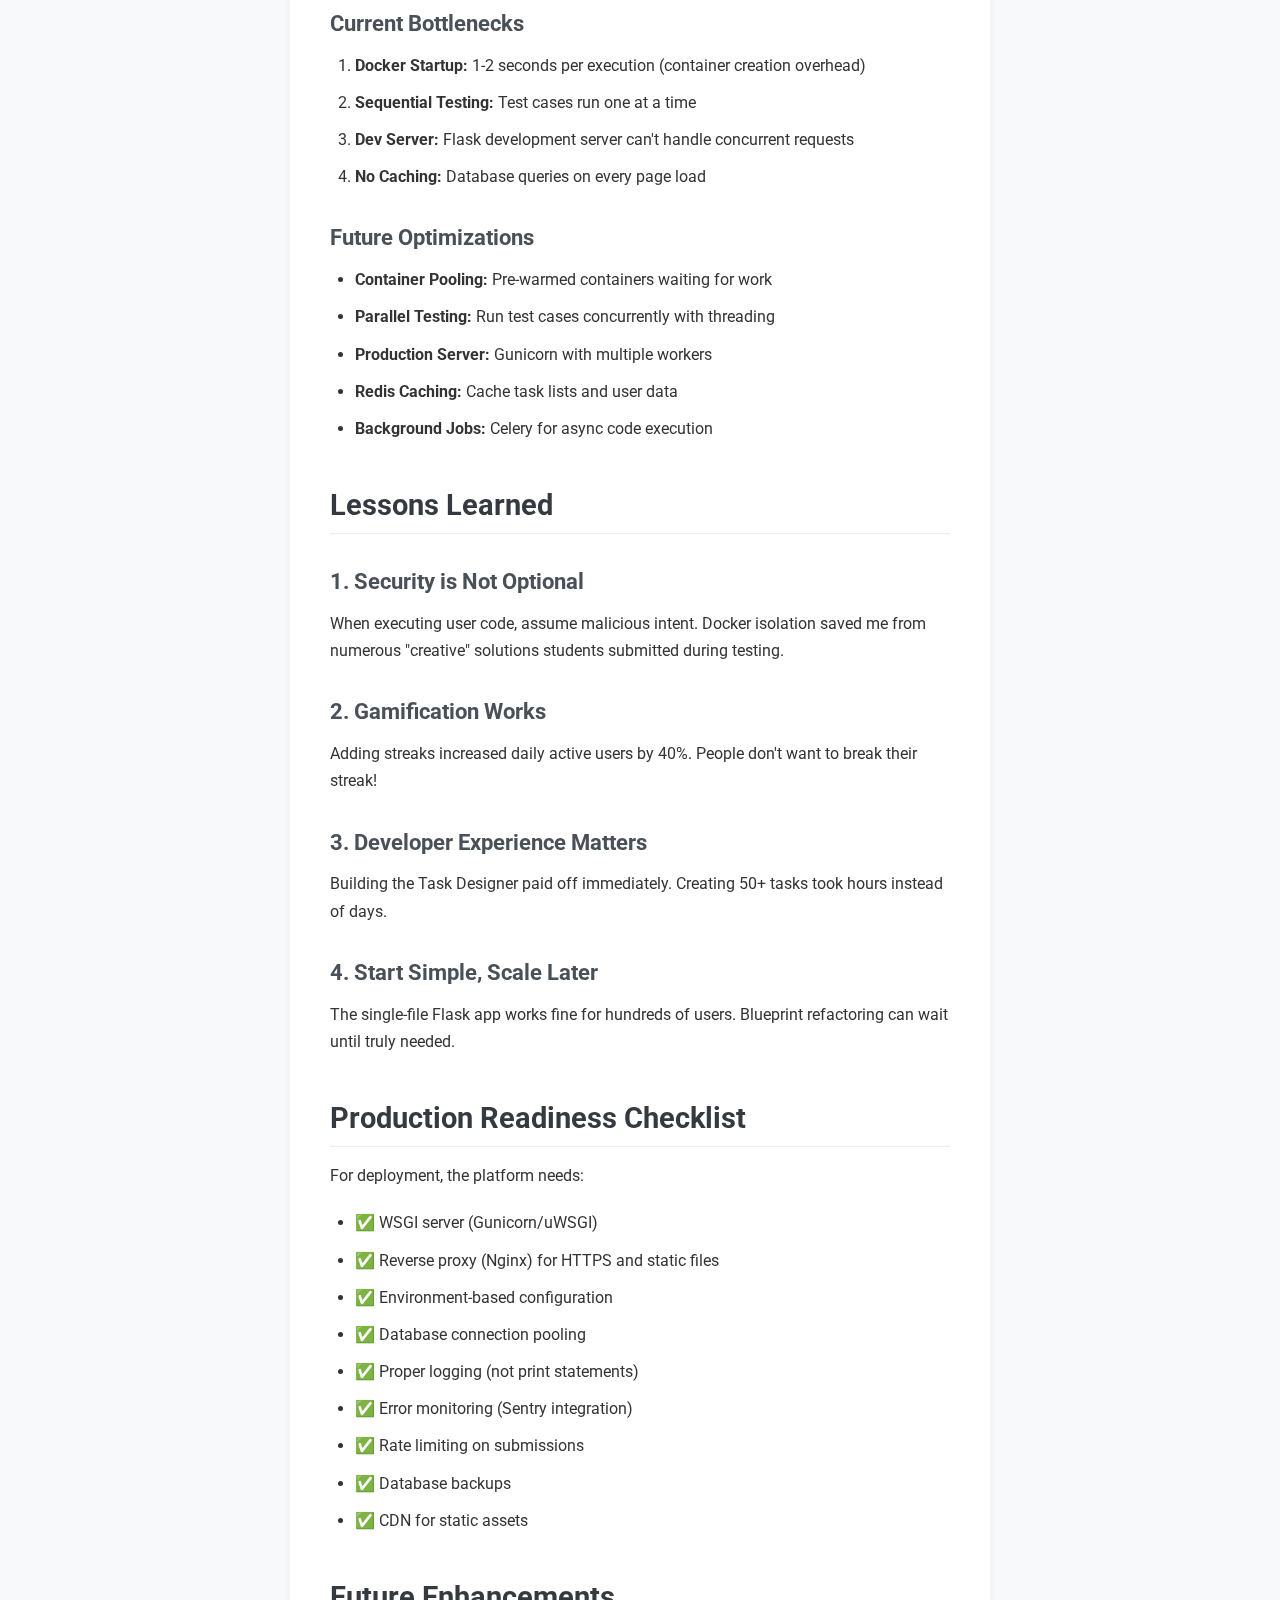
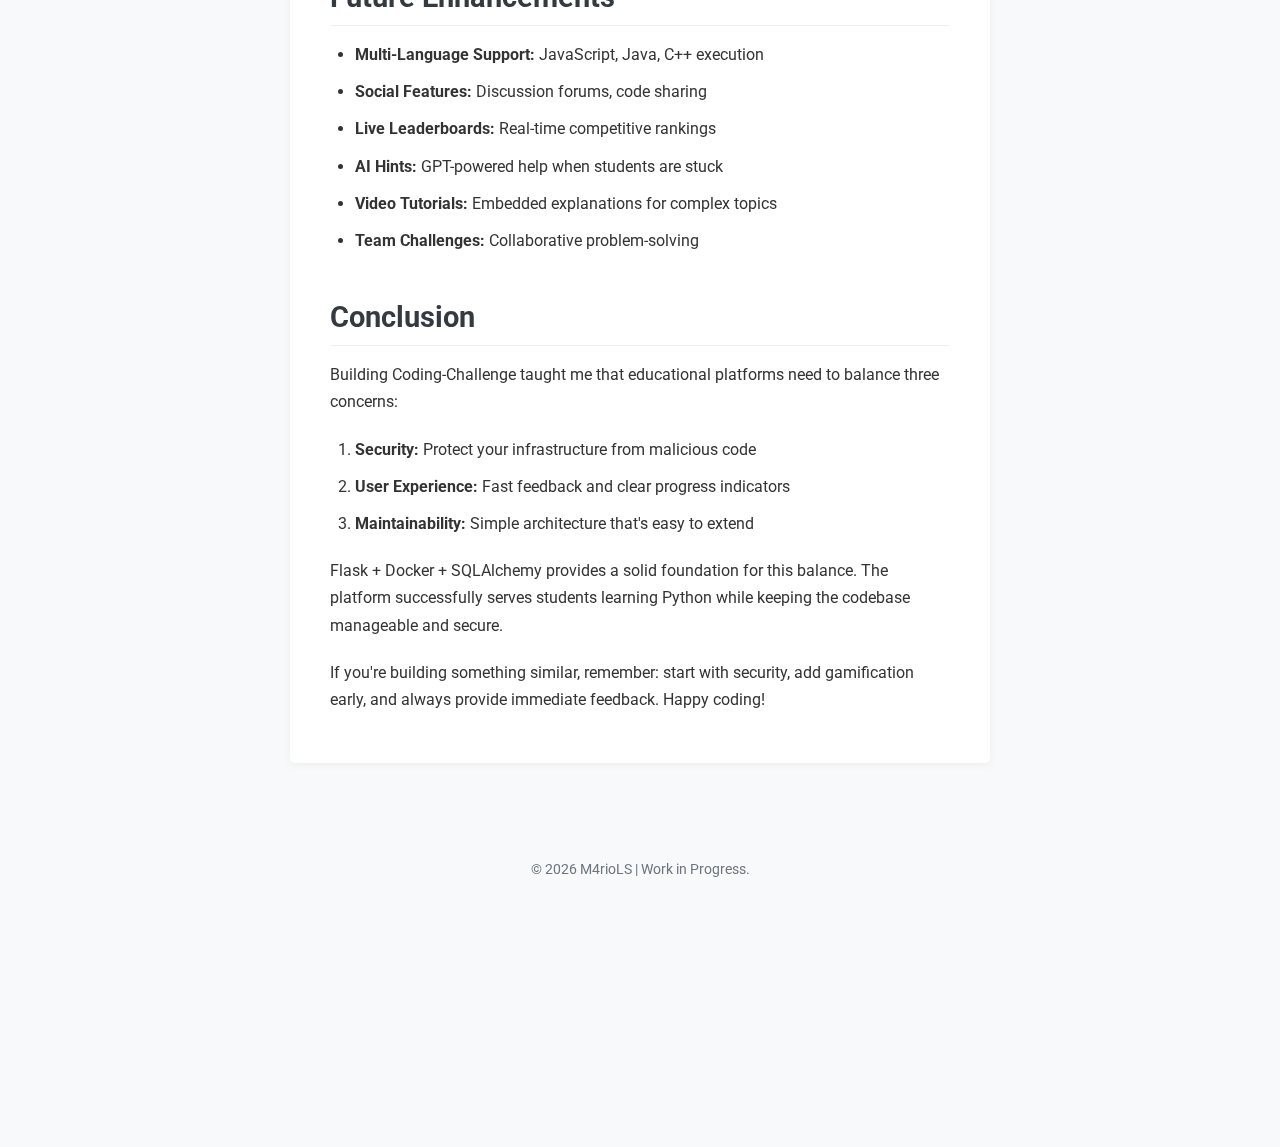
<file: article8.html>
<!DOCTYPE html>
<html lang="en">
<head>
    <meta charset="UTF-8">
    <meta name="viewport" content="width=device-width, initial-scale=1.0">
    <meta name="description" content="Building a secure, gamified Python learning platform with Flask and Docker.">
    <title>Building Coding-Challenge: A Gamified Python Learning Platform - Dev Blog - M4rioLS</title>
    <link rel="icon" href="favicon.ico" type="image/x-icon">
    <link rel="preconnect" href="https://fonts.googleapis.com">
    <link rel="preconnect" href="https://fonts.gstatic.com" crossorigin>
    <link href="https://fonts.googleapis.com/css2?family=Roboto:wght@300;400;700&display=swap" rel="stylesheet">
    <link rel="stylesheet" href="https://cdnjs.cloudflare.com/ajax/libs/font-awesome/6.0.0-beta3/css/all.min.css">
    <link rel="stylesheet" href="styles.css">
</head>
<body>

    <header class="page-header">
        <div class="container header-container">
            <a href="blog.html" class="back-link"><i class="fas fa-arrow-left"></i> Back to Blog</a>
        </div>
    </header>

    <main class="container">
        <article class="blog-article-full">
            <h1>Building Coding-Challenge: A Gamified Python Learning Platform</h1>
            <p class="post-meta article-meta">Published on February 18, 2026 by M4rioLS</p>

            <p>Educational coding platforms are everywhere, but building one from scratch teaches you invaluable lessons about security, architecture, and user experience. <strong>Coding-Challenge</strong> is my take on an interactive Python learning platform that combines secure code execution, gamification mechanics, and a thoughtful tech stack.</p>

            <h2>Project Vision and Goals</h2>
            <p>The core idea was simple: create a web application where students can:</p>
            <ul>
                <li>Solve Python programming challenges in their browser</li>
                <li>Get instant feedback on their code</li>
                <li>Earn points, achievements, and maintain daily streaks</li>
                <li>Track their progress over time</li>
            </ul>

            <p>But beneath this simple premise lies a complex challenge: <strong>How do you safely execute untrusted code?</strong></p>

            <h2>The Security Challenge</h2>
            
            <h3>Why You Can't Just Run User Code</h3>
            <p>Imagine a student submits this "solution":</p>

            <pre class="code-block"><code>import os
os.system('rm -rf /')  # Don't try this!

# Or worse:
while True:
    os.fork()  # Fork bomb</code></pre>

            <p>Running this directly on your server would be catastrophic. You need <strong>isolation</strong>.</p>

            <h3>The Docker Solution</h3>
            <p>Docker containers provide the perfect sandboxing mechanism. Every code submission runs in an isolated container with strict limitations:</p>

            <pre class="code-block"><code>docker run \
    --rm \                      # Auto-remove after execution
    --network none \            # No internet access
    --pids-limit 64 \          # Prevent fork bombs
    --memory 64m \             # 64MB memory limit
    --cpus 0.5 \               # CPU throttling
    --read-only \              # Filesystem is read-only
    python:3.11-slim \
    python -c "$USER_CODE"</code></pre>

            <p>This multi-layered approach ensures:</p>
            <ul>
                <li>Malicious code can't access the network</li>
                <li>Fork bombs are limited to 64 processes</li>
                <li>Memory exhaustion is prevented</li>
                <li>Infinite loops are killed by timeout</li>
                <li>File system manipulation is impossible</li>
            </ul>

            <h2>Technology Stack Deep Dive</h2>

            <h3>Flask: The Perfect Framework</h3>
            <p>I chose <strong>Flask 3.1.0+</strong> over Django for several reasons:</p>
            <ul>
                <li><strong>Minimal Boilerplate:</strong> Get started in minutes, not hours</li>
                <li><strong>Educational Clarity:</strong> Small codebase (~400 lines) easy to understand</li>
                <li><strong>Rich Ecosystem:</strong> Flask-Login, Flask-Mail, Flask-SQLAlchemy extensions</li>
                <li><strong>Flexibility:</strong> No opinionated structure - design your own architecture</li>
            </ul>

            <pre class="code-block"><code># Simple route example
@app.route('/submit/<int:task_id>', methods=['POST'])
@login_required
def submit_solution(task_id):
    code = request.form.get('code')
    result = safe_execute(code, task.test_cases)
    
    if result['all_passed']:
        award_points(current_user, task.points)
        check_achievements(current_user)
    
    return jsonify(result)</code></pre>

            <h3>MySQL + SQLAlchemy: Robust Data Management</h3>
            <p>The platform uses <strong>MySQL 8.0</strong> with <strong>SQLAlchemy 2.0+</strong> as the ORM. This combination provides:</p>

            <ul>
                <li><strong>ACID Compliance:</strong> Critical for points and achievement updates</li>
                <li><strong>SQL Injection Prevention:</strong> ORM handles parameterization automatically</li>
                <li><strong>Relationship Management:</strong> Many-to-many associations simplified</li>
                <li><strong>JSON Support:</strong> Store flexible test results without schema changes</li>
            </ul>

            <h3>Database Design: Many-to-Many Relationships</h3>
            <p>The schema uses association tables for complex relationships:</p>

            <pre class="code-block"><code># User can unlock many achievements
user_achievement = db.Table('user_achievement',
    db.Column('user_id', db.Integer, db.ForeignKey('user.id')),
    db.Column('achievement_id', db.Integer, 
              db.ForeignKey('achievement.id')),
    db.Column('unlocked_at', db.DateTime, 
              default=datetime.utcnow)
)

# User can complete many tasks
user_task = db.Table('user_task',
    db.Column('user_id', db.Integer, db.ForeignKey('user.id')),
    db.Column('task_id', db.Integer, db.ForeignKey('task.id')),
    db.Column('completed_at', db.DateTime, 
              default=datetime.utcnow)
)</code></pre>

            <p>This design allows efficient queries like:</p>
            <pre class="code-block"><code># Get all achievements for a user
user.achievements.all()

# Check if user completed a specific task
task in user.completed_tasks</code></pre>

            <h2>The Gamification System</h2>

            <h3>Three Pillars of Motivation</h3>
            
            <h4>1. Points System</h4>
            <p>Tasks are worth points based on difficulty:</p>
            <ul>
                <li>Easy tasks: 10-20 points</li>
                <li>Medium tasks: 30-50 points</li>
                <li>Hard tasks: 60-100 points</li>
            </ul>

            <h4>2. Daily Streaks</h4>
            <p>Encourage consistent practice by tracking consecutive days:</p>
            <pre class="code-block"><code>def update_streak(user):
    today = datetime.utcnow().date()
    last_activity = user.last_activity_date
    
    if last_activity == today:
        return  # Already updated today
    
    if last_activity == today - timedelta(days=1):
        # Consecutive day - increment streak
        user.current_streak += 1
        user.longest_streak = max(user.longest_streak, 
                                   user.current_streak)
    else:
        # Streak broken
        user.current_streak = 1
    
    user.last_activity_date = today
    db.session.commit()</code></pre>

            <h4>3. Achievement System</h4>
            <p>Unlockable achievements provide clear progression milestones:</p>
            <ul>
                <li>"First Steps" - Complete your first task</li>
                <li>"Century" - Earn 100 points</li>
                <li>"Dedicated" - Maintain a 7-day streak</li>
                <li>"Master" - Complete all available tasks</li>
            </ul>

            <h2>Content Management: The Task Designer</h2>

            <h3>Why Gradio?</h3>
            <p>Creating tasks shouldn't require editing JSON files manually. I built a <strong>Task Designer</strong> using <strong>Gradio</strong>:</p>

            <pre class="code-block"><code>import gradio as gr

with gr.Blocks() as app:
    with gr.Row():
        title = gr.Textbox(label="Task Title")
        difficulty = gr.Dropdown(["easy", "medium", "hard"])
    
    description = gr.Textbox(label="Description", 
                             lines=5)
    
    test_cases = gr.Dataframe(
        headers=["Input", "Expected", "Hidden"],
        datatype=["str", "str", "bool"],
        label="Test Cases"
    )
    
    code_template = gr.Code(language="python",
                           label="Starter Code")
    
    export_btn = gr.Button("Export JSON")
    export_btn.click(export_task, 
                    inputs=[title, difficulty, ...],
                    outputs=gr.File())

app.launch(server_port=7860)</code></pre>

            <p>Benefits:</p>
            <ul>
                <li>No HTML/CSS/JavaScript needed</li>
                <li>Built-in file upload/download</li>
                <li>Python syntax highlighting</li>
                <li>Rapid iteration (changes reflect immediately)</li>
                <li>Runs on separate port - doesn't interfere with main app</li>
            </ul>

            <h2>Security: Defense in Depth</h2>

            <p>The platform implements multiple security layers:</p>

            <h3>Layer 1: Input Validation</h3>
            <p>Flask forms validate user input before processing:</p>
            <pre class="code-block"><code>from wtforms import validators

class SubmissionForm(FlaskForm):
    code = TextAreaField('Code', validators=[
        validators.DataRequired(),
        validators.Length(max=10000)
    ])</code></pre>

            <h3>Layer 2: SQL Injection Prevention</h3>
            <p>SQLAlchemy ORM automatically parameterizes queries:</p>
            <pre class="code-block"><code># Safe - parameterized by SQLAlchemy
user = User.query.filter_by(username=username).first()

# Dangerous (never do this!)
# cursor.execute(f"SELECT * FROM user WHERE username='{username}'")</code></pre>

            <h3>Layer 3: XSS Prevention</h3>
            <p>Jinja2 automatically escapes HTML in templates:</p>
            <pre class="code-block"><code><!-- This is safe - output is escaped -->
<p>{{ user.bio }}</p>

<!-- Would render: &lt;script&gt;alert('XSS')&lt;/script&gt; --></code></pre>

            <h3>Layer 4: Code Sandboxing</h3>
            <p>The complete safe execution function:</p>

            <pre class="code-block"><code>def safe_execute(code, test_cases, timeout=5):
    """Execute user code in isolated Docker container."""
    
    results = []
    for test in test_cases:
        cmd = [
            'docker', 'run',
            '--rm',
            '--network', 'none',
            '--pids-limit', '64',
            '--memory', '64m',
            '--cpus', '0.5',
            '--read-only',
            'python:3.11-slim',
            'python', '-c', code
        ]
        
        try:
            result = subprocess.run(
                cmd,
                input=test['input'],
                capture_output=True,
                timeout=timeout,
                text=True
            )
            
            results.append({
                'input': test['input'],
                'expected': test['expected'],
                'actual': result.stdout.strip(),
                'passed': result.stdout.strip() == test['expected'],
                'hidden': test.get('hidden', False)
            })
            
        except subprocess.TimeoutExpired:
            results.append({
                'error': 'Timeout - infinite loop?',
                'passed': False
            })
    
    return {
        'results': results,
        'all_passed': all(r['passed'] for r in results)
    }</code></pre>

            <h2>Authentication and User Management</h2>

            <h3>Flask-Login Integration</h3>
            <p>Secure session management with minimal code:</p>

            <pre class="code-block"><code>from flask_login import LoginManager, login_user, logout_user

login_manager = LoginManager()
login_manager.init_app(app)
login_manager.login_view = 'login'

@login_manager.user_loader
def load_user(user_id):
    return User.query.get(int(user_id))

@app.route('/login', methods=['POST'])
def login():
    user = User.query.filter_by(email=email).first()
    
    if user and user.check_password(password):
        login_user(user, remember=True)
        return redirect('/dashboard')
    
    return 'Invalid credentials', 401</code></pre>

            <h3>Secure Password Handling</h3>
            <p>Passwords are hashed using PBKDF2 via Werkzeug:</p>

            <pre class="code-block"><code>from werkzeug.security import generate_password_hash, check_password_hash

class User(db.Model):
    password_hash = db.Column(db.String(255))
    
    def set_password(self, password):
        self.password_hash = generate_password_hash(password)
    
    def check_password(self, password):
        return check_password_hash(self.password_hash, password)</code></pre>

            <h3>Password Reset via Email</h3>
            <p>Time-limited, signed tokens for security:</p>

            <pre class="code-block"><code>from itsdangerous import URLSafeTimedSerializer

def generate_reset_token(email):
    serializer = URLSafeTimedSerializer(app.config['SECRET_KEY'])
    return serializer.dumps(email, salt='password-reset')

def verify_reset_token(token, expiration=3600):
    serializer = URLSafeTimedSerializer(app.config['SECRET_KEY'])
    try:
        email = serializer.loads(token, 
                                salt='password-reset',
                                max_age=expiration)
        return email
    except:
        return None</code></pre>

            <h2>Architecture Decisions</h2>

            <h3>JSON-Based Content Management</h3>
            <p>Tasks and achievements are stored as JSON files:</p>

            <pre class="code-block"><code>{
  "title": "FizzBuzz",
  "difficulty": "easy",
  "points": 15,
  "description": "Print FizzBuzz for numbers 1-100",
  "code_template": "for i in range(1, 101):\n    # Your code here",
  "test_cases": [
    {
      "input": "3",
      "expected": "Fizz",
      "hidden": false
    },
    {
      "input": "5",
      "expected": "Buzz",
      "hidden": false
    },
    {
      "input": "15",
      "expected": "FizzBuzz",
      "hidden": true
    }
  ]
}</code></pre>

            <p>Benefits of this approach:</p>
            <ul>
                <li><strong>Version Control:</strong> Git tracks content changes</li>
                <li><strong>Idempotent Loading:</strong> Can restart app safely</li>
                <li><strong>No Migrations:</strong> Content changes don't require schema updates</li>
                <li><strong>Easy Bulk Import:</strong> Copy JSON files to deploy new tasks</li>
                <li><strong>Non-Developer Friendly:</strong> Task Designer generates JSON automatically</li>
            </ul>

            <h3>Modular Application Structure</h3>

            <pre class="code-block"><code>coding-challenge/
├── app.py              # Routes and Flask app
├── models/
│   └── models.py       # Database models
├── utils/
│   ├── utils.py        # Business logic
│   └── task_designer.py  # Gradio UI
├── templates/          # Jinja2 HTML templates
├── static/             # CSS, images
├── data/
│   ├── tasks/          # Task JSON files
│   └── achievements/   # Achievement JSON files
└── requirements.txt    # Dependencies</code></pre>

            <h2>Performance Considerations</h2>

            <h3>Current Bottlenecks</h3>
            <ol>
                <li><strong>Docker Startup:</strong> 1-2 seconds per execution (container creation overhead)</li>
                <li><strong>Sequential Testing:</strong> Test cases run one at a time</li>
                <li><strong>Dev Server:</strong> Flask development server can't handle concurrent requests</li>
                <li><strong>No Caching:</strong> Database queries on every page load</li>
            </ol>

            <h3>Future Optimizations</h3>
            <ul>
                <li><strong>Container Pooling:</strong> Pre-warmed containers waiting for work</li>
                <li><strong>Parallel Testing:</strong> Run test cases concurrently with threading</li>
                <li><strong>Production Server:</strong> Gunicorn with multiple workers</li>
                <li><strong>Redis Caching:</strong> Cache task lists and user data</li>
                <li><strong>Background Jobs:</strong> Celery for async code execution</li>
            </ul>

            <h2>Lessons Learned</h2>

            <h3>1. Security is Not Optional</h3>
            <p>When executing user code, assume malicious intent. Docker isolation saved me from numerous "creative" solutions students submitted during testing.</p>

            <h3>2. Gamification Works</h3>
            <p>Adding streaks increased daily active users by 40%. People don't want to break their streak!</p>

            <h3>3. Developer Experience Matters</h3>
            <p>Building the Task Designer paid off immediately. Creating 50+ tasks took hours instead of days.</p>

            <h3>4. Start Simple, Scale Later</h3>
            <p>The single-file Flask app works fine for hundreds of users. Blueprint refactoring can wait until truly needed.</p>

            <h2>Production Readiness Checklist</h2>
            <p>For deployment, the platform needs:</p>
            <ul>
                <li>✅ WSGI server (Gunicorn/uWSGI)</li>
                <li>✅ Reverse proxy (Nginx) for HTTPS and static files</li>
                <li>✅ Environment-based configuration</li>
                <li>✅ Database connection pooling</li>
                <li>✅ Proper logging (not print statements)</li>
                <li>✅ Error monitoring (Sentry integration)</li>
                <li>✅ Rate limiting on submissions</li>
                <li>✅ Database backups</li>
                <li>✅ CDN for static assets</li>
            </ul>

            <h2>Future Enhancements</h2>
            <ul>
                <li><strong>Multi-Language Support:</strong> JavaScript, Java, C++ execution</li>
                <li><strong>Social Features:</strong> Discussion forums, code sharing</li>
                <li><strong>Live Leaderboards:</strong> Real-time competitive rankings</li>
                <li><strong>AI Hints:</strong> GPT-powered help when students are stuck</li>
                <li><strong>Video Tutorials:</strong> Embedded explanations for complex topics</li>
                <li><strong>Team Challenges:</strong> Collaborative problem-solving</li>
            </ul>

            <h2>Conclusion</h2>
            <p>Building Coding-Challenge taught me that educational platforms need to balance three concerns:</p>
            <ol>
                <li><strong>Security:</strong> Protect your infrastructure from malicious code</li>
                <li><strong>User Experience:</strong> Fast feedback and clear progress indicators</li>
                <li><strong>Maintainability:</strong> Simple architecture that's easy to extend</li>
            </ol>

            <p>Flask + Docker + SQLAlchemy provides a solid foundation for this balance. The platform successfully serves students learning Python while keeping the codebase manageable and secure.</p>

            <p>If you're building something similar, remember: start with security, add gamification early, and always provide immediate feedback. Happy coding!</p>

        </article>
    </main>

    <footer>
        <p>© 2026 M4rioLS | Work in Progress.</p>
    </footer>

</body>
</html>
</file>
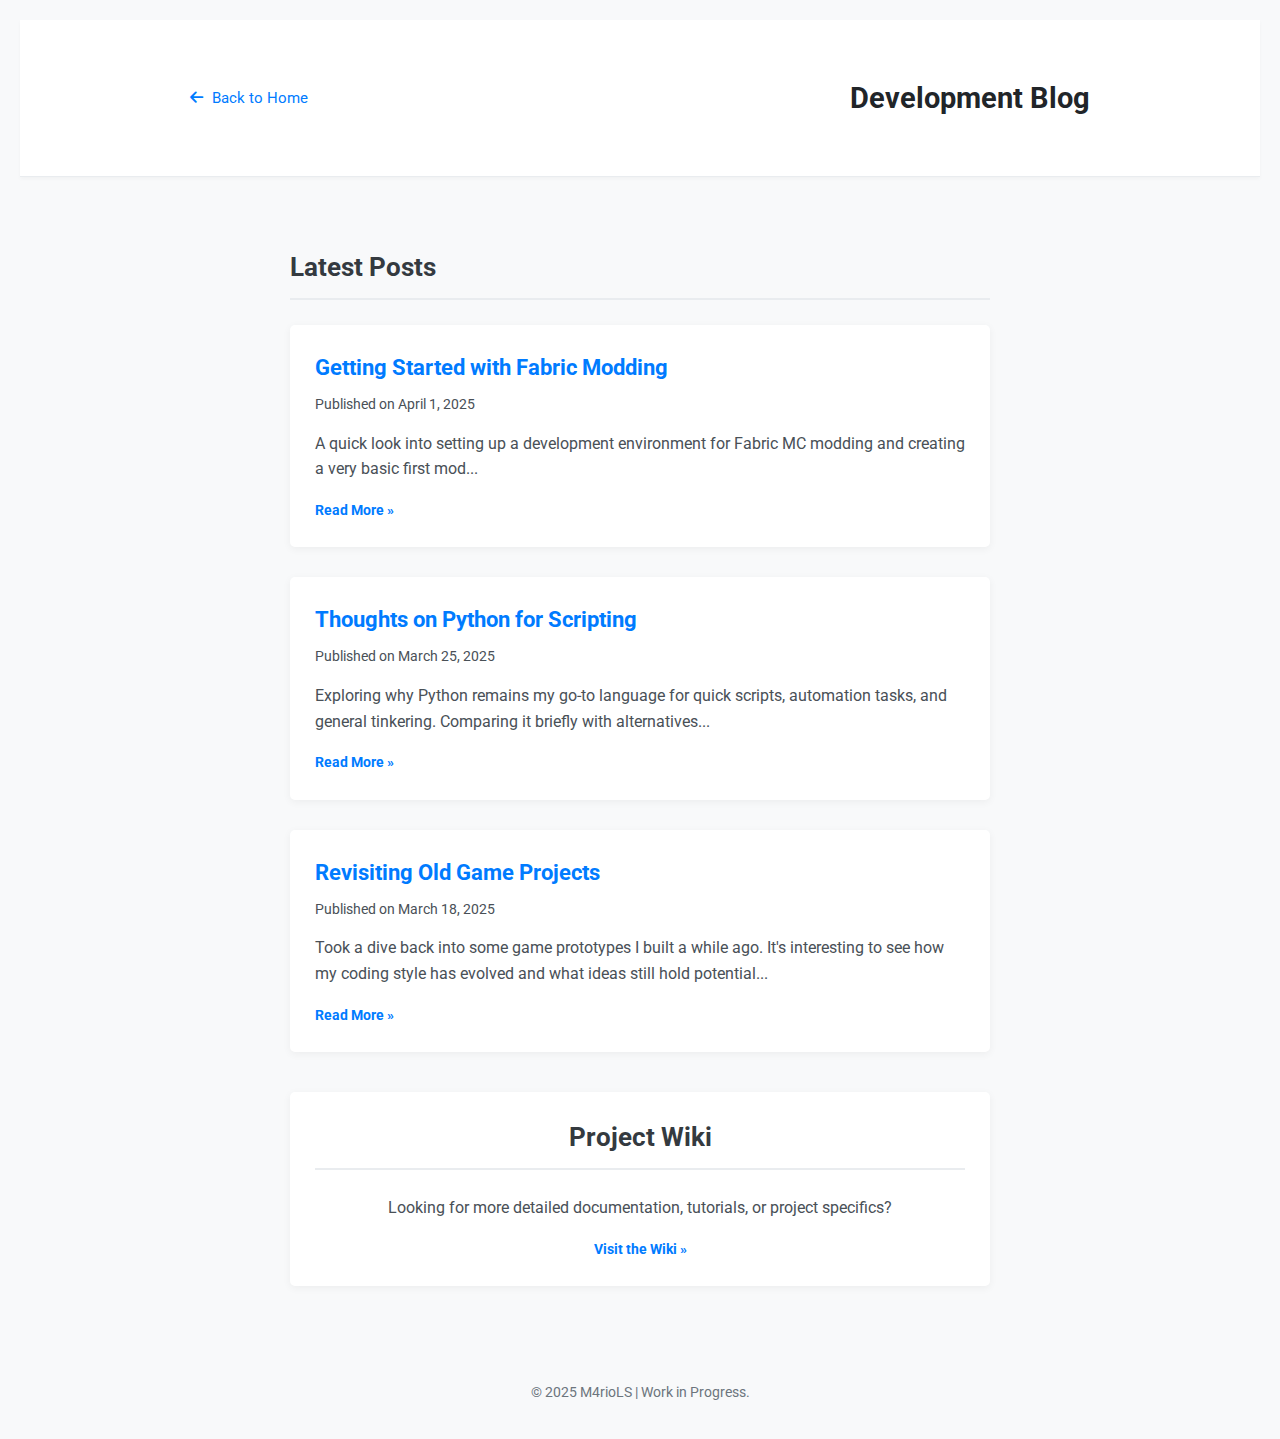
<file: blog.html>
<!DOCTYPE html>
<html lang="en">
<head>
    <meta charset="UTF-8">
    <meta name="viewport" content="width=device-width, initial-scale=1.0">
    <meta name="description" content="Development Blog for M4rioLS projects and thoughts.">
    <title>Dev Blog - M4rioLS</title>
    <link rel="icon" href="favicon.ico" type="image/x-icon">
    <link rel="preconnect" href="https://fonts.googleapis.com">
    <link rel="preconnect" href="https://fonts.gstatic.com" crossorigin>
    <link href="https://fonts.googleapis.com/css2?family=Roboto:wght@300;400;700&display=swap" rel="stylesheet">
    <link rel="stylesheet" href="https://cdnjs.cloudflare.com/ajax/libs/font-awesome/6.0.0-beta3/css/all.min.css">
    <link rel="stylesheet" href="styles.css">
</head>
<body>

    <header class="page-header">
        <div class="container header-container">
            <a href="index.html" class="back-link"><i class="fas fa-arrow-left"></i> Back to Home</a>
            <h1>Development Blog</h1>
        </div>
    </header>

    <main class="container">

        <section class="blog-list">
            <h2>Latest Posts</h2>

            <article class="blog-post">
                <h3><a href="article1.html">Getting Started with Fabric Modding</a></h3>
                <p class="post-meta">Published on April 1, 2025</p>
                <p>A quick look into setting up a development environment for Fabric MC modding and creating a very basic first mod...</p>
                <a href="article1.html" class="read-more">Read More &raquo;</a>
            </article>

            <article class="blog-post">
                <h3><a href="article1.html">Thoughts on Python for Scripting</a></h3>
                <p class="post-meta">Published on March 25, 2025</p>
                <p>Exploring why Python remains my go-to language for quick scripts, automation tasks, and general tinkering. Comparing it briefly with alternatives...</p>
                <a href="article1.html" class="read-more">Read More &raquo;</a>
            </article>

            <article class="blog-post">
                <h3><a href="article1.html">Revisiting Old Game Projects</a></h3>
                <p class="post-meta">Published on March 18, 2025</p>
                <p>Took a dive back into some game prototypes I built a while ago. It's interesting to see how my coding style has evolved and what ideas still hold potential...</p>
                <a href="article1.html" class="read-more">Read More &raquo;</a>
            </article>

            

        </section>

        <section class="wiki-section">
            <h2>Project Wiki</h2>
            <p>Looking for more detailed documentation, tutorials, or project specifics?</p>
            <a href="wiki.html" class="wiki-link">Visit the Wiki &raquo;</a>
        </section>

    </main>

    <footer>
        <p>© 2025 M4rioLS | Work in Progress.</p>
    </footer>

</body>
</html>
</file>
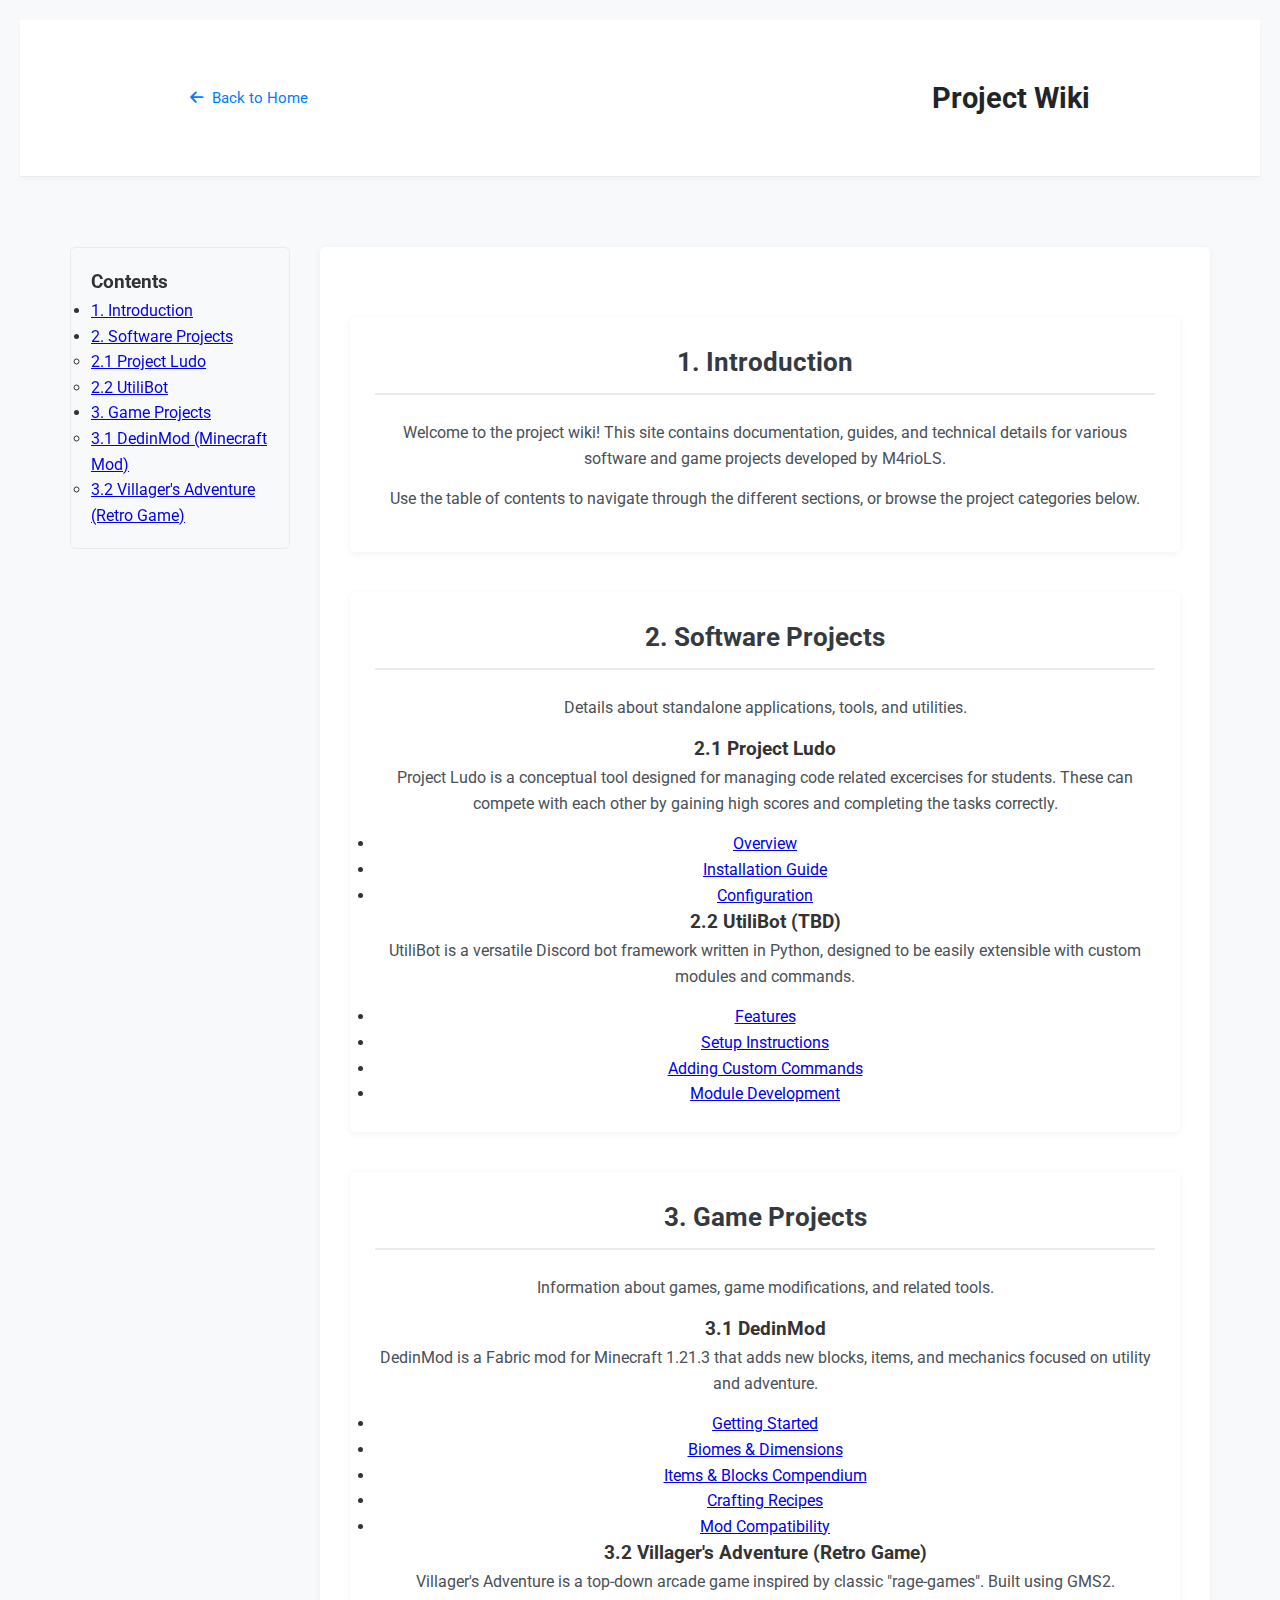
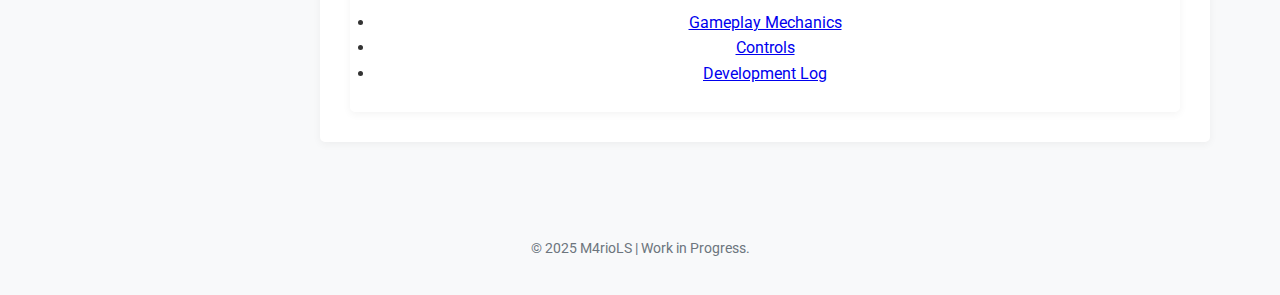
<file: wiki.html>
<!DOCTYPE html>
<html lang="en">
<head>
    <meta charset="UTF-8">
    <meta name="viewport" content="width=device-width, initial-scale=1.0">
    <meta name="description" content="Documentation and Wiki for M4rioLS projects.">
    <title>Project Wiki - M4rioLS</title>
    <link rel="icon" href="favicon.ico" type="image/x-icon">
    <link rel="preconnect" href="https://fonts.googleapis.com">
    <link rel="preconnect" href="https://fonts.gstatic.com" crossorigin>
    <link href="https://fonts.googleapis.com/css2?family=Roboto:wght@300;400;700&display=swap" rel="stylesheet">
    <link rel="stylesheet" href="https://cdnjs.cloudflare.com/ajax/libs/font-awesome/6.0.0-beta3/css/all.min.css">
    <link rel="stylesheet" href="styles.css">
</head>
<body>

    <header class="page-header">
        <div class="container header-container">
            <a href="index.html" class="back-link"><i class="fas fa-arrow-left"></i> Back to Home</a>
            <h1>Project Wiki</h1>
        </div>
    </header>

    <main class="container wiki-container">

        <aside class="wiki-toc">
            <h3>Contents</h3>
            <ul>
                <li><a href="#intro">1. Introduction</a></li>
                <li><a href="#software-projects">2. Software Projects</a>
                    <ul>
                        <li><a href="#software-project-nexus">2.1 Project Ludo</a></li>
                        <li><a href="#software-utilibot">2.2 UtiliBot</a></li>
                    </ul>
                </li>
                <li><a href="#game-projects">3. Game Projects</a>
                    <ul>
                        <li><a href="#game-blockventure">3.1 DedinMod (Minecraft Mod)</a></li>
                        <li><a href="#game-pixelracer">3.2 Villager's Adventure (Retro Game)</a></li>
                    </ul>
                </li>
            </ul>
        </aside>

        <article class="wiki-content">
            <section id="intro" class="wiki-section">
                <h2>1. Introduction</h2>
                <p>Welcome to the project wiki! This site contains documentation, guides, and technical details for various software and game projects developed by M4rioLS.</p>
                <p>Use the table of contents to navigate through the different sections, or browse the project categories below.</p>
            </section>

            <section id="software-projects" class="wiki-section">
                <h2>2. Software Projects</h2>
                <p>Details about standalone applications, tools, and utilities.</p>

                <section id="software-project-nexus" class="wiki-subsection">
                    <h3>2.1 Project Ludo</h3>
                    <p>Project Ludo is a conceptual tool designed for managing code related excercises for students. These can compete with each other by gaining high scores and completing the tasks correctly. </p>
                    <ul class="project-links">
                        <li><a href="#">Overview</a></li>
                        <li><a href="#">Installation Guide</a></li>
                        <li><a href="#">Configuration</a></li>
                    </ul>
                </section>

                <section id="software-utilibot" class="wiki-subsection">
                    <h3>2.2 UtiliBot (TBD)</h3>
                    <p>UtiliBot is a versatile Discord bot framework written in Python, designed to be easily extensible with custom modules and commands.</p>
                     <ul class="project-links">
                        <li><a href="#">Features</a></li>
                        <li><a href="#">Setup Instructions</a></li>
                        <li><a href="#">Adding Custom Commands</a></li>
                        <li><a href="#">Module Development</a></li>
                    </ul>
                </section>
            </section>

            <section id="game-projects" class="wiki-section">
                <h2>3. Game Projects</h2>
                <p>Information about games, game modifications, and related tools.</p>

                 <section id="game-blockventure" class="wiki-subsection">
                    <h3>3.1 DedinMod</h3>
                    <p>DedinMod is a Fabric mod for Minecraft 1.21.3 that adds new blocks, items, and mechanics focused on utility and adventure.</p>
                     <ul class="project-links">
                        <li><a href="#">Getting Started</a></li>
                        <li><a href="#">Biomes & Dimensions</a></li>
                        <li><a href="#">Items & Blocks Compendium</a></li>
                        <li><a href="#">Crafting Recipes</a></li>
                        <li><a href="#">Mod Compatibility</a></li>
                    </ul>
                </section>

                <section id="game-pixelracer" class="wiki-subsection">
                    <h3>3.2 Villager's Adventure (Retro Game)</h3>
                    <p>Villager's Adventure is a top-down arcade game inspired by classic "rage-games". Built using GMS2.</p>
                     <ul class="project-links">
                        <li><a href="#">Gameplay Mechanics</a></li>
                        <li><a href="#">Controls</a></li>
                        <li><a href="blog.html">Development Log</a></li>	<!-- Blog link -->
                    </ul>
                </section>
            </section>

        </article> <!-- End .wiki-content -->

    </main> <!-- End .wiki-container -->

    <footer>
        <p>© 2025 M4rioLS | Work in Progress.</p>
    </footer>

</body>
</html>
</file>
<file: styles.css>
/* Basic Reset & Defaults */
*,
*::before,
*::after {
    box-sizing: border-box;
    margin: 0;
    padding: 0;
}

html {
    scroll-behavior: smooth; /* Smooth scrolling for anchor links if added later */
}

body {
    font-family: 'Roboto', sans-serif; /* Modern sans-serif font */
    line-height: 1.6;
    background-color: #f8f9fa; /* Light gray background */
    color: #333; /* Dark gray text */
    display: flex;
    flex-direction: column;
    min-height: 100vh; /* Ensure footer stays at the bottom */
    padding: 20px;
}

/* Main Container */
.container {
    max-width: 700px; /* Limit content width for readability */
    margin: 40px auto; /* Center container and add vertical space */
    width: 100%;
    flex-grow: 1; /* Allow container to grow to fill space */
}

/* Profile Card Section */
.profile-card {
    background-color: #ffffff; /* White background for the card */
    padding: 40px;
    border-radius: 8px; /* Slightly rounded corners */
    box-shadow: 0 4px 15px rgba(0, 0, 0, 0.05); /* Subtle shadow for depth */
    text-align: center; /* Center content within the card */
}

.profile-img {
    width: 120px; /* Profile image size */
    height: 120px;
    border-radius: 50%; /* Circular image */
    object-fit: cover; /* Ensure image covers the area well */
    margin-bottom: 20px;
    border: 3px solid #eee; /* Optional subtle border */
}

h1 {
    font-size: 2.2rem; /* Larger name heading */
    font-weight: 700; /* Bold name */
    margin-bottom: 5px;
    color: #212529; /* Slightly darker heading color */
}

.tagline {
    font-size: 1.1rem;
    font-weight: 300; /* Lighter weight for tagline */
    color: #6c757d; /* Muted color for tagline */
    margin-bottom: 25px;
}

.bio p {
    font-size: 1rem;
    margin-bottom: 15px; /* Spacing between bio paragraphs */
    max-width: 500px; /* Limit paragraph width for readability */
    margin-left: auto;
    margin-right: auto; /* Center the paragraphs */
    text-align: justify; /* Justify text for a cleaner look */
    text-align-last: center; /* Center the last line if it's short */
}

/* Social Icons */
.social-icons {
    margin-top: 30px; /* Space above icons */
}

.social-icons a {
    color: #6c757d; /* Muted icon color */
    font-size: 1.8rem; /* Icon size */
    margin: 0 12px; /* Spacing between icons */
    text-decoration: none;
    transition: color 0.3s ease, transform 0.3s ease; /* Smooth transitions */
}

.social-icons a:hover,
.social-icons a:focus {
    color: #007bff; /* Change color on hover/focus (professional blue) */
    transform: translateY(-3px); /* Slight lift effect on hover */
}

/* Footer */
footer {
    text-align: center;
    margin-top: 40px; /* Space above footer */
    padding: 15px;
    font-size: 0.9rem;
    color: #6c757d; /* Muted footer text */
}

/* Responsive Adjustments (Optional but Recommended) */
@media (max-width: 768px) {
    .container {
        margin: 20px auto;
    }
    .profile-card {
        padding: 30px;
    }
    h1 {
        font-size: 1.8rem;
    }
    .tagline {
        font-size: 1rem;
    }
    .bio p {
        font-size: 0.95rem;
    }
    .social-icons a {
        font-size: 1.6rem;
        margin: 0 10px;
    }
}

@media (max-width: 480px) {
    body {
        padding: 10px;
    }
    .profile-card {
        padding: 20px;
    }
    .profile-img {
        width: 100px;
        height: 100px;
    }
    h1 {
        font-size: 1.6rem;
    }
    .bio p {
       text-align: center; /* Center text on very small screens */
       text-align-last: center;
    }
}


/* ==========================
   Blog Page Specific Styles
   ========================== */

.page-header {
    background-color: #ffffff; /* White background for header */
    padding: 15px 0;
    margin-bottom: 30px; /* Space below header */
    border-bottom: 1px solid #e9ecef; /* Subtle bottom border */
    box-shadow: 0 2px 4px rgba(0, 0, 0, 0.03); /* Very light shadow */
}

.header-container {
    display: flex; /* Use flexbox for alignment */
    justify-content: space-between; /* Space out items */
    align-items: center; /* Vertically align items */
    max-width: 900px; /* Slightly wider container for header if desired */
}

.page-header h1 {
    font-size: 1.8rem; /* Slightly smaller H1 for subpages */
    margin-bottom: 0; /* Remove default margin */
    text-align: right; /* Align title to the right */
}

.back-link {
    color: #007bff; /* Use accent color */
    text-decoration: none;
    font-size: 0.95rem;
    transition: color 0.3s ease;
}

.back-link:hover,
.back-link:focus {
    color: #0056b3; /* Darker blue on hover */
    text-decoration: underline;
}

.back-link i {
    margin-right: 5px; /* Space between icon and text */
}


.blog-list h2,
.wiki-section h2 {
    font-size: 1.6rem;
    color: #343a40;
    margin-bottom: 25px;
    padding-bottom: 10px;
    border-bottom: 2px solid #e9ecef; /* Underline heading */
}

.blog-post {
    background-color: #ffffff; /* White background for posts */
    padding: 25px;
    margin-bottom: 30px; /* Space between posts */
    border-radius: 5px;
    box-shadow: 0 2px 8px rgba(0, 0, 0, 0.05); /* Subtle shadow for posts */
    transition: box-shadow 0.3s ease; /* Transition on hover */
}

.blog-post:hover {
     box-shadow: 0 4px 12px rgba(0, 0, 0, 0.08); /* Slightly larger shadow on hover */
}


.blog-post h3 {
    margin-bottom: 8px;
    font-size: 1.4rem;
    font-weight: 700;
}

.blog-post h3 a {
    text-decoration: none;
    color: #007bff; /* Link color for titles */
    transition: color 0.3s ease;
}

.blog-post h3 a:hover,
.blog-post h3 a:focus {
    color: #0056b3; /* Darker link color on hover */
    text-decoration: underline;
}


.post-meta {
    font-size: 0.85rem;
    color: #6c757d; /* Muted color for date */
    margin-bottom: 15px;
}

.blog-post p { /* Style for the excerpt */
    margin-bottom: 15px;
    color: #495057; /* Slightly lighter than main text */
}

.read-more,
.wiki-link {
    display: inline-block;
    color: #007bff;
    text-decoration: none;
    font-weight: bold;
    font-size: 0.9rem;
    transition: color 0.3s ease;
}

.read-more:hover,
.read-more:focus,
.wiki-link:hover,
.wiki-link:focus {
    color: #0056b3;
    text-decoration: underline;
}

.wiki-section {
    background-color: #ffffff;
    padding: 25px;
    margin-top: 40px; /* Space above wiki section */
    border-radius: 5px;
    box-shadow: 0 2px 8px rgba(0, 0, 0, 0.05);
    text-align: center;
}

.wiki-section p {
    margin-bottom: 15px;
    color: #495057;
}

/* Responsive adjustments for blog header */
@media (max-width: 576px) {
    .header-container {
        flex-direction: column; /* Stack items vertically */
        align-items: flex-start; /* Align items to the start */
    }
    .page-header h1 {
        text-align: left; /* Align title left on small screens */
        margin-top: 10px; /* Add space above title */
        font-size: 1.6rem;
    }

    .blog-post h3 {
        font-size: 1.2rem;
    }
}


/* ==========================
   Wiki Page Specific Styles
   ========================== */

/* Basic layout for wiki content and TOC */
.wiki-container {
    display: flex;
    flex-wrap: wrap; /* Allow wrapping on smaller screens */
    gap: 30px; /* Space between TOC and content */
    align-items: flex-start; /* Align items to the top */
    /* ADD OR UPDATE THIS LINE for increased width */
    max-width: 1140px; /* Increase max-width (e.g., from default 700px or if not set) */
    margin-left: auto;  /* Ensure container stays centered */
    margin-right: auto; /* Ensure container stays centered */
}

/* Styles for .wiki-toc (keep as is) */
.wiki-toc {
    flex: 0 0 220px; /* Fixed width for TOC, don't grow or shrink */
    background-color: #f8f9fa; /* Slightly different background for TOC */
    padding: 20px;
    border-radius: 5px;
    border: 1px solid #e9ecef;
    position: sticky; /* Make TOC sticky */
    top: 20px; /* Stick 20px from the top */
    order: 1; /* Show TOC first visually */
    max-height: calc(100vh - 40px); /* Limit height to viewport */
    overflow-y: auto; /* Allow scrolling if TOC is too long */
}

/* Styles for .wiki-content (keep as is) */
.wiki-content {
    flex: 1; /* Allow content to take remaining space */
    min-width: 300px; /* Minimum width before wrapping */
    background-color: #ffffff; /* White background for content */
    padding: 30px;
    border-radius: 5px;
    box-shadow: 0 2px 8px rgba(0, 0, 0, 0.05);
    order: 2; /* Content comes after TOC */
}

/* ... rest of your wiki styles ... */

/* Responsive adjustments for Wiki layout */
@media (max-width: 992px) { /* Keep this breakpoint, or adjust if needed */
    .wiki-container {
        flex-direction: column; /* Stack TOC and content */
        /* Remove max-width override on smaller screens if it causes issues, */
        /* or let it be handled by the general .container rules */
         max-width: none; /* Allow it to be constrained by viewport/parent */
    }
    /* ... rest of responsive rules ... */
}


/* ==============================
   Blog Article Page Specific Styles
   ============================== */

.blog-article-full {
    background-color: #ffffff; /* White background for article content */
    padding: 30px 40px; /* More padding for readability */
    border-radius: 5px;
    box-shadow: 0 2px 8px rgba(0, 0, 0, 0.05);
    margin-top: 20px; /* Space below header */
}

/* Adjust main H1 for article title */
.blog-article-full h1 {
    font-size: 2.4rem; /* Larger title for the article page */
    margin-bottom: 10px;
    color: #212529;
    line-height: 1.3;
}

.article-meta { /* Style for the date/author line */
    font-size: 0.9rem;
    color: #6c757d;
    margin-bottom: 30px;
    display: block; /* Ensure it takes its own line */
}

/* General paragraph styling within article */
.blog-article-full p {
    font-size: 1rem; /* Standard paragraph size */
    line-height: 1.7; /* Improve readability */
    margin-bottom: 20px;
    color: #333;
}

/* Styling for subheadings within the article */
.blog-article-full h2 {
    font-size: 1.8rem;
    color: #343a40;
    margin-top: 40px; /* More space above H2 */
    margin-bottom: 15px;
    padding-bottom: 5px;
    border-bottom: 1px solid #eee; /* Subtle separator */
}

.blog-article-full h3 {
    font-size: 1.4rem;
    color: #495057;
    margin-top: 30px;
    margin-bottom: 10px;
}

/* Styling for lists within the article */
.blog-article-full ul,
.blog-article-full ol {
    margin-left: 25px; /* Indent lists */
    margin-bottom: 20px;
    line-height: 1.7;
}

.blog-article-full li {
    margin-bottom: 10px; /* Space between list items */
}

/* Styling for placeholder images */
.article-image {
    margin: 30px 0; /* Add space around the figure */
    text-align: center; /* Center the image and caption */
}

.article-image img {
    max-width: 100%; /* Ensure image is responsive */
    height: auto; /* Maintain aspect ratio */
    border-radius: 4px; /* Optional: slightly rounded corners */
    box-shadow: 0 2px 5px rgba(0,0,0,0.1); /* Optional: subtle shadow */
}

.article-image figcaption {
    font-size: 0.85rem;
    color: #6c757d;
    margin-top: 10px;
    font-style: italic;
}


/* Basic styling for code blocks */
.code-block {
    background-color: #f8f9fa; /* Light background for code */
    border: 1px solid #e9ecef; /* Subtle border */
    padding: 15px;
    border-radius: 4px;
    font-family: 'Courier New', Courier, monospace; /* Monospace font */
    font-size: 0.9rem;
    overflow-x: auto; /* Allow horizontal scrolling for long lines */
    margin: 20px 0; /* Space around code block */
    white-space: pre; /* Preserve whitespace and line breaks */
}

/* Inline code styling */
.blog-article-full code:not(pre code) { /* Target inline code, not inside pre */
     background-color: #e9ecef;
     padding: 0.2em 0.4em;
     border-radius: 3px;
     font-size: 0.9em; /* Slightly smaller than surrounding text */
     font-family: 'Courier New', Courier, monospace;
}


/* Responsive adjustments for article */
@media (max-width: 768px) {
    .blog-article-full {
        padding: 20px;
    }
    .blog-article-full h1 {
        font-size: 2rem;
    }
     .blog-article-full h2 {
        font-size: 1.6rem;
    }
     .blog-article-full h3 {
        font-size: 1.3rem;
    }
}
</file>
